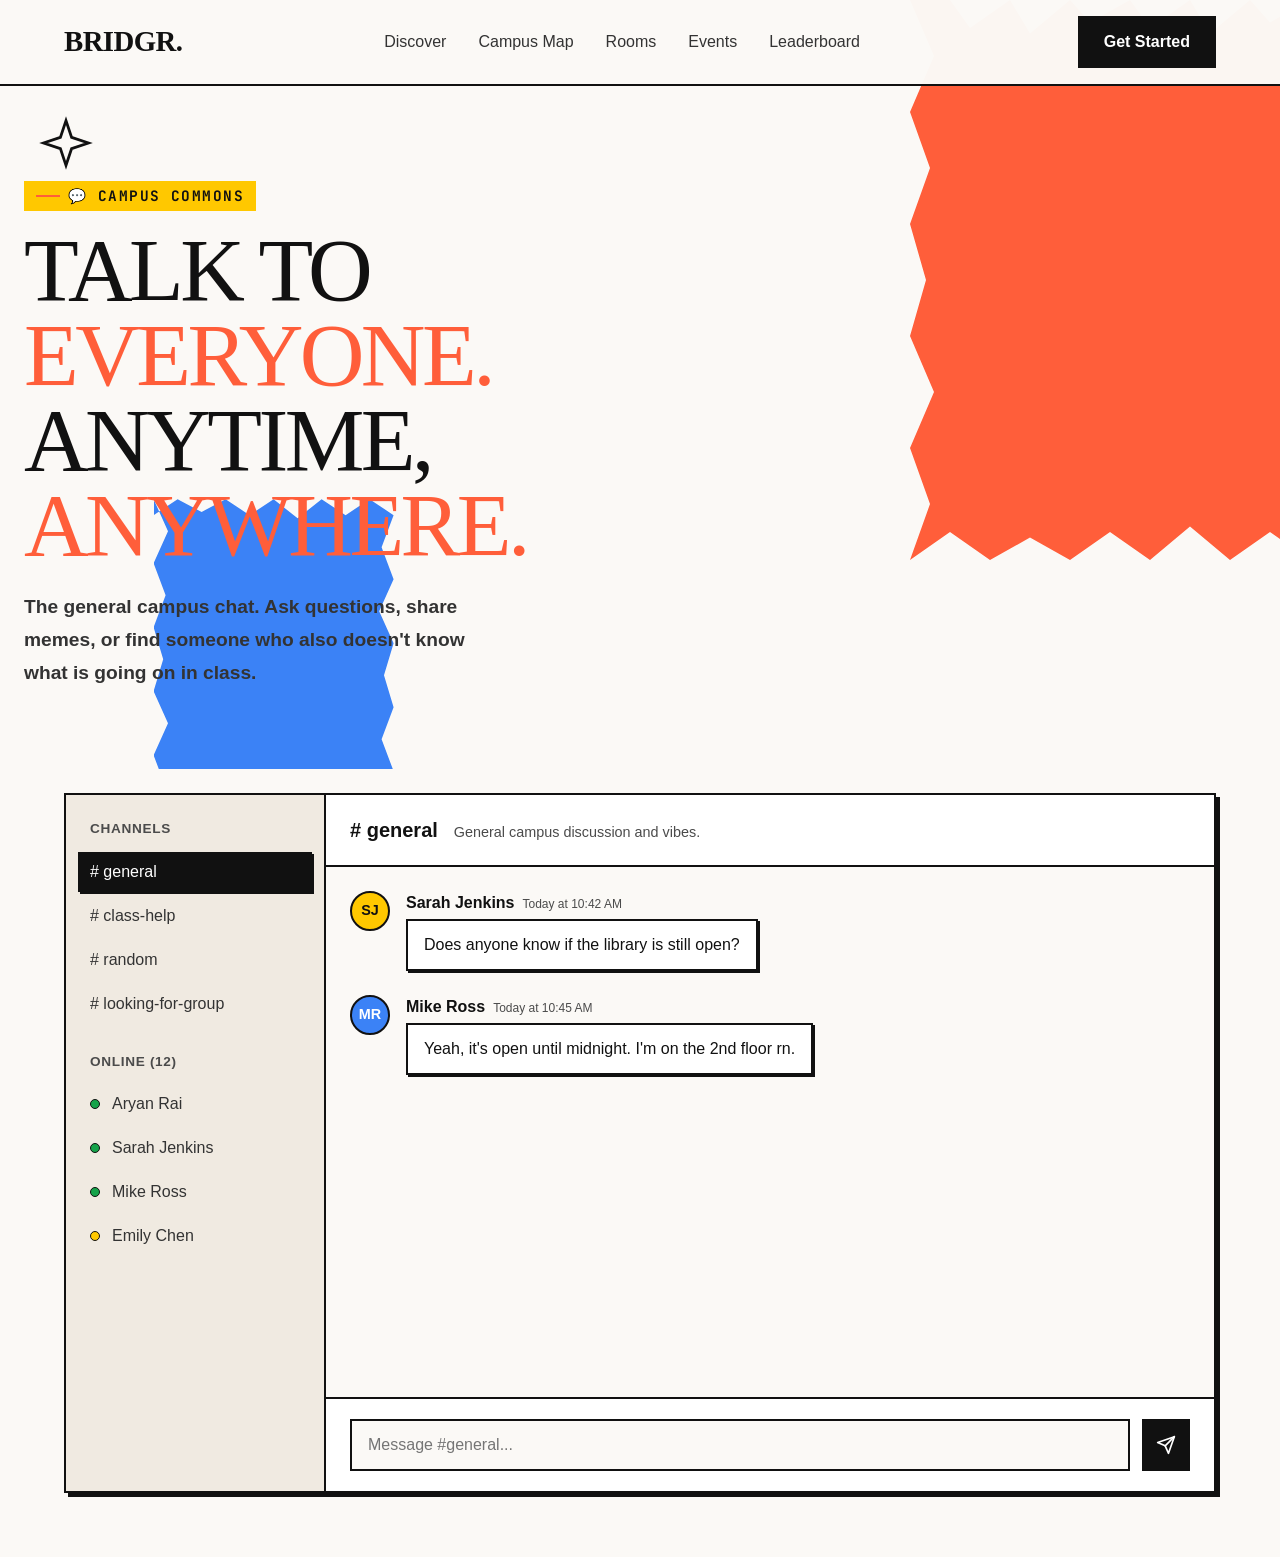
<file: chat.html>
<!DOCTYPE html>
<html lang="en">

<head>
  <meta charset="UTF-8" />
  <link rel="preconnect" href="https://fonts.googleapis.com" />
  <link href="https://fonts.googleapis.com/css2?family=Anton&family=JetBrains+Mono:wght@400;500&display=swap"
    rel="stylesheet" />
  <link href="https://api.fontshare.com/v2/css?f[]=satoshi@400,500,700&display=swap" rel="stylesheet" />
  <meta name="viewport" content="width=device-width,initial-scale=1.0" />
  <title>Campus Chat — Bridgr</title>
  <meta name="description" content="General chat for campus students to connect and solve problems." />

  <link rel="stylesheet" href="css/reset.css" />
  <link rel="stylesheet" href="css/tokens.css" />
  <link rel="stylesheet" href="css/pod.css" />
  <link rel="stylesheet" href="css/styles.css" />
  <link rel="stylesheet" href="css/chat.css" />
</head>

<body>
  <div class="page-loader active" id="pageLoader">
    <div style="display: flex; flex-direction: column; align-items: center;">
      <img src="img/loading_animation.gif" alt="Loading..." class="loader-img">
      <div class="loader-text">Loading.....</div>
    </div>
  </div>

  <nav class="nav scrolled" id="nav">
    <div class="nav-inner">
      <a href="index.html" class="logo">BRIDGR<span class="logo-dot">.</span></a>
      <ul class="nav-links">
        <li><a href="discover.html">Discover</a></li>
        <li><a href="map.html">Campus Map</a></li>
        <li><a href="rooms.html">Rooms</a></li>
        <li><a href="events.html">Events</a></li>
        <li><a href="leaderboard.html">Leaderboard</a></li>
      </ul>
      <div class="nav-actions">
        <a href="login.html" class="nav-avatar" title="Login">AR</a>
        <a href="post.html" class="btn-primary nav-cta">Post a problem</a>
      </div>
    </div>
  </nav>

  <!-- HERO -->
  <section class="events-hero" style="position: relative; overflow: hidden; padding-top: var(--space-2xl); padding-bottom: var(--space-lg);">
    <div class="pod-blob pod-blob-orange" style="width:400px; height:560px; top:0; right:-30px; animation-delay:-2s;"></div>
    <div class="pod-blob pod-blob-blue" style="width:240px; height:320px; bottom:-50px; left:12%; animation-delay:-5s;"></div>
    <div class="pod-star" style="top:15%; left:3%; width:56px; height:56px; animation-duration:18s;">
      <svg viewBox="0 0 100 100" fill="none" stroke="var(--charcoal)" stroke-width="5" stroke-linecap="round" width="56" height="56"><path d="M50 10 L60 40 L90 50 L60 60 L50 90 L40 60 L10 50 L40 40 Z"/></svg>
    </div>

    <div class="pod-split" style="min-height: auto; padding-top:0; padding-bottom:0; align-items: center;">
      <div class="pod-split-left">
        <div class="pod-eyebrow" style="font-size: 0.9rem; font-weight: 700; letter-spacing: 0.1em; color: var(--charcoal); background: var(--yellow); display: inline-flex; padding: 4px 12px; gap: 8px;">💬 CAMPUS COMMONS</div>
        <h1 class="pod-headline">
          Talk to<br/>
          <span class="accent">Everyone.</span><br/>
          Anytime,<br/>
          <span style="color: var(--orange);">Anywhere.</span>
        </h1>
        <p class="pod-subhead" style="font-weight: 700;">
          The general campus chat. Ask questions, share memes, or find someone who also doesn't know what is going on in class.
        </p>
      </div>
    </div>
  </section>

  <main class="chat-main">
    <div class="chat-container">
      <div class="chat-sidebar">
        <div class="chat-sidebar-header">
          <h3>Channels</h3>
        </div>
        <ul class="chat-channels">
          <li class="active"># general</li>
          <li># class-help</li>
          <li># random</li>
          <li># looking-for-group</li>
        </ul>
        <div class="chat-sidebar-header" style="margin-top: 24px;">
          <h3>Online (12)</h3>
        </div>
        <ul class="chat-users" id="chatUsers">
          <li><span class="status online"></span> Aryan Rai</li>
          <li><span class="status online"></span> Sarah Jenkins</li>
          <li><span class="status online"></span> Mike Ross</li>
          <li><span class="status idle"></span> Emily Chen</li>
        </ul>
      </div>

      <div class="chat-area">
        <div class="chat-header">
          <h2># general</h2>
          <span class="chat-topic">General campus discussion and vibes.</span>
        </div>
        
        <div class="chat-messages" id="chatMessages">
          <div class="message">
            <div class="msg-avatar" style="background: var(--yellow);">SJ</div>
            <div class="msg-content">
              <div class="msg-header">
                <span class="msg-name">Sarah Jenkins</span>
                <span class="msg-time">Today at 10:42 AM</span>
              </div>
              <div class="msg-text">Does anyone know if the library is still open?</div>
            </div>
          </div>

          <div class="message">
            <div class="msg-avatar" style="background: var(--blue); color: white;">MR</div>
            <div class="msg-content">
              <div class="msg-header">
                <span class="msg-name">Mike Ross</span>
                <span class="msg-time">Today at 10:45 AM</span>
              </div>
              <div class="msg-text">Yeah, it's open until midnight. I'm on the 2nd floor rn.</div>
            </div>
          </div>
          
        </div>

        <div class="chat-input-area">
          <form id="chatForm">
            <input type="text" id="chatInput" placeholder="Message #general..." autocomplete="off" />
            <button type="submit" class="btn-chat-send">
              <svg width="20" height="20" viewBox="0 0 24 24" fill="none" stroke="currentColor" stroke-width="2" stroke-linecap="round" stroke-linejoin="round"><line x1="22" y1="2" x2="11" y2="13"></line><polygon points="22 2 15 22 11 13 2 9 22 2"></polygon></svg>
            </button>
          </form>
        </div>
      </div>
    </div>
  </main>

  <script src="js/chat.js"></script>
  <script src="js/auth.js"></script>
  <script src="js/transitions.js"></script>
</body>
</html>
</file>
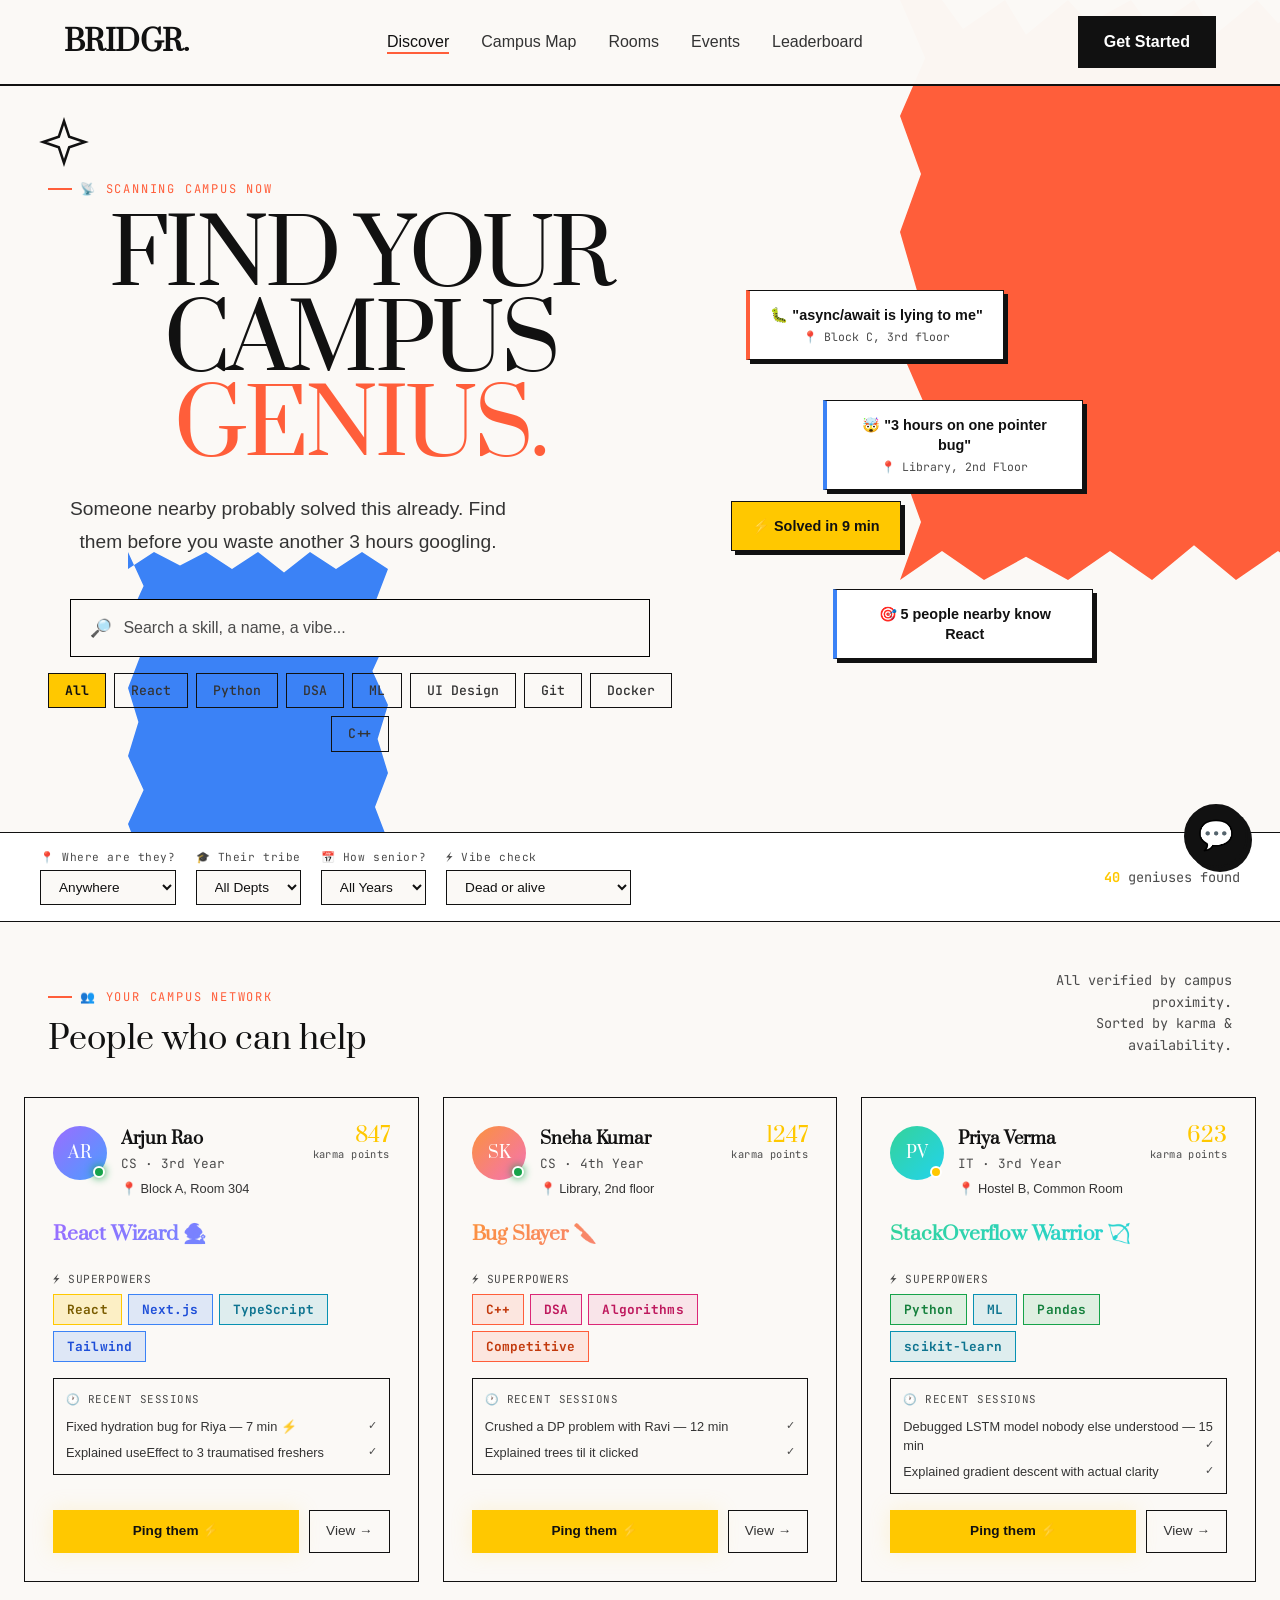
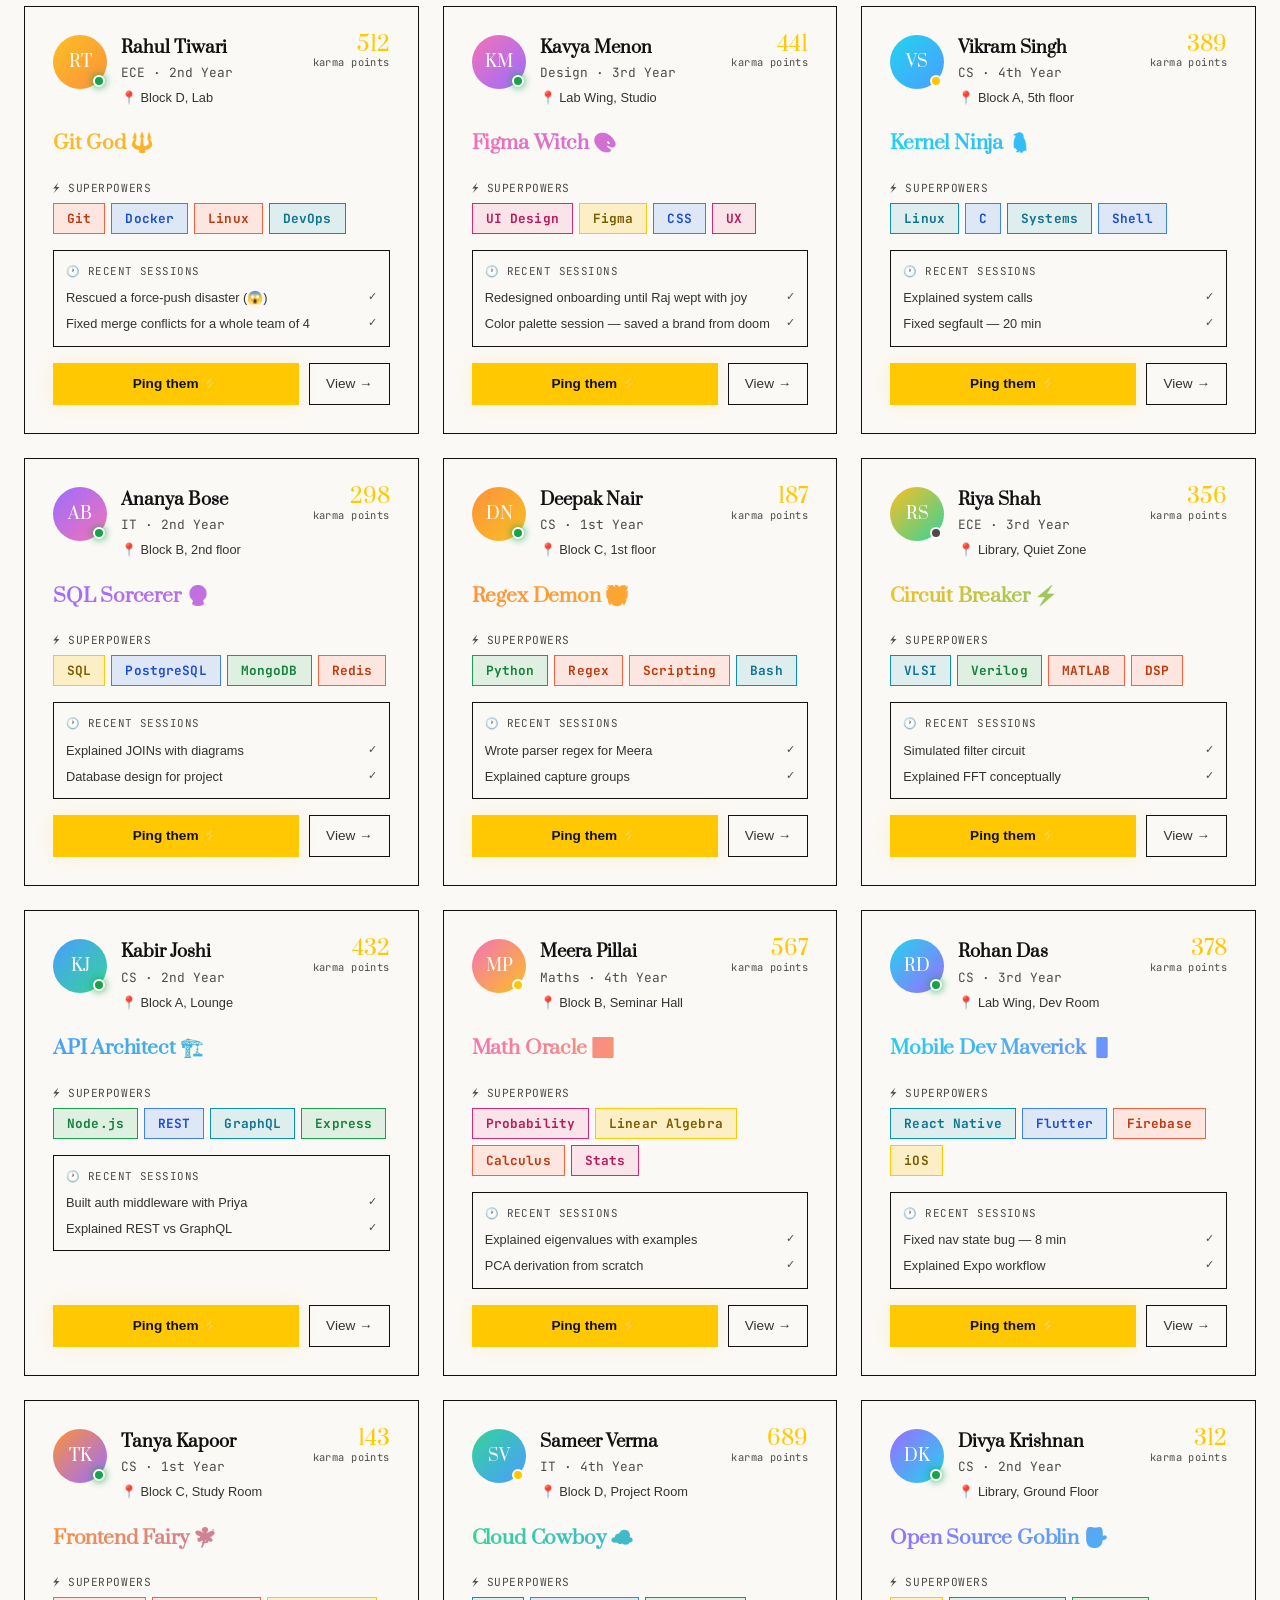
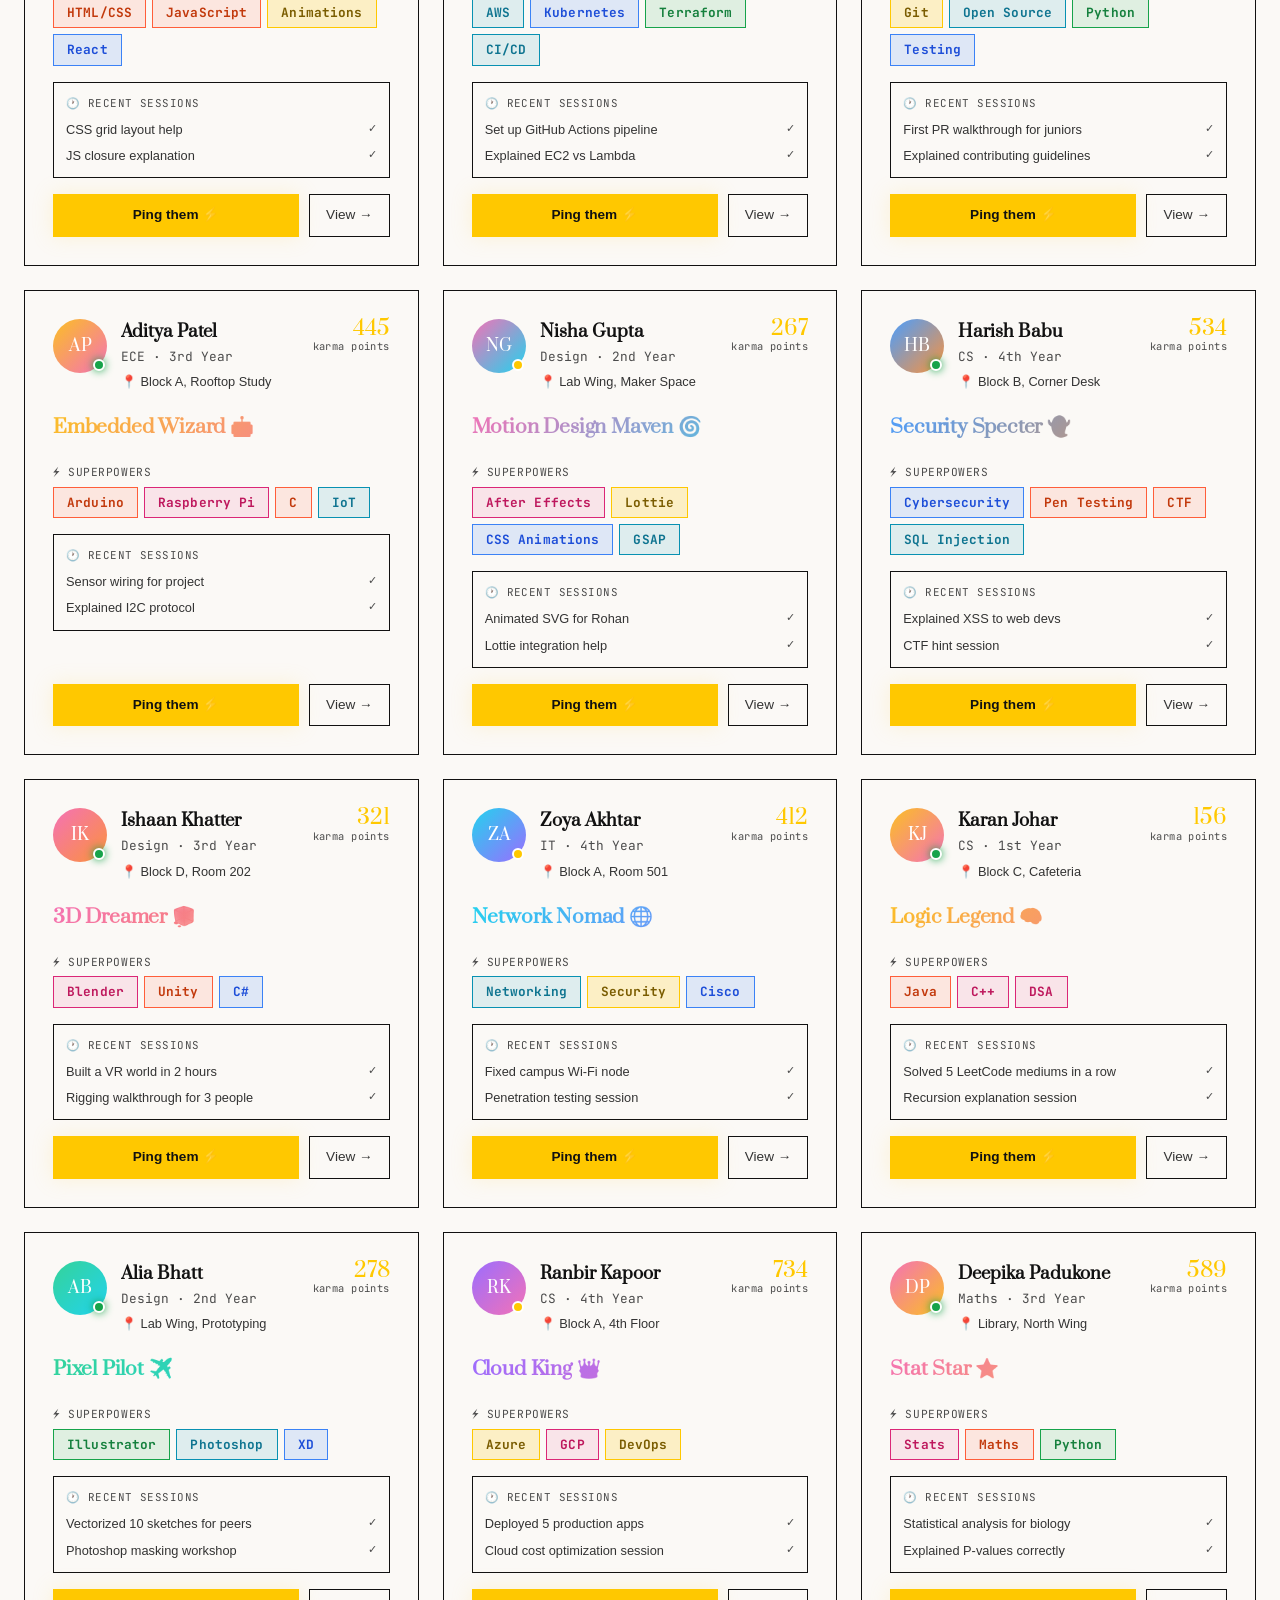
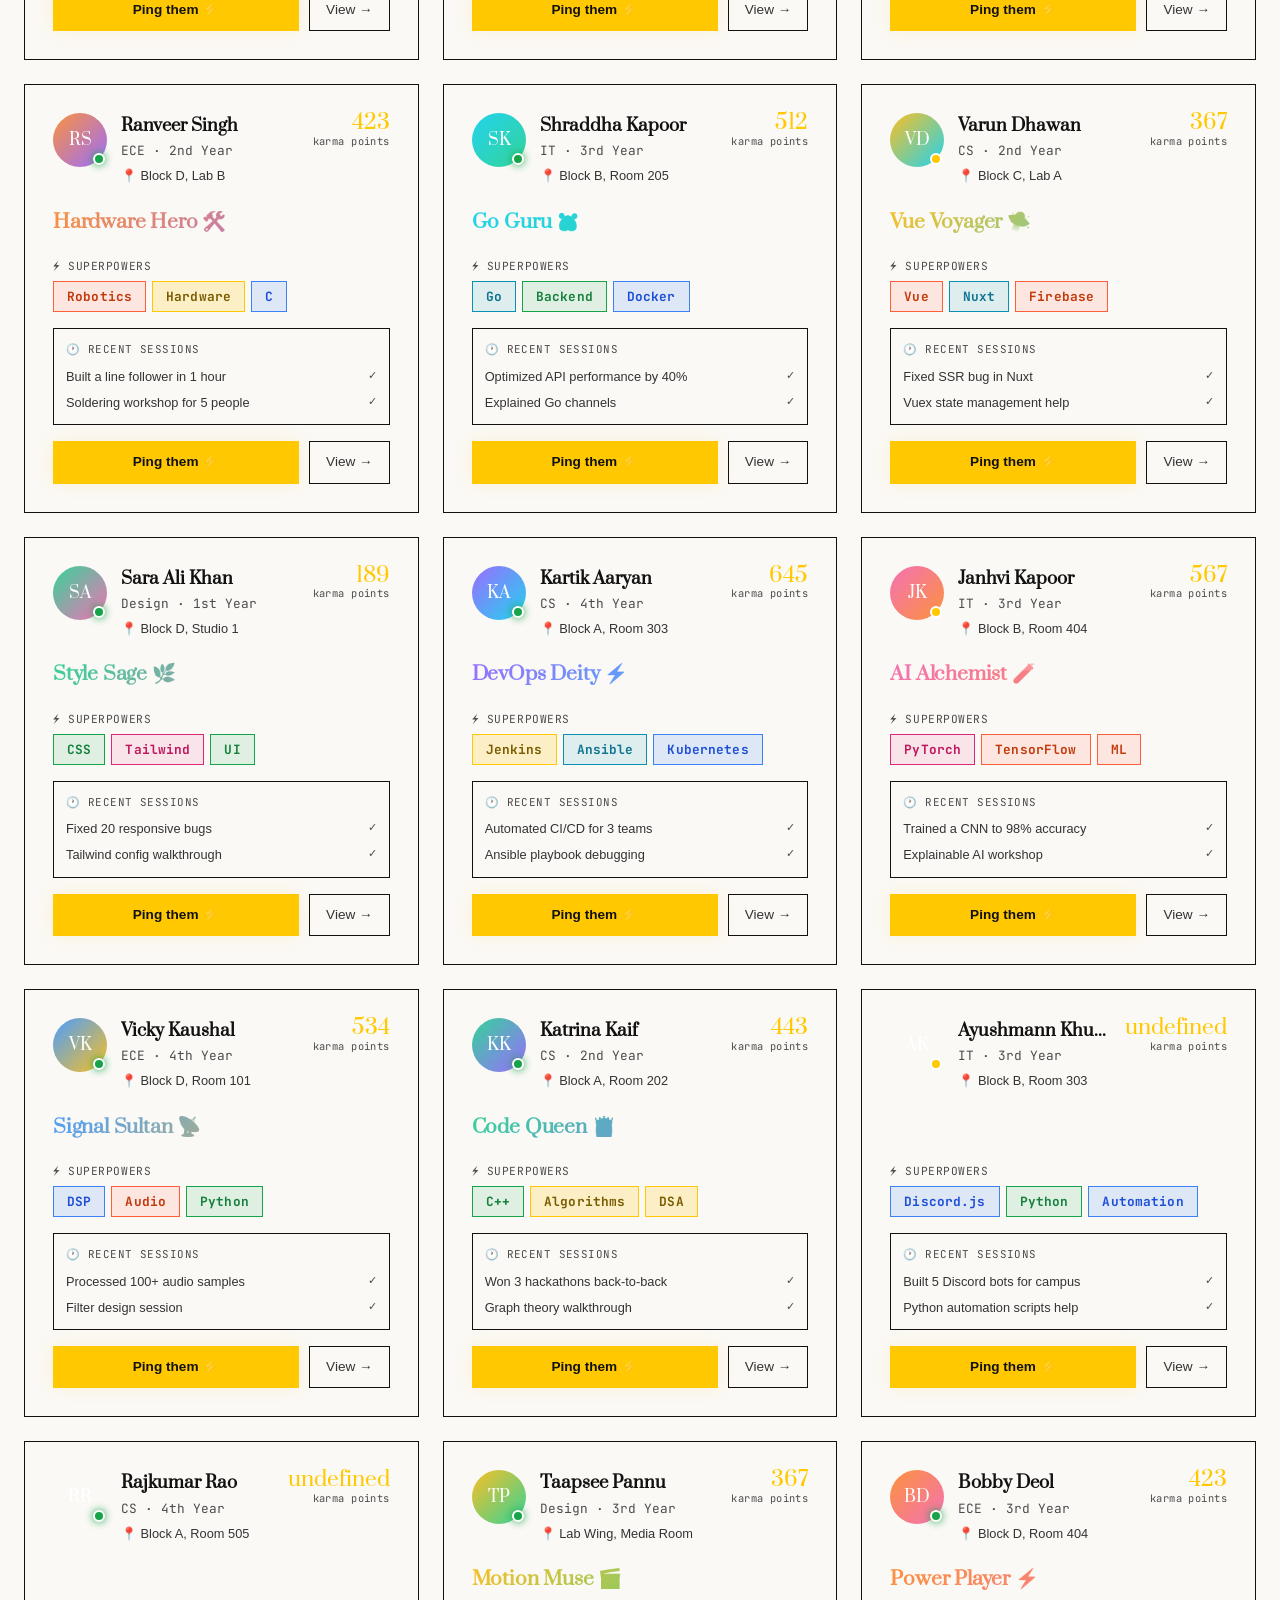
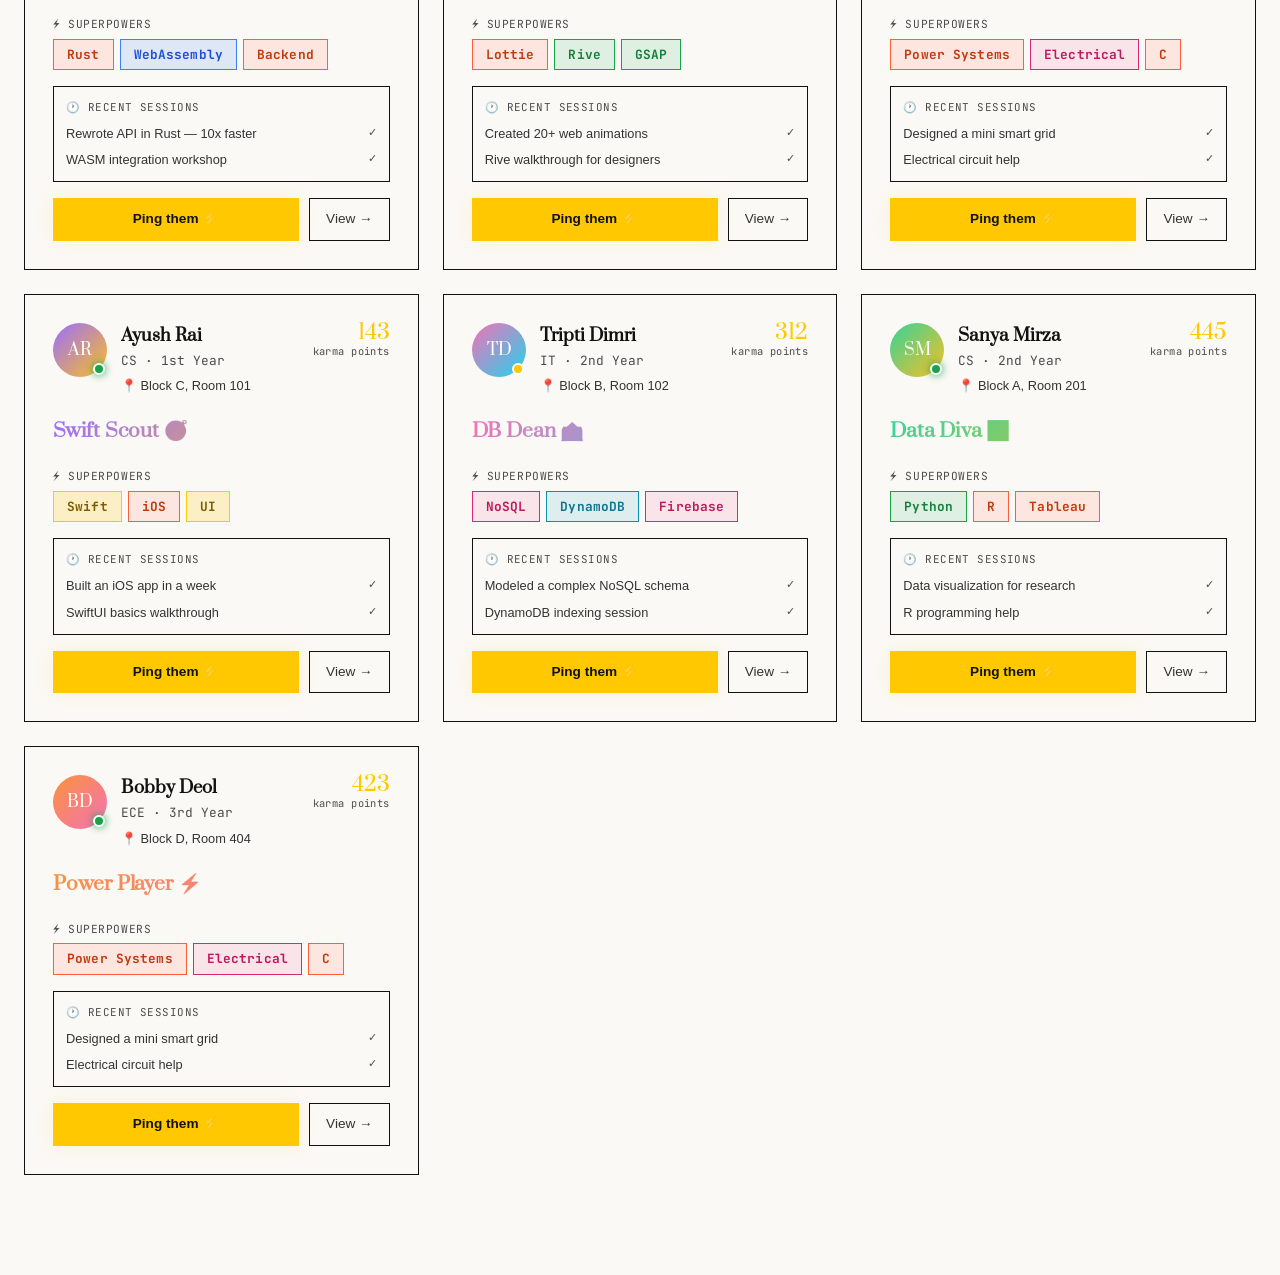
<file: discover.html>
<!DOCTYPE html>
<html lang="en">

<head>
  <meta charset="UTF-8" />
  <link rel="preconnect" href="https://fonts.googleapis.com" />
  <link href="https://fonts.googleapis.com/css2?family=Prata&family=JetBrains+Mono:wght@400;500&display=swap" rel="stylesheet" />
  <link href="https://api.fontshare.com/v2/css?f[]=satoshi@400,500,700&display=swap" rel="stylesheet" />
  <meta name="viewport" content="width=device-width,initial-scale=1.0" />
  <title>Find Your People — Bridgr</title>
  <meta name="description" content="Someone on your campus already knows the answer. Find them before you lose your mind." />
  <link rel="stylesheet" href="css/reset.css" />
  <link rel="stylesheet" href="css/tokens.css" />
  <link rel="stylesheet" href="css/pod.css" />
  <link rel="stylesheet" href="css/discover.css" />
</head>

<body class="pod-page">
  <div class="page-loader active" id="pageLoader">
    <div style="display: flex; flex-direction: column; align-items: center;">
      <img src="img/loading_animation.gif" alt="Loading..." class="loader-img">
      <div class="loader-text">Loading.....</div>
    </div>
  </div>

  <!-- NAV -->
  <nav class="nav scrolled" id="nav">
    <div class="nav-inner">
      <a href="index.html" class="logo">BRIDGR<span class="logo-dot">.</span></a>
      <ul class="nav-links">
        <li><a href="discover.html" class="nav-active">Discover</a></li>
        <li><a href="map.html">Campus Map</a></li>
        <li><a href="rooms.html">Rooms</a></li>
        <li><a href="events.html">Events</a></li>
        <li><a href="leaderboard.html">Leaderboard</a></li>
      </ul>
      <div class="nav-actions">
        <a href="login.html" class="nav-avatar" title="Login">AR</a>
        <a href="post.html" class="btn-primary nav-cta">Post a problem</a>
      </div>
    </div>
  </nav>

  <!-- ═══════════════════════════════════════════════
       HERO SECTION
       PRINCIPLES: Contrast, Hierarchy, Balance, Repetition
  ═══════════════════════════════════════════════ -->
  <section class="disc-hero" style="position:relative; overflow:hidden; padding-top: var(--space-2xl); padding-bottom: var(--space-lg);">

    <!-- REPETITION: Orange blob (same as landing page) -->
    <div class="pod-blob pod-blob-orange" style="width:420px; height:580px; top:0; right:-40px; z-index:0; animation-delay:-2s;"></div>
    <!-- REPETITION: Blue blob (same as landing page) -->
    <div class="pod-blob pod-blob-blue" style="width:260px; height:340px; bottom:-60px; left:10%; animation-delay:-5s;"></div>
    <!-- REPETITION: Yellow star accent -->
    <div class="pod-star" style="top:14%; left:3%; width:52px; height:52px;">
      <svg viewBox="0 0 100 100" fill="none" stroke="var(--charcoal)" stroke-width="5" stroke-linecap="round" width="52" height="52">
        <path d="M50 10 L60 40 L90 50 L60 60 L50 90 L40 60 L10 50 L40 40 Z"/>
      </svg>
    </div>

    <!-- BALANCE: Asymmetric split — type-heavy left, visual right -->
    <div class="pod-split" style="min-height: auto; align-items: center; padding-top: 0; padding-bottom: 0;">

      <!-- LEFT: Hierarchy — dominant headline, smaller subtext -->
      <div class="pod-split-left">
        <!-- CONTRAST: Mono eyebrow vs giant serif headline -->
        <div class="pod-eyebrow">📡 scanning campus now</div>

        <!-- HIERARCHY: Largest element on the page -->
        <h1 class="pod-headline" style="margin-bottom: 24px;">
          Find your<br/>
          campus<br/>
          <span class="accent">genius.</span>
        </h1>

        <!-- HIERARCHY: Smaller, lighter body text -->
        <p class="pod-subhead" style="margin-bottom: 40px;">
          Someone nearby probably solved this already. Find them before you waste another 3 hours googling.
        </p>

        <!-- PROXIMITY: Search grouped tightly with chips below it -->
        <div class="search-wrap">
          <div class="search-box">
            <span class="search-icon">🔎</span>
            <input type="text" id="searchInput" class="search-input" placeholder="Search a skill, a name, a vibe..." />
            <button class="search-clear" id="clearBtn" aria-label="clear">✕</button>
          </div>
          <div class="quick-chips" id="quickChips">
            <button class="chip active" data-skill="all">All</button>
            <button class="chip" data-skill="React">React</button>
            <button class="chip" data-skill="Python">Python</button>
            <button class="chip" data-skill="DSA">DSA</button>
            <button class="chip" data-skill="ML">ML</button>
            <button class="chip" data-skill="UI Design">UI Design</button>
            <button class="chip" data-skill="Git">Git</button>
            <button class="chip" data-skill="Docker">Docker</button>
            <button class="chip" data-skill="C++">C++</button>
          </div>
        </div>
      </div>

      <!-- RIGHT: Floating note cards (REPETITION from landing page) -->
      <div class="pod-split-right" style="min-height: 440px;">
        <!-- REPETITION: Same float-note style as landing page hero -->
        <div class="pod-note accent-orange" style="--note-rot:-2deg; top:10%; left:5%; animation-delay:0s;">
          🐛 "async/await is lying to me"
          <small>📍 Block C, 3rd floor</small>
        </div>
        <div class="pod-note accent-blue" style="--note-rot:1.5deg; top:35%; left:20%; animation-delay:-1.2s;">
          🤯 "3 hours on one pointer bug"
          <small>📍 Library, 2nd Floor</small>
        </div>
        <div class="pod-note" style="--note-rot:-1deg; top:58%; left:2%; animation-delay:-2.4s; background:var(--yellow); border-color:var(--charcoal);">
          ⚡ Solved in 9 min
        </div>
        <div class="pod-note accent-blue" style="--note-rot:2deg; top:78%; left:22%; animation-delay:-3.5s;">
          🎯 5 people nearby know React
        </div>
      </div>

    </div>
  </section>

  <!-- WHITESPACE: Visual breathing room before filter bar -->

  <!-- FILTER BAR: ALIGNMENT — all filters on same baseline -->
  <div class="filter-bar" id="filterBar">
    <div class="filter-inner">
      <div class="filter-group">
        <label class="filter-label">📍 Where are they?</label>
        <select class="filter-select" id="buildingFilter">
          <option value="all">Anywhere</option>
          <option value="Block A">Block A</option>
          <option value="Block B">Block B</option>
          <option value="Block C">Block C</option>
          <option value="Block D">Block D</option>
          <option value="Library">Library</option>
          <option value="Hostel B">Hostel B</option>
          <option value="Lab Wing">Lab Wing</option>
        </select>
      </div>
      <div class="filter-group">
        <label class="filter-label">🎓 Their tribe</label>
        <select class="filter-select" id="deptFilter">
          <option value="all">All Depts</option>
          <option value="CS">CS</option>
          <option value="ECE">ECE</option>
          <option value="IT">IT</option>
          <option value="Maths">Maths</option>
          <option value="Design">Design</option>
        </select>
      </div>
      <div class="filter-group">
        <label class="filter-label">📅 How senior?</label>
        <select class="filter-select" id="yearFilter">
          <option value="all">All Years</option>
          <option value="1">1st Year</option>
          <option value="2">2nd Year</option>
          <option value="3">3rd Year</option>
          <option value="4">4th Year</option>
        </select>
      </div>
      <div class="filter-group">
        <label class="filter-label">⚡ Vibe check</label>
        <select class="filter-select" id="statusFilter">
          <option value="all">Dead or alive</option>
          <option value="available">Free right now 🟢</option>
          <option value="busy">Interrupt them anyway</option>
        </select>
      </div>
      <div class="filter-meta" id="filterMeta"><strong id="countLabel">18</strong> geniuses found</div>
    </div>
  </div>

  <!-- ═══════════════════════════════════════════════
       STUDENT GRID
       PRINCIPLES: Rhythm, Proximity, Repetition
  ═══════════════════════════════════════════════ -->
  <main class="disc-main">
    <div class="pod-container">
      <!-- ALIGNMENT: section intro aligned consistently -->
      <div class="pod-section-intro" style="margin-bottom: 40px;">
        <div>
          <div class="pod-eyebrow">👥 your campus network</div>
          <div style="font-family: var(--font-display); font-size: 2rem; line-height:1.1;">People who can help</div>
        </div>
        <div class="pod-section-intro-right">
          All verified by campus proximity.<br/>Sorted by karma & availability.
        </div>
      </div>

      <!-- RHYTHM: Student cards with stagger on even children -->
      <div class="student-grid" id="studentGrid"></div>
      <div class="empty-state" id="emptyState" style="display:none">
        <div class="empty-icon">🫠</div>
        <h3>Nobody? Really?</h3>
        <p>Either that skill doesn't exist here, or they're hiding. Try something else — or just ask a random CS student, works 40% of the time.</p>
      </div>
    </div>
  </main>

  <!-- MESSAGE MODAL -->
  <div class="modal-backdrop" id="modalBackdrop">
    <div class="modal" id="modal">
      <button class="modal-close" id="modalClose">✕</button>
      <div class="modal-avatar" id="modalAvatar"></div>
      <div class="modal-name" id="modalName"></div>
      <div class="modal-role" id="modalRole"></div>
      <textarea class="modal-msg" id="modalMsg" placeholder="Hey! I'm completely lost on something you probably solved in 10 minutes." rows="4"></textarea>
      <button class="btn-primary modal-send" id="modalSend">Fire the ping ⚡</button>
      <p class="modal-hint">They'll get buzzed on campus. Replying is optional but their karma points depend on it 👀</p>
    </div>
  </div>

  <script src="js/discover.js"></script>
  <script src="js/auth.js"></script>
<script src="js/transitions.js"></script>
</body>

</html>
</file>
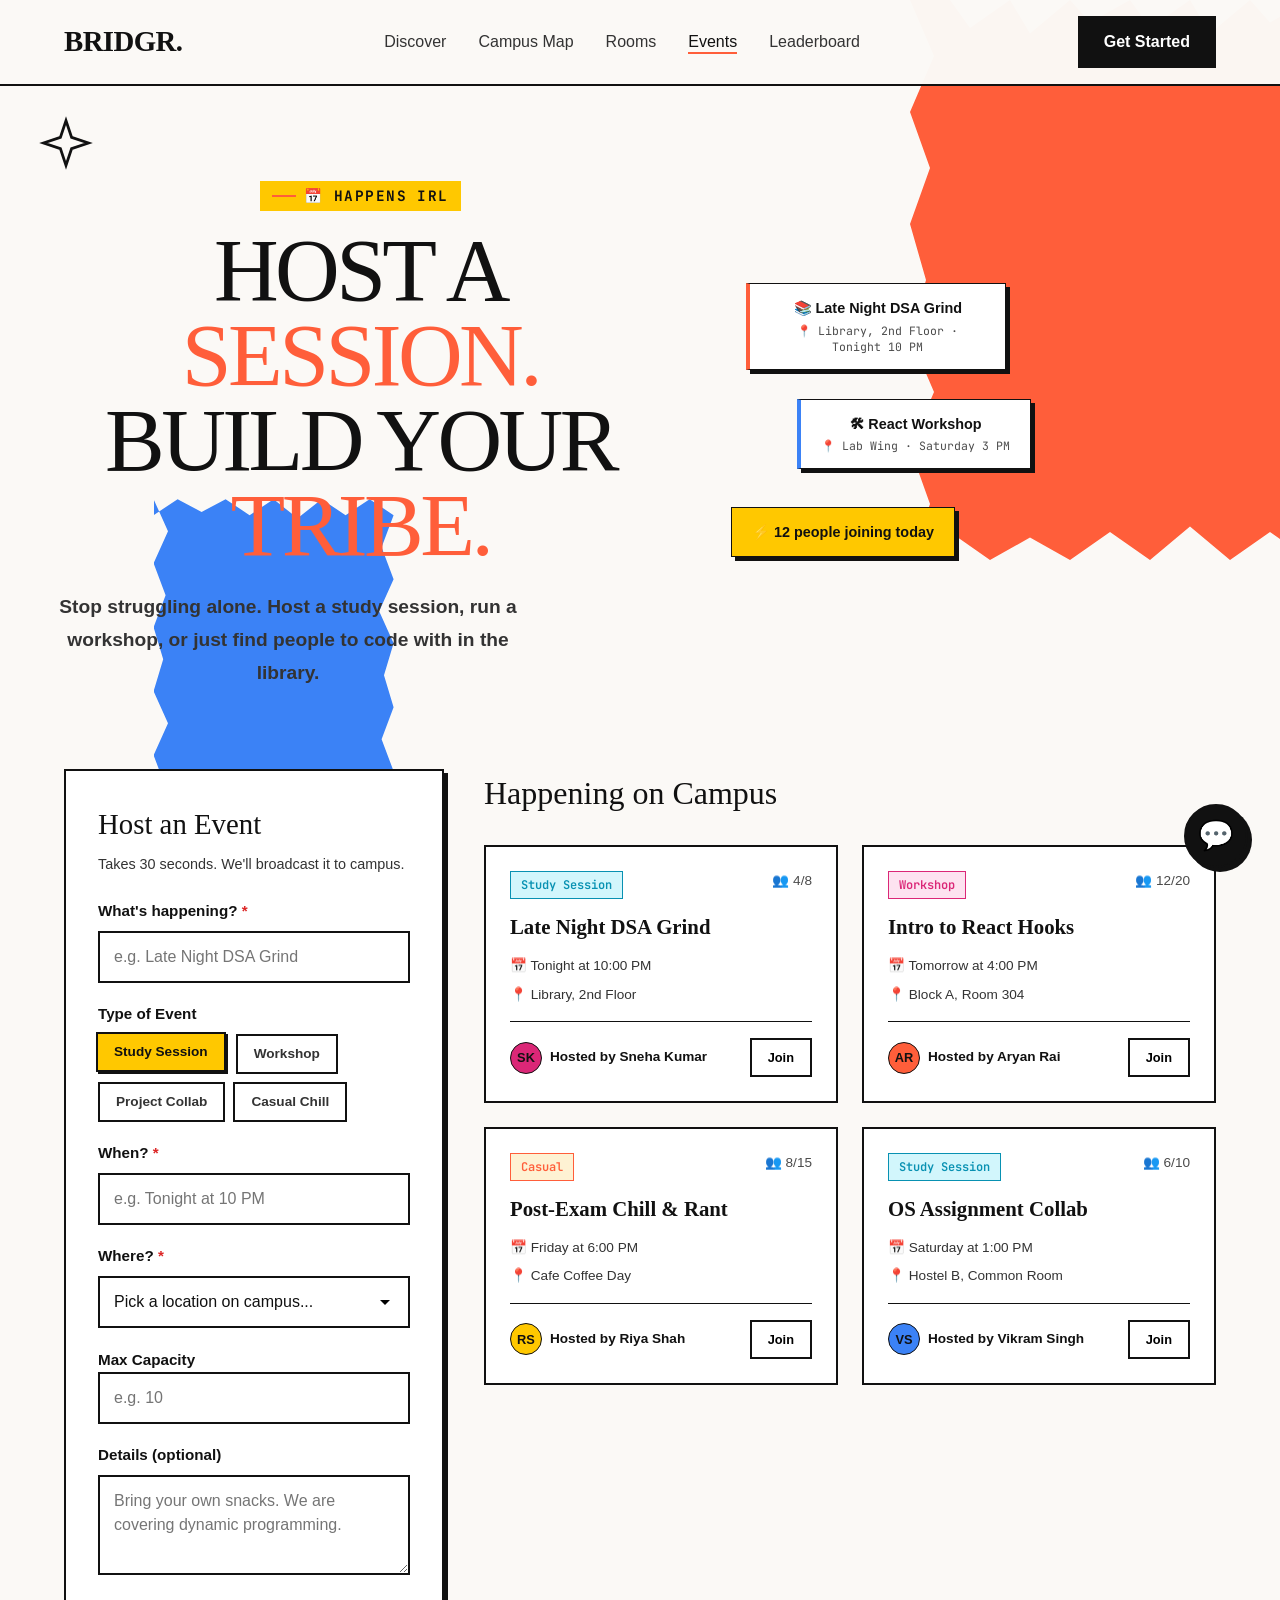
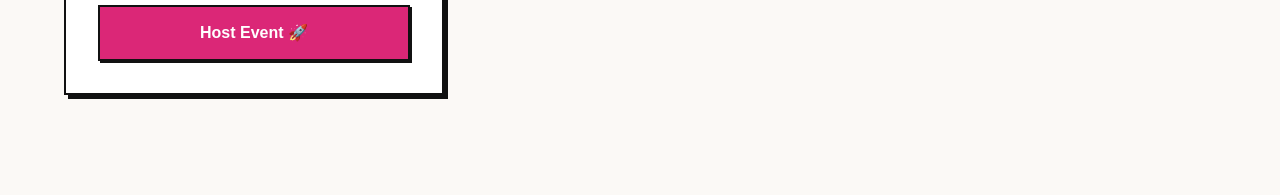
<file: events.html>
<!DOCTYPE html>
<html lang="en">

<head>
  <meta charset="UTF-8" />
  <link rel="preconnect" href="https://fonts.googleapis.com" />
  <link href="https://fonts.googleapis.com/css2?family=Anton&family=JetBrains+Mono:wght@400;500&display=swap"
    rel="stylesheet" />
  <link href="https://api.fontshare.com/v2/css?f[]=satoshi@400,500,700&display=swap" rel="stylesheet" />
  <meta name="viewport" content="width=device-width,initial-scale=1.0" />
  <title>Events & Sessions — Bridgr</title>
  <meta name="description" content="Host a study session or event on campus. Find your tribe." />

  <link rel="stylesheet" href="css/reset.css" />
  <link rel="stylesheet" href="css/tokens.css" />
  <link rel="stylesheet" href="css/pod.css" />
  <link rel="stylesheet" href="css/styles.css" />
  <link rel="stylesheet" href="css/events.css" />
</head>

<body>
  <div class="page-loader active" id="pageLoader">
    <div style="display: flex; flex-direction: column; align-items: center;">
      <img src="img/loading_animation.gif" alt="Loading..." class="loader-img">
      <div class="loader-text">Loading.....</div>
    </div>
  </div>

  <nav class="nav scrolled" id="nav">
    <div class="nav-inner">
      <a href="index.html" class="logo">BRIDGR<span class="logo-dot">.</span></a>
      <ul class="nav-links">
        <li><a href="discover.html">Discover</a></li>
        <li><a href="map.html">Campus Map</a></li>
        <li><a href="rooms.html">Rooms</a></li>
        <li><a href="events.html" class="nav-active">Events</a></li>
        <li><a href="leaderboard.html">Leaderboard</a></li>
      </ul>
      <div class="nav-actions">
        <a href="login.html" class="nav-avatar" title="Login">AR</a>
        <a href="post.html" class="btn-primary nav-cta">Post a problem</a>
      </div>
    </div>
  </nav>

  <!-- HERO — Principles: Hierarchy, Balance, Repetition, Contrast -->
  <section class="events-hero" style="position: relative; overflow: hidden; padding-top: var(--space-2xl); padding-bottom: var(--space-lg);">
    <!-- REPETITION: Same orange/blue blobs as all other pages -->
    <div class="pod-blob pod-blob-orange" style="width:400px; height:560px; top:0; right:-30px; animation-delay:-2s;"></div>
    <div class="pod-blob pod-blob-blue" style="width:240px; height:320px; bottom:-50px; left:12%; animation-delay:-5s;"></div>
    <!-- REPETITION: Rotating star -->
    <div class="pod-star" style="top:15%; left:3%; width:56px; height:56px; animation-duration:18s;">
      <svg viewBox="0 0 100 100" fill="none" stroke="var(--charcoal)" stroke-width="5" stroke-linecap="round" width="56" height="56"><path d="M50 10 L60 40 L90 50 L60 60 L50 90 L40 60 L10 50 L40 40 Z"/></svg>
    </div>

    <!-- BALANCE: Left text, right visual -->
    <div class="pod-split" style="min-height: auto; padding-top:0; padding-bottom:0; align-items: center;">
      <div class="pod-split-left">
        <div class="pod-eyebrow" style="font-size: 0.9rem; font-weight: 700; letter-spacing: 0.1em; color: var(--charcoal); background: var(--yellow); display: inline-flex; padding: 4px 12px; gap: 8px;">📅 HAPPENS IRL</div>
        <h1 class="pod-headline">
          Host a<br/>
          <span class="accent">Session.</span><br/>
          Build your<br/>
          <span style="color: var(--orange);">Tribe.</span>
        </h1>
        <p class="pod-subhead" style="font-weight: 700;">
          Stop struggling alone. Host a study session, run a workshop, or just find people to code with in the library.
        </p>
      </div>
      <div class="pod-split-right" style="min-height: 360px;">
        <!-- REPETITION: Floating note cards -->
        <div class="pod-note accent-orange" style="--note-rot:-2deg; top:8%; left:5%; animation-delay:0s;">
          📚 Late Night DSA Grind
          <small>📍 Library, 2nd Floor · Tonight 10 PM</small>
        </div>
        <div class="pod-note accent-blue" style="--note-rot:1.5deg; top:40%; left:15%; animation-delay:-2s;">
          🛠 React Workshop
          <small>📍 Lab Wing · Saturday 3 PM</small>
        </div>
        <div class="pod-note" style="--note-rot:-1deg; top:70%; left:2%; animation-delay:-4s; background: var(--yellow); border-color: var(--charcoal);">
          ⚡ 12 people joining today
        </div>
      </div>
    </div>
  </section>


  <main class="events-main">

    <!-- LEFT: HOST FORM -->
    <aside class="host-section">
      <form class="host-card" id="hostEventForm">
        <h2 class="host-title">Host an Event</h2>
        <p class="host-sub">Takes 30 seconds. We'll broadcast it to campus.</p>

        <div class="field-group">
          <label class="field-label" for="evTitle">What's happening? <span class="req">*</span></label>
          <input type="text" id="evTitle" class="field-input" placeholder="e.g. Late Night DSA Grind" required />
        </div>

        <div class="field-group">
          <label class="field-label">Type of Event</label>
          <div class="type-chips">
            <div class="type-chip active">Study Session</div>
            <div class="type-chip">Workshop</div>
            <div class="type-chip">Project Collab</div>
            <div class="type-chip">Casual Chill</div>
          </div>
        </div>

        <div class="field-group">
          <label class="field-label" for="evDate">When? <span class="req">*</span></label>
          <input type="text" id="evDate" class="field-input" placeholder="e.g. Tonight at 10 PM" required />
        </div>

        <div class="field-group">
          <label class="field-label" for="evLocation">Where? <span class="req">*</span></label>
          <select id="evLocation" class="field-input" required>
            <option value="" disabled selected>Pick a location on campus...</option>
            <option value="Library, 1st Floor">Library, 1st Floor</option>
            <option value="Library, 2nd Floor">Library, 2nd Floor</option>
            <option value="Block A, Study Room">Block A, Study Room</option>
            <option value="Block B, Empty Classroom">Block B, Empty Classroom</option>
            <option value="Hostel B, Common Room">Hostel B, Common Room</option>
            <option value="Lab Wing, Maker Space">Lab Wing, Maker Space</option>
            <option value="Campus Cafe">Campus Cafe</option>
            <option value="Online (Discord/Zoom)">Online (Discord/Zoom)</option>
            <option value="Other (specify in details)">Other (specify in details)</option>
          </select>
        </div>

        <div class="field-group" style="display:flex; gap:16px; flex-direction:row;">
          <div style="flex:1;">
            <label class="field-label" for="evCapacity">Max Capacity</label>
            <input type="number" id="evCapacity" class="field-input" placeholder="e.g. 10" min="2" max="100" />
          </div>
        </div>

        <div class="field-group">
          <label class="field-label" for="evDesc">Details (optional)</label>
          <textarea id="evDesc" class="field-input" rows="3"
            placeholder="Bring your own snacks. We are covering dynamic programming."></textarea>
        </div>

        <button type="submit" class="btn-host">Host Event 🚀</button>
      </form>
    </aside>

    <!-- RIGHT: UPCOMING EVENTS -->
    <section class="events-list-wrap">
      <h2 class="grid-title">Happening on Campus</h2>
      <div class="events-grid" id="eventsGrid">
        <!-- Injected via JS -->
      </div>
    </section>

  </main>

  <!-- SUCCESS MODAL -->
  <div class="success-modal" id="successModal">
    <div class="sm-content">
      <div class="sm-icon">🎉</div>
      <h2 class="sm-title">Event Hosted!</h2>
      <p class="sm-sub">Your session is now live on campus. Check the grid to see it.</p>
      <button class="btn-primary sm-btn" id="closeSm">Awesome</button>
    </div>
  </div>

  <script src="js/events.js"></script>
  <script src="js/auth.js"></script>
<script src="js/transitions.js"></script>
</body>

</html>
</file>
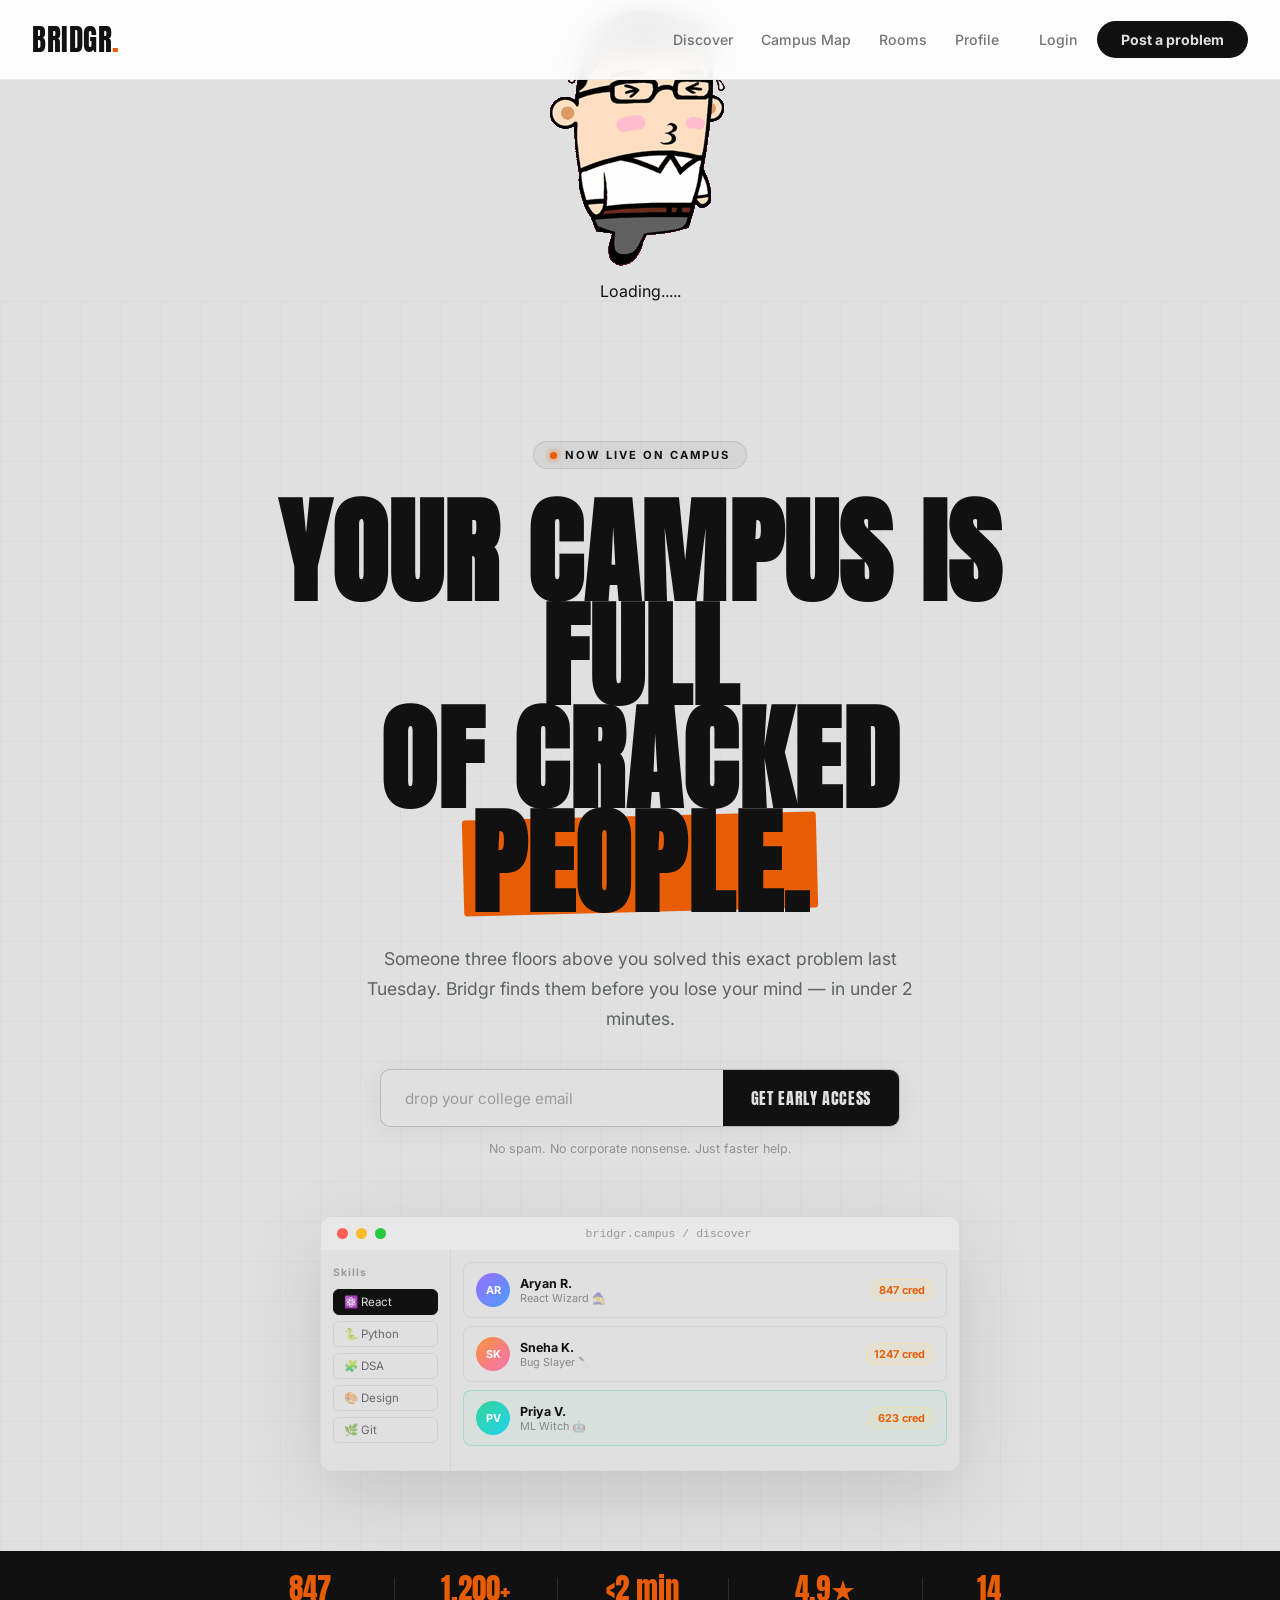
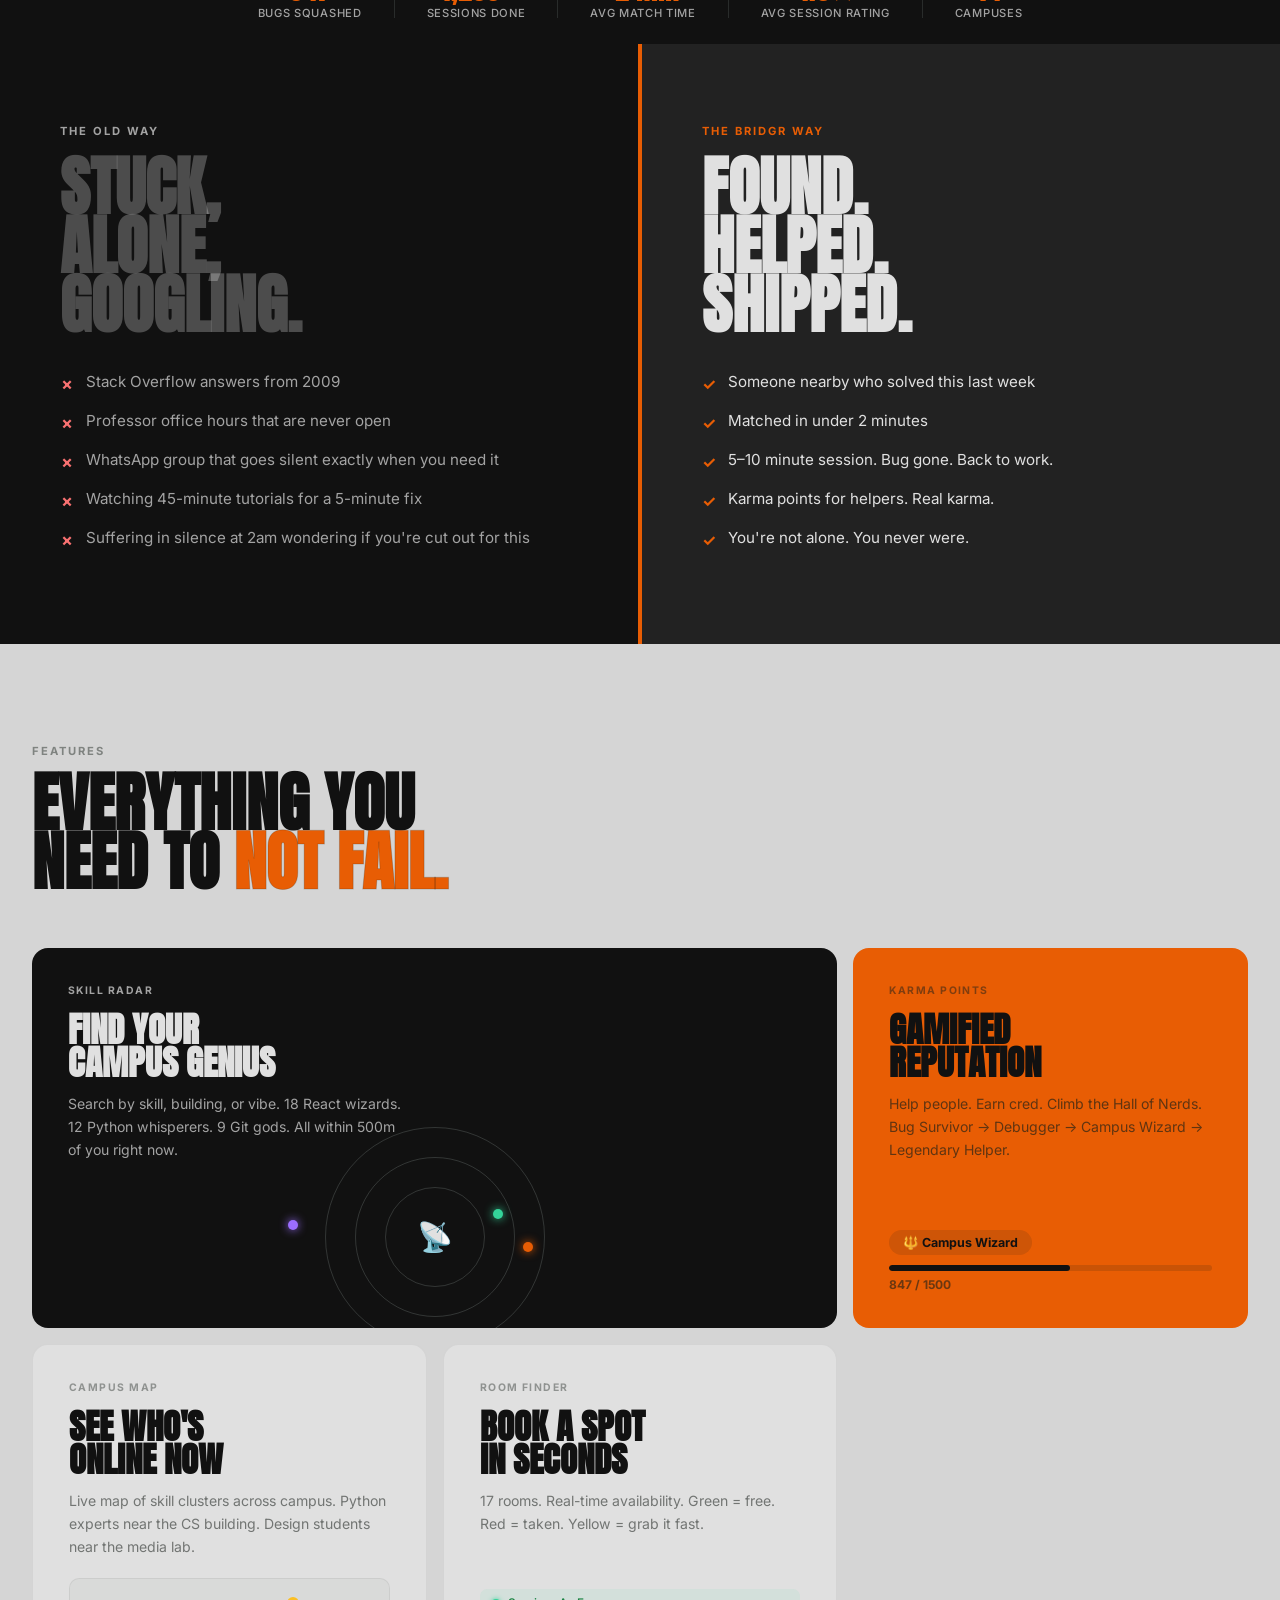
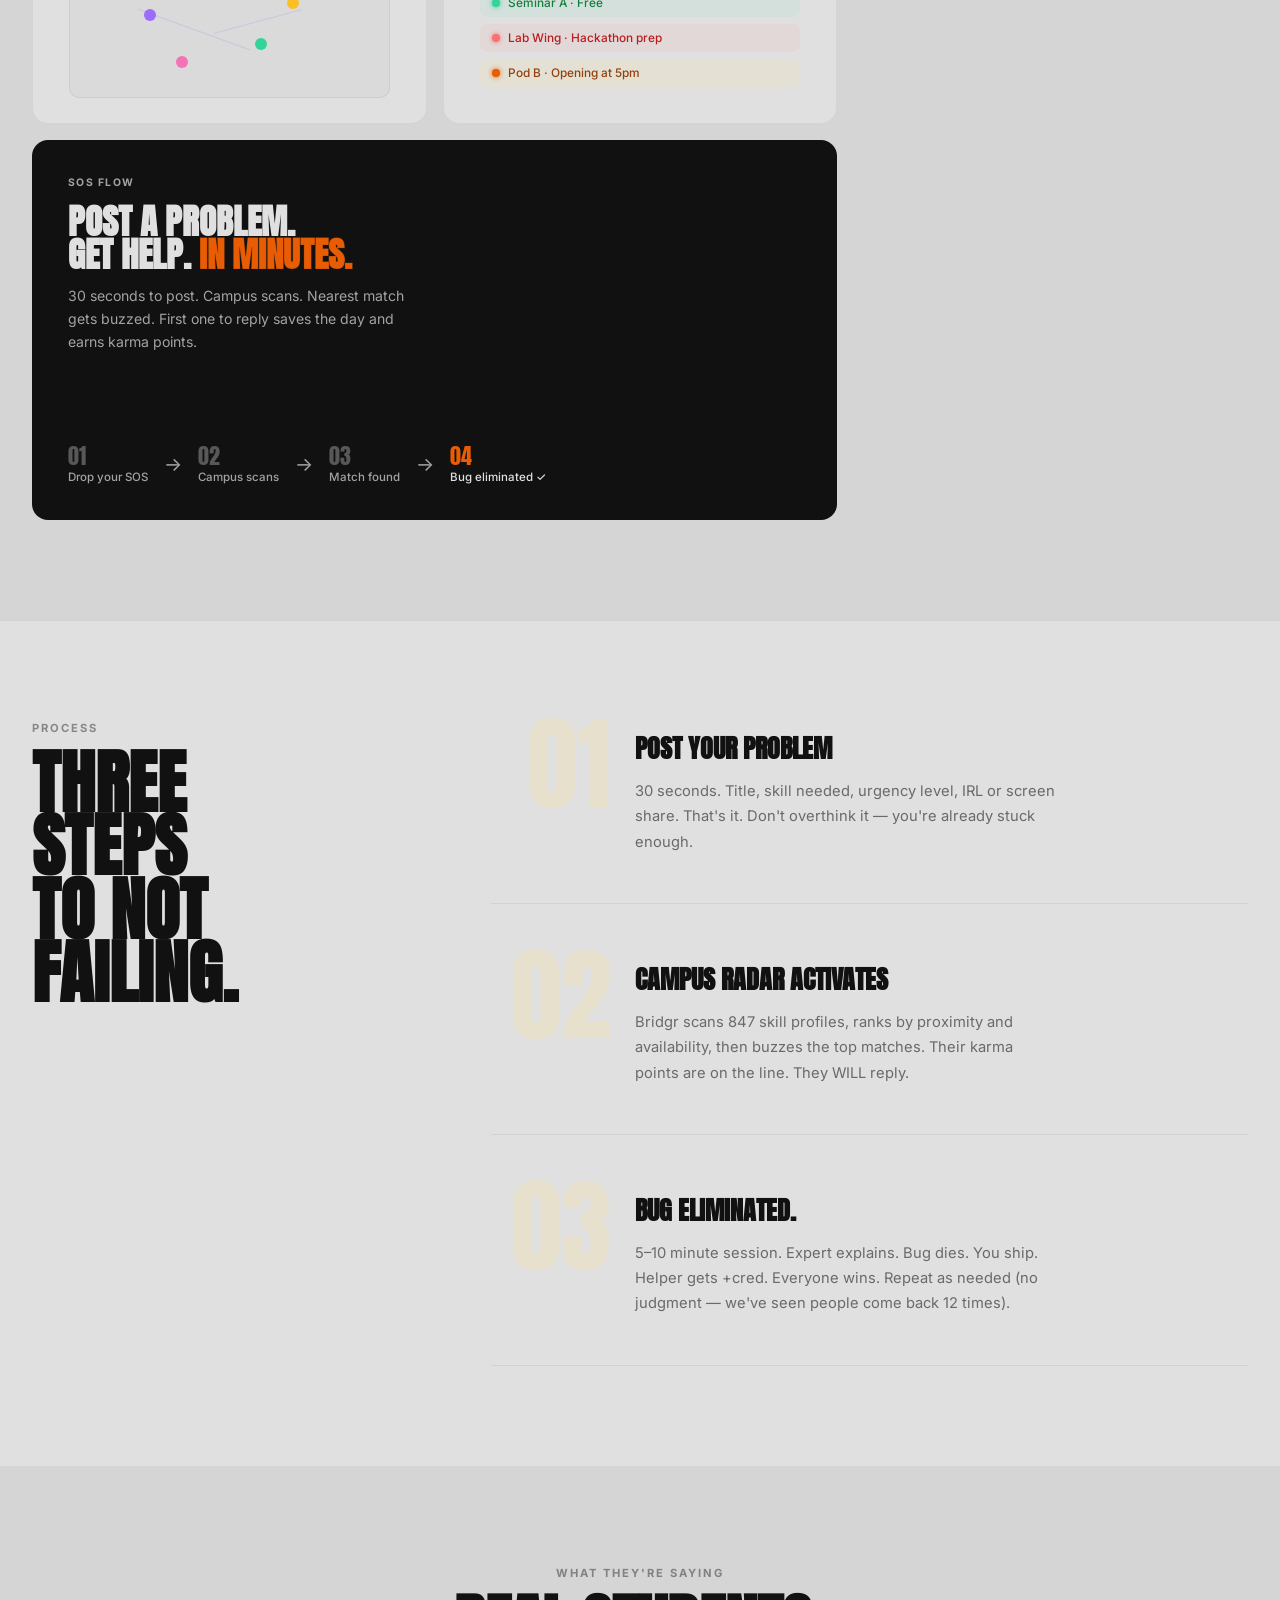
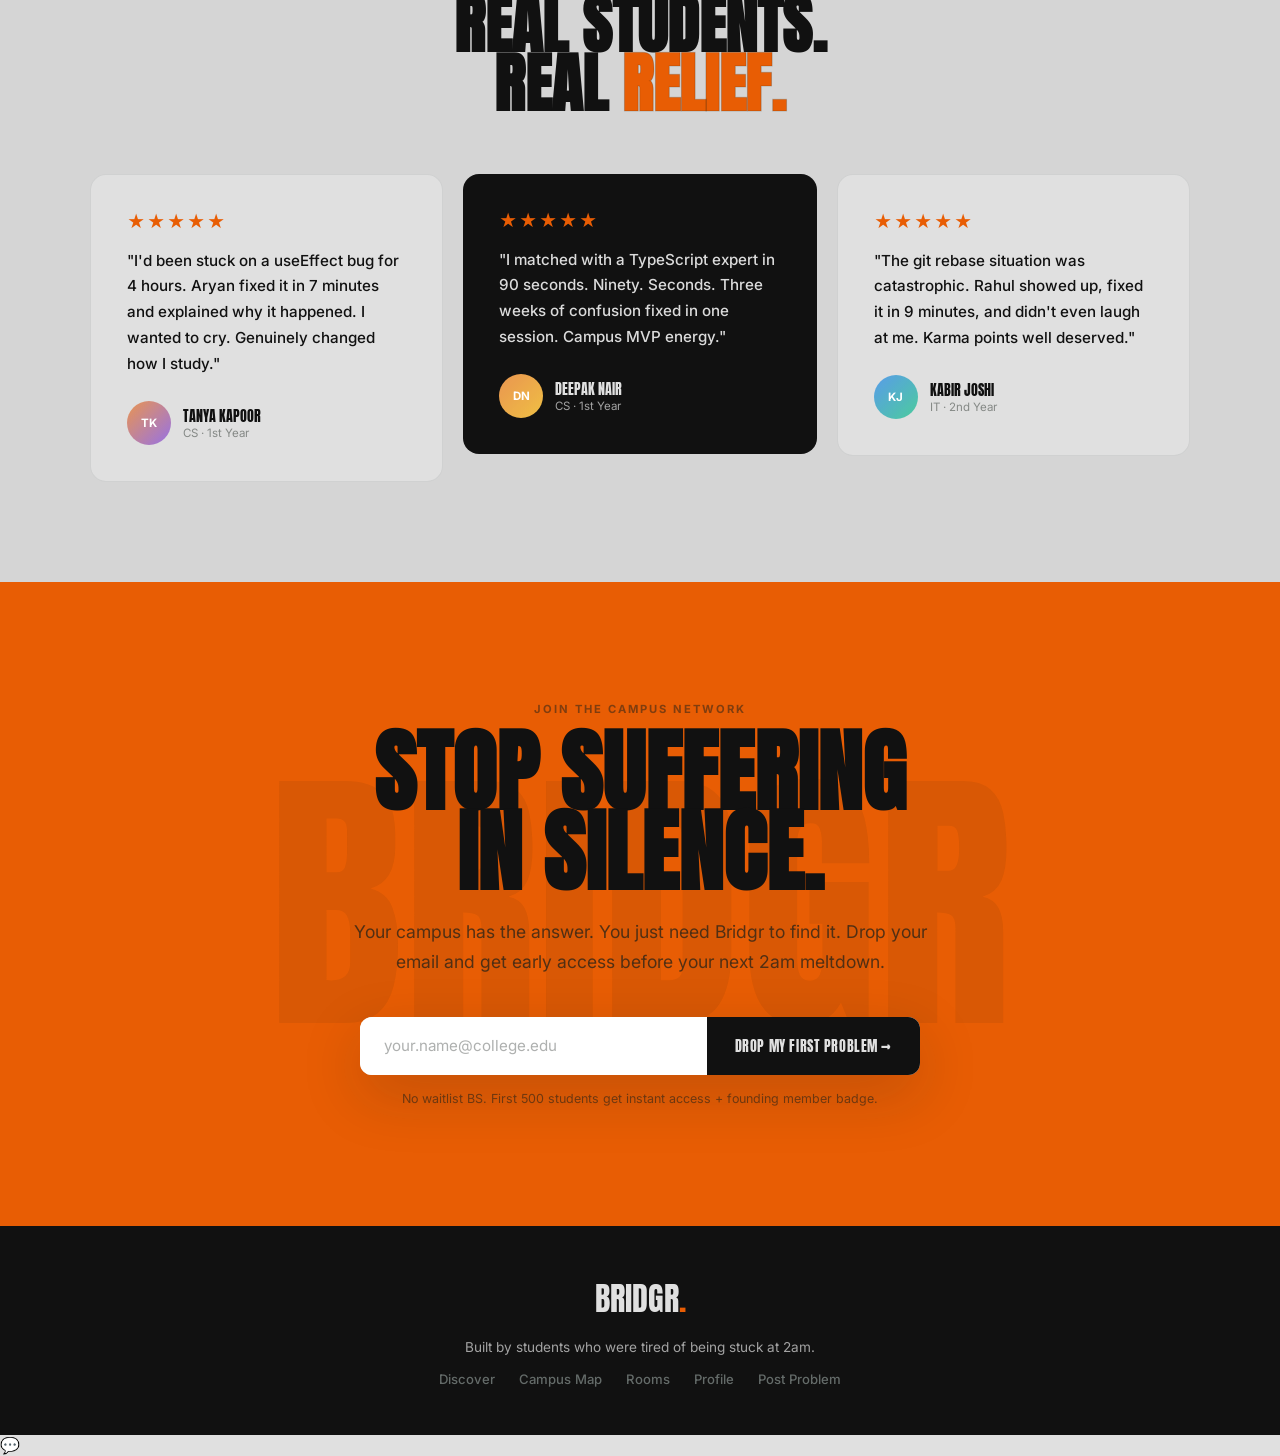
<file: index-v2.html>
<!DOCTYPE html>
<html lang="en">
<head>
<meta charset="UTF-8"/>
<meta name="viewport" content="width=device-width,initial-scale=1.0"/>
<title>Bridgr — Campus Peer Learning, Rebuilt</title>
<meta name="description" content="Someone on your campus already knows the answer. Bridgr finds them in under 2 minutes."/>
<link rel="preconnect" href="https://fonts.googleapis.com"/>
<link href="https://fonts.googleapis.com/css2?family=Anton&family=Inter:wght@400;500;700&display=swap" rel="stylesheet"/>
<link href="https://api.fontshare.com/v2/css?f[]=satoshi@400,500,700&display=swap" rel="stylesheet"/>
<link rel="stylesheet" href="css/v2.css"/>
</head>
<body>
  <div class="page-loader active" id="pageLoader">
    <div style="display: flex; flex-direction: column; align-items: center;">
      <img src="img/loading_animation.gif" alt="Loading..." class="loader-img">
      <div class="loader-text">Loading.....</div>
    </div>
  </div>

<!-- NAV -->
<header class="nav" id="nav">
  <div class="nav-inner">
    <a href="index.html" class="nav-logo">BRIDGR<span class="logo-dot">.</span></a>
    <nav class="nav-links">
      <a href="discover.html">Discover</a>
      <a href="map.html">Campus Map</a>
      <a href="rooms.html">Rooms</a>
      <a href="profile.html">Profile</a>
    </nav>
    <div class="nav-right">
      <a href="#" class="nav-login">Login</a>
      <a href="post.html" class="nav-cta">Post a problem</a>
    </div>
  </div>
</header>

<!-- HERO -->
<section class="hero">
  <div class="hero-grid-bg"></div>
  <div class="hero-inner">
    <div class="hero-badge"><span class="badge-dot"></span>NOW LIVE ON CAMPUS</div>
    <h1 class="hero-title">YOUR CAMPUS IS FULL<br>OF CRACKED<br><span class="hero-highlight-wrap"><span class="hero-highlight-bar"></span>PEOPLE.</span></h1>
    <p class="hero-sub">Someone three floors above you solved this exact problem last Tuesday. Bridgr finds them before you lose your mind — in under 2 minutes.</p>
    <form class="hero-form" id="heroForm">
      <input type="email" class="hero-input" placeholder="drop your college email"/>
      <button type="submit" class="hero-btn">GET EARLY ACCESS</button>
    </form>
    <p class="hero-disclaimer">No spam. No corporate nonsense. Just faster help.</p>
  </div>
  <div class="hero-mockup">
    <div class="mockup-browser">
      <div class="mockup-bar"><span class="dot r"></span><span class="dot y"></span><span class="dot g"></span><span class="mockup-url">bridgr.campus / discover</span></div>
      <div class="mockup-body">
        <div class="mockup-sidebar">
          <div class="ms-label">Skills</div>
          <div class="ms-chip active">⚛️ React</div>
          <div class="ms-chip">🐍 Python</div>
          <div class="ms-chip">🧩 DSA</div>
          <div class="ms-chip">🎨 Design</div>
          <div class="ms-chip">🌿 Git</div>
        </div>
        <div class="mockup-main">
          <div class="mock-card"><div class="mc-av" style="background:linear-gradient(135deg,#9b6dff,#4a9eff)">AR</div><div class="mc-info"><div class="mc-name">Aryan R.</div><div class="mc-role">React Wizard 🧙</div></div><div class="mc-cred">847 cred</div></div>
          <div class="mock-card"><div class="mc-av" style="background:linear-gradient(135deg,#fb923c,#f472b6)">SK</div><div class="mc-info"><div class="mc-name">Sneha K.</div><div class="mc-role">Bug Slayer 🔪</div></div><div class="mc-cred">1247 cred</div></div>
          <div class="mock-card pulse-card"><div class="mc-av" style="background:linear-gradient(135deg,#34d399,#22d3ee)">PV</div><div class="mc-info"><div class="mc-name">Priya V.</div><div class="mc-role">ML Witch 🤖</div></div><div class="mc-cred">623 cred</div></div>
        </div>
      </div>
    </div>
  </div>
</section>

<!-- SOCIAL PROOF BAR -->
<div class="proof-bar">
  <div class="proof-inner">
    <div class="proof-stat"><span class="ps-num">847</span><span class="ps-lbl">bugs squashed</span></div>
    <div class="proof-div"></div>
    <div class="proof-stat"><span class="ps-num">1,200+</span><span class="ps-lbl">sessions done</span></div>
    <div class="proof-div"></div>
    <div class="proof-stat"><span class="ps-num">&lt;2 min</span><span class="ps-lbl">avg match time</span></div>
    <div class="proof-div"></div>
    <div class="proof-stat"><span class="ps-num">4.9★</span><span class="ps-lbl">avg session rating</span></div>
    <div class="proof-div"></div>
    <div class="proof-stat"><span class="ps-num">14</span><span class="ps-lbl">campuses</span></div>
  </div>
</div>

<!-- PROBLEM / SOLUTION -->
<section class="split-section">
  <div class="split-left">
    <div class="split-tag">THE OLD WAY</div>
    <h2 class="split-title">STUCK,<br>ALONE,<br>GOOGLING.</h2>
    <ul class="split-list">
      <li><span class="icon-x">✗</span>Stack Overflow answers from 2009</li>
      <li><span class="icon-x">✗</span>Professor office hours that are never open</li>
      <li><span class="icon-x">✗</span>WhatsApp group that goes silent exactly when you need it</li>
      <li><span class="icon-x">✗</span>Watching 45-minute tutorials for a 5-minute fix</li>
      <li><span class="icon-x">✗</span>Suffering in silence at 2am wondering if you're cut out for this</li>
    </ul>
  </div>
  <div class="split-right">
    <div class="split-tag yellow">THE BRIDGR WAY</div>
    <h2 class="split-title white">FOUND.<br>HELPED.<br>SHIPPED.</h2>
    <ul class="split-list">
      <li><span class="icon-check">✓</span>Someone nearby who solved this last week</li>
      <li><span class="icon-check">✓</span>Matched in under 2 minutes</li>
      <li><span class="icon-check">✓</span>5–10 minute session. Bug gone. Back to work.</li>
      <li><span class="icon-check">✓</span>Karma points for helpers. Real karma.</li>
      <li><span class="icon-check">✓</span>You're not alone. You never were.</li>
    </ul>
  </div>
</section>

<!-- BENTO FEATURES -->
<section class="bento-section">
  <div class="bento-header">
    <div class="section-tag">FEATURES</div>
    <h2 class="bento-title">EVERYTHING YOU<br>NEED TO <span class="yellow-text">NOT FAIL.</span></h2>
  </div>
  <div class="bento-grid">
    <div class="bento-card span-2 card-dark">
      <div class="bc-tag">SKILL RADAR</div>
      <h3 class="bc-title">FIND YOUR<br>CAMPUS GENIUS</h3>
      <p class="bc-desc">Search by skill, building, or vibe. 18 React wizards. 12 Python whisperers. 9 Git gods. All within 500m of you right now.</p>
      <div class="bc-visual radar-visual">
        <div class="radar-ring rr1"></div>
        <div class="radar-ring rr2"></div>
        <div class="radar-ring rr3"></div>
        <div class="radar-blip rb1"></div>
        <div class="radar-blip rb2"></div>
        <div class="radar-blip rb3"></div>
        <div class="radar-center">📡</div>
      </div>
    </div>
    <div class="bento-card card-yellow">
      <div class="bc-tag dark">KARMA POINTS</div>
      <h3 class="bc-title dark">GAMIFIED<br>REPUTATION</h3>
      <p class="bc-desc dark">Help people. Earn cred. Climb the Hall of Nerds. Bug Survivor → Debugger → Campus Wizard → Legendary Helper.</p>
      <div class="cred-stack">
        <div class="cred-badge">🔱 Campus Wizard</div>
        <div class="cred-bar"><div class="cred-fill"></div></div>
        <div class="cred-num">847 / 1500</div>
      </div>
    </div>
    <div class="bento-card card-light">
      <div class="bc-tag">CAMPUS MAP</div>
      <h3 class="bc-title">SEE WHO'S<br>ONLINE NOW</h3>
      <p class="bc-desc muted">Live map of skill clusters across campus. Python experts near the CS building. Design students near the media lab.</p>
      <div class="map-mini">
        <div class="mm-dot" style="top:30%;left:25%;background:#9b6dff"></div>
        <div class="mm-dot pulse" style="top:55%;left:60%;background:#34d399"></div>
        <div class="mm-dot" style="top:20%;left:70%;background:#fbbf24"></div>
        <div class="mm-dot" style="top:70%;left:35%;background:#f472b6"></div>
        <div class="mm-line l1"></div>
        <div class="mm-line l2"></div>
      </div>
    </div>
    <div class="bento-card card-light">
      <div class="bc-tag">ROOM FINDER</div>
      <h3 class="bc-title">BOOK A SPOT<br>IN SECONDS</h3>
      <p class="bc-desc muted">17 rooms. Real-time availability. Green = free. Red = taken. Yellow = grab it fast.</p>
      <div class="room-mini">
        <div class="rm-slot green">Seminar A · Free</div>
        <div class="rm-slot red">Lab Wing · Hackathon prep</div>
        <div class="rm-slot yellow">Pod B · Opening at 5pm</div>
      </div>
    </div>
    <div class="bento-card span-2 card-dark">
      <div class="bc-tag">SOS FLOW</div>
      <h3 class="bc-title">POST A PROBLEM.<br>GET HELP. <span class="yellow-text">IN MINUTES.</span></h3>
      <p class="bc-desc">30 seconds to post. Campus scans. Nearest match gets buzzed. First one to reply saves the day and earns karma points.</p>
      <div class="sos-steps">
        <div class="sos-step"><span class="ss-num">01</span><span class="ss-lbl">Drop your SOS</span></div>
        <div class="sos-arrow">→</div>
        <div class="sos-step"><span class="ss-num">02</span><span class="ss-lbl">Campus scans</span></div>
        <div class="sos-arrow">→</div>
        <div class="sos-step"><span class="ss-num">03</span><span class="ss-lbl">Match found</span></div>
        <div class="sos-arrow">→</div>
        <div class="sos-step active"><span class="ss-num">04</span><span class="ss-lbl">Bug eliminated ✓</span></div>
      </div>
    </div>
  </div>
</section>

<!-- HOW IT WORKS -->
<section class="how-section">
  <div class="how-inner">
    <div class="how-left">
      <div class="section-tag">PROCESS</div>
      <h2 class="how-title">THREE<br>STEPS<br>TO NOT<br>FAILING.</h2>
    </div>
    <div class="how-right">
      <div class="how-step" id="hs1">
        <div class="hs-num">01</div>
        <div class="hs-body">
          <h3 class="hs-title">POST YOUR PROBLEM</h3>
          <p class="hs-desc">30 seconds. Title, skill needed, urgency level, IRL or screen share. That's it. Don't overthink it — you're already stuck enough.</p>
        </div>
      </div>
      <div class="how-step" id="hs2">
        <div class="hs-num">02</div>
        <div class="hs-body">
          <h3 class="hs-title">CAMPUS RADAR ACTIVATES</h3>
          <p class="hs-desc">Bridgr scans 847 skill profiles, ranks by proximity and availability, then buzzes the top matches. Their karma points are on the line. They WILL reply.</p>
        </div>
      </div>
      <div class="how-step" id="hs3">
        <div class="hs-num">03</div>
        <div class="hs-body">
          <h3 class="hs-title">BUG ELIMINATED.</h3>
          <p class="hs-desc">5–10 minute session. Expert explains. Bug dies. You ship. Helper gets +cred. Everyone wins. Repeat as needed (no judgment — we've seen people come back 12 times).</p>
        </div>
      </div>
    </div>
  </div>
</section>

<!-- TESTIMONIALS -->
<section class="testimonials-section">
  <div class="section-tag centered">WHAT THEY'RE SAYING</div>
  <h2 class="test-title">REAL STUDENTS.<br>REAL <span class="yellow-text">RELIEF.</span></h2>
  <div class="test-grid">
    <div class="test-card card-light-t">
      <div class="test-stars">★★★★★</div>
      <p class="test-body">"I'd been stuck on a useEffect bug for 4 hours. Aryan fixed it in 7 minutes and explained why it happened. I wanted to cry. Genuinely changed how I study."</p>
      <div class="test-footer"><div class="test-av" style="background:linear-gradient(135deg,#fb923c,#9b6dff)">TK</div><div><div class="test-name">TANYA KAPOOR</div><div class="test-meta">CS · 1st Year</div></div></div>
    </div>
    <div class="test-card card-dark-t">
      <div class="test-stars">★★★★★</div>
      <p class="test-body">"I matched with a TypeScript expert in 90 seconds. Ninety. Seconds. Three weeks of confusion fixed in one session. Campus MVP energy."</p>
      <div class="test-footer"><div class="test-av" style="background:linear-gradient(135deg,#fb923c,#fbbf24)">DN</div><div><div class="test-name">DEEPAK NAIR</div><div class="test-meta">CS · 1st Year</div></div></div>
    </div>
    <div class="test-card card-light-t">
      <div class="test-stars">★★★★★</div>
      <p class="test-body">"The git rebase situation was catastrophic. Rahul showed up, fixed it in 9 minutes, and didn't even laugh at me. Karma points well deserved."</p>
      <div class="test-footer"><div class="test-av" style="background:linear-gradient(135deg,#4a9eff,#34d399)">KJ</div><div><div class="test-name">KABIR JOSHI</div><div class="test-meta">IT · 2nd Year</div></div></div>
    </div>
  </div>
</section>

<!-- FINAL CTA -->
<section class="cta-section">
  <div class="cta-bg-text" aria-hidden="true">BRIDGR</div>
  <div class="cta-inner">
    <div class="section-tag dark">JOIN THE CAMPUS NETWORK</div>
    <h2 class="cta-title">STOP SUFFERING<br>IN SILENCE.</h2>
    <p class="cta-sub">Your campus has the answer. You just need Bridgr to find it. Drop your email and get early access before your next 2am meltdown.</p>
    <form class="cta-form" id="ctaForm">
      <input type="email" class="cta-input" placeholder="your.name@college.edu"/>
      <button type="submit" class="cta-btn">DROP MY FIRST PROBLEM →</button>
    </form>
    <p class="cta-note">No waitlist BS. First 500 students get instant access + founding member badge.</p>
  </div>
</section>

<!-- FOOTER -->
<footer class="footer-v2">
  <div class="fv2-inner">
    <div class="fv2-logo">BRIDGR<span class="logo-dot">.</span></div>
    <p class="fv2-sub">Built by students who were tired of being stuck at 2am.</p>
    <div class="fv2-links">
      <a href="discover.html">Discover</a>
      <a href="map.html">Campus Map</a>
      <a href="rooms.html">Rooms</a>
      <a href="profile.html">Profile</a>
      <a href="post.html">Post Problem</a>
    </div>
  </div>
</footer>

<script src="js/v2.js"></script>
<script src="js/transitions.js"></script>
</body>
</html>
</file>
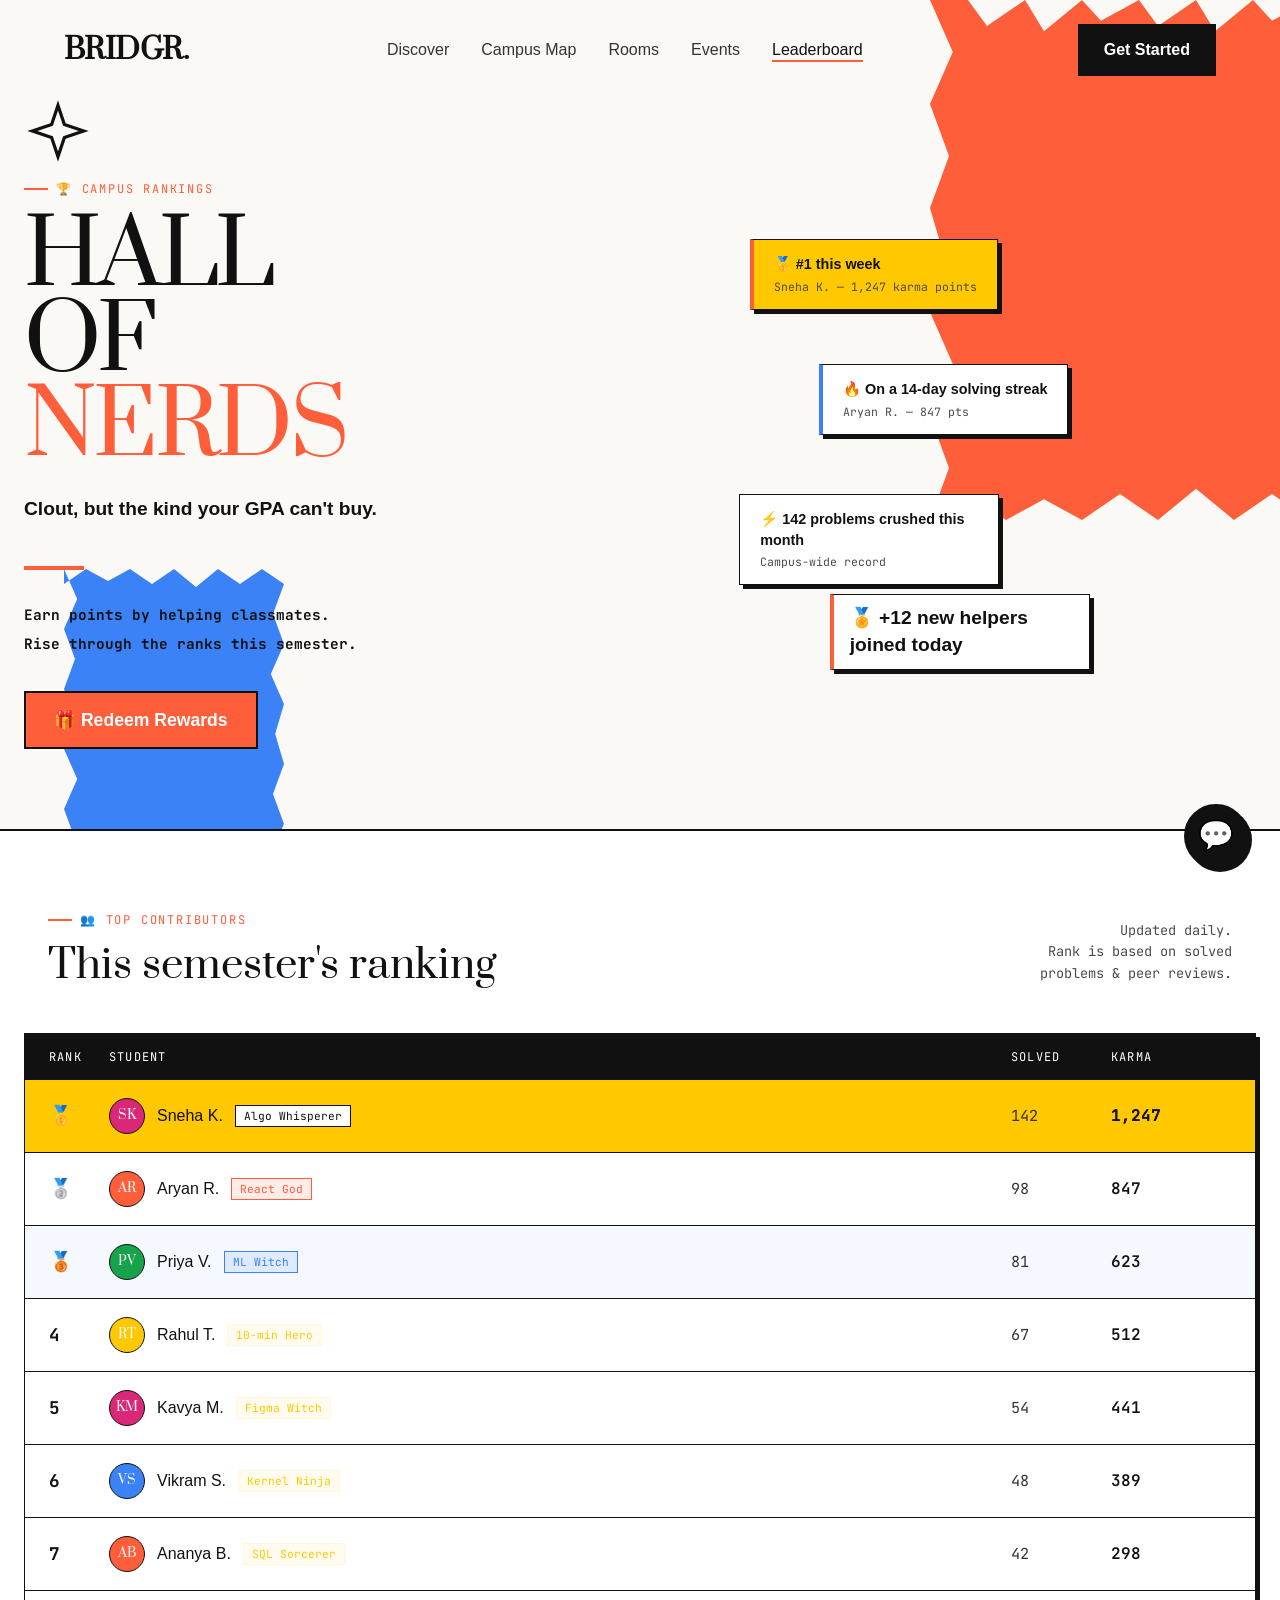
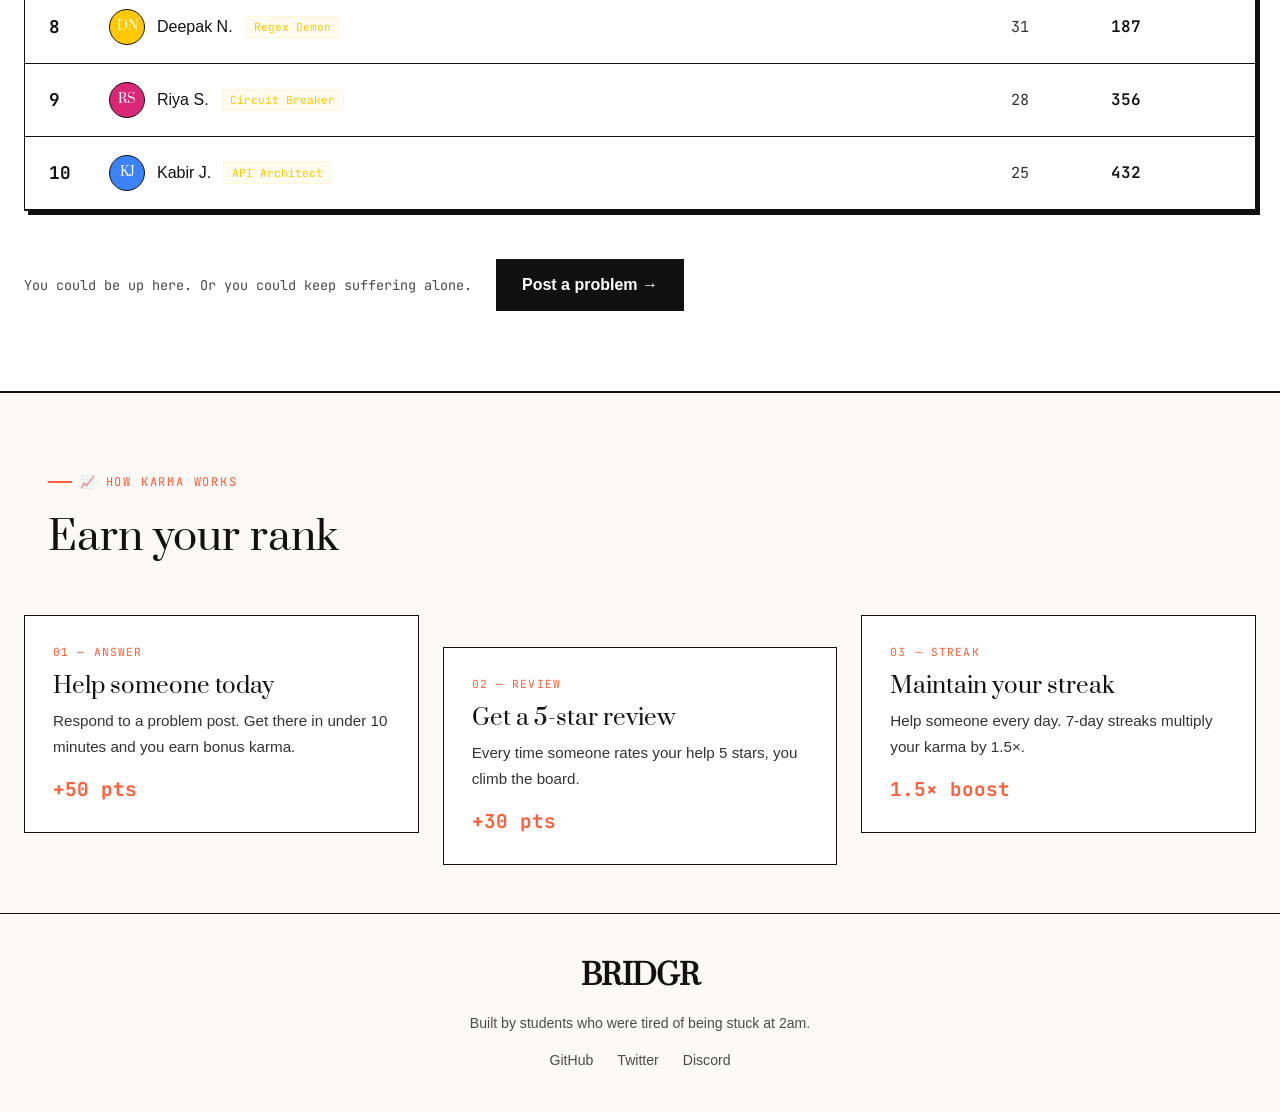
<file: leaderboard.html>
<!DOCTYPE html>
<html lang="en">

<head>
  <meta charset="UTF-8" />
  <link rel="preconnect" href="https://fonts.googleapis.com" />
  <link href="https://fonts.googleapis.com/css2?family=Prata&family=JetBrains+Mono:wght@400;500&display=swap" rel="stylesheet" />
  <link href="https://api.fontshare.com/v2/css?f[]=satoshi@400,500,700&display=swap" rel="stylesheet" />
  <meta name="viewport" content="width=device-width,initial-scale=1.0" />
  <title>Hall of Nerds — Bridgr Leaderboard</title>
  <meta name="description" content="Bridgr Leaderboard — the campus clout your GPA can't buy." />
  <link rel="stylesheet" href="css/reset.css" />
  <link rel="stylesheet" href="css/tokens.css" />
  <link rel="stylesheet" href="css/pod.css" />
  <link rel="stylesheet" href="css/styles.css" />
</head>

<body class="pod-page">
  <div class="page-loader active" id="pageLoader">
    <div style="display: flex; flex-direction: column; align-items: center;">
      <img src="img/loading_animation.gif" alt="Loading..." class="loader-img">
      <div class="loader-text">Loading.....</div>
    </div>
  </div>

  <!-- NAV -->
  <nav class="nav scrolled" id="nav">
    <div class="nav-inner">
      <a href="index.html" class="logo">BRIDGR<span class="logo-dot">.</span></a>
      <ul class="nav-links">
        <li><a href="discover.html">Discover</a></li>
        <li><a href="map.html">Campus Map</a></li>
        <li><a href="rooms.html">Rooms</a></li>
        <li><a href="events.html">Events</a></li>
        <li><a href="leaderboard.html" class="nav-active">Leaderboard</a></li>
      </ul>
      <div class="nav-actions">
        <a href="login.html" class="nav-avatar" title="Login">AR</a>
        <a href="post.html" class="btn-primary nav-cta">Post a problem</a>
      </div>
    </div>
  </nav>

  <!-- ═══════════════════════════════════════════════
       HERO SECTION
       PRINCIPLES: Contrast, Hierarchy, Balance, Repetition
  ═══════════════════════════════════════════════ -->
  <section style="position:relative; overflow:hidden; padding-top: var(--space-2xl); padding-bottom: var(--space-lg);">

    <!-- REPETITION: Orange blob right side -->
    <div class="pod-blob pod-blob-orange" style="width:380px; height:520px; top:0; right:-30px; z-index:0; animation-delay:-1s;"></div>
    <!-- REPETITION: Blue blob bottom left -->
    <div class="pod-blob pod-blob-blue" style="width:220px; height:300px; bottom:-40px; left:5%; animation-delay:-6s;"></div>
    <!-- REPETITION: Rotating star top-left -->
    <div class="pod-star" style="top:12%; left:2%; width:64px; height:64px; animation-duration: 16s;">
      <svg viewBox="0 0 100 100" fill="none" stroke="var(--charcoal)" stroke-width="5" stroke-linecap="round" width="64" height="64">
        <path d="M50 10 L60 40 L90 50 L60 60 L50 90 L40 60 L10 50 L40 40 Z"/>
      </svg>
    </div>
    <!-- REPETITION: Small yellow star -->
    <div class="pod-star" style="top:60%; right:38%; width:36px; height:36px; animation-duration:28s; animation-direction:reverse;">
      <svg viewBox="0 0 100 100" fill="none" stroke="var(--yellow)" stroke-width="8" stroke-linecap="round" width="36" height="36">
        <path d="M50 10 L60 40 L90 50 L60 60 L50 90 L40 60 L10 50 L40 40 Z"/>
      </svg>
    </div>

    <!-- BALANCE: Asymmetric — giant headline left, #1 callout right -->
    <div class="pod-split" style="min-height: auto; padding-top: 0; padding-bottom: 0; align-items: center;">

      <!-- LEFT: HIERARCHY — dominant headline -->
      <div class="pod-split-left">
        <div class="pod-eyebrow">🏆 campus rankings</div>
        <h1 class="pod-headline">
          Hall<br/>
          of<br/>
          <span class="accent">Nerds</span>
        </h1>
        <p class="pod-subhead" style="margin-bottom: 40px; font-weight: 700; color: var(--charcoal);">
          Clout, but the kind your GPA can't buy.
        </p>
        <!-- CONTRAST: Accent line before stat -->
        <div class="pod-accent-line"></div>
        <div style="font-family: var(--font-mono); font-size: 0.9rem; font-weight: 700; color: var(--charcoal); line-height: 2;">
          Earn points by helping classmates.<br/>
          Rise through the ranks this semester.
        </div>
        
        <div style="margin-top: 32px;">
          <a href="redeem.html" class="btn-primary" style="background: var(--orange); border-color: var(--charcoal); font-size: 1.1rem; padding: 14px 28px;">🎁 Redeem Rewards</a>
        </div>
      </div>

      <!-- RIGHT: #1 podium callout + floating notes (REPETITION) -->
      <div class="pod-split-right" style="min-height: 500px; position: relative;">
        <!-- REPETITION: Floating note card style -->
        <div class="pod-note accent-orange" style="--note-rot:-2deg; top:5%; left:5%; animation-delay:0s; background: var(--yellow); border-color: var(--charcoal); border-left: 4px solid var(--orange);">
          🥇 #1 this week
          <small>Sneha K. — 1,247 karma points</small>
        </div>
        <div class="pod-note accent-blue" style="--note-rot:1.5deg; top:30%; left:18%; animation-delay:-1.5s;">
          🔥 On a 14-day solving streak
          <small>Aryan R. — 847 pts</small>
        </div>
        <div class="pod-note" style="--note-rot:-1deg; top:56%; left:3%; animation-delay:-3s;">
          ⚡ 142 problems crushed this month
          <small>Campus-wide record</small>
        </div>
        <div class="pod-note accent-orange" style="--note-rot:2deg; top:76%; left:20%; animation-delay:-4.5s; font-size: 1.2rem; padding: 10px 16px;">
          🏅 +12 new helpers joined today
        </div>
      </div>
    </div>
  </section>

  <!-- WHITESPACE: intentional breathing room -->

  <!-- ═══════════════════════════════════════════════
       LEADERBOARD TABLE
       PRINCIPLES: Alignment, Proximity, Rhythm
  ═══════════════════════════════════════════════ -->
  <section class="pod-section" style="background: #fff; border-top: 2px solid var(--charcoal); border-bottom: 2px solid var(--charcoal);">
    <div class="pod-container">

      <!-- ALIGNMENT: Section intro aligns consistently across all pages -->
      <div class="pod-section-intro">
        <div>
          <div class="pod-eyebrow">👥 top contributors</div>
          <div style="font-family: var(--font-display); font-size: 2.5rem; line-height:1;">This semester's ranking</div>
        </div>
        <div class="pod-section-intro-right">
          Updated daily.<br/>Rank is based on solved problems & peer reviews.
        </div>
      </div>

      <!-- PROXIMITY: All leaderboard rows are tightly grouped -->
      <!-- RHYTHM: Row alternation creates visual rhythm -->
      <div class="leaderboard reveal" style="border: 1.5px solid var(--charcoal); border-radius: 0; overflow: hidden;">
        <div class="lb-header" style="background: var(--charcoal); color: #fff; border-bottom: none; font-family: var(--font-mono); font-size: 0.75rem; letter-spacing: 0.1em; text-transform: uppercase; padding: 14px 24px;">
          <span>Rank</span><span>Student</span><span>Solved</span><span>Karma</span>
        </div>

        <!-- LEADERBOARD ROWS -->
        <div id="lbRows">
          <div class="lb-row" style="background: var(--yellow); border-bottom: 1.5px solid var(--charcoal);">
            <span class="lb-rank">🥇</span>
            <span class="lb-user">
              <div class="lb-av av-2" style="border: 1.5px solid var(--charcoal);">SK</div>
              Sneha K.
              <div class="lb-badge" style="background:#fff; border: 1px solid var(--charcoal); color: var(--charcoal);">Algo Whisperer</div>
            </span>
            <span class="lb-num">142</span>
            <span class="lb-cred" style="-webkit-text-fill-color: var(--charcoal);">1,247</span>
          </div>
          <div class="lb-row" style="border-bottom: 1.5px solid var(--charcoal);">
            <span class="lb-rank">🥈</span>
            <span class="lb-user">
              <div class="lb-av av-1" style="border: 1.5px solid var(--charcoal);">AR</div>
              Aryan R.
              <div class="lb-badge" style="background: rgba(255,94,58,.12); border: 1px solid var(--orange); color: var(--orange);">React God</div>
            </span>
            <span class="lb-num">98</span>
            <span class="lb-cred">847</span>
          </div>
          <div class="lb-row" style="border-bottom: 1.5px solid var(--charcoal); background: rgba(59,130,246,.05);">
            <span class="lb-rank">🥉</span>
            <span class="lb-user">
              <div class="lb-av av-3" style="border: 1.5px solid var(--charcoal);">PV</div>
              Priya V.
              <div class="lb-badge" style="background: rgba(59,130,246,.12); border: 1px solid var(--blue); color: var(--blue);">ML Witch</div>
            </span>
            <span class="lb-num">81</span>
            <span class="lb-cred">623</span>
          </div>
          <div class="lb-row" style="border-bottom: 1.5px solid var(--charcoal);">
            <span class="lb-rank" style="font-family: var(--font-mono); font-size: 1.1rem; font-weight: 700;">4</span>
            <span class="lb-user">
              <div class="lb-av av-4" style="border: 1.5px solid var(--charcoal);">RT</div>
              Rahul T.
              <div class="lb-badge">10-min Hero</div>
            </span>
            <span class="lb-num">67</span>
            <span class="lb-cred">512</span>
          </div>
          <div class="lb-row" style="border-bottom: 1.5px solid var(--charcoal);">
            <span class="lb-rank" style="font-family: var(--font-mono); font-size: 1.1rem; font-weight: 700;">5</span>
            <span class="lb-user">
              <div class="lb-av" style="border: 1.5px solid var(--charcoal); background: var(--pink);">KM</div>
              Kavya M.
              <div class="lb-badge">Figma Witch</div>
            </span>
            <span class="lb-num">54</span>
            <span class="lb-cred">441</span>
          </div>
          <div class="lb-row" style="border-bottom: 1.5px solid var(--charcoal);">
            <span class="lb-rank" style="font-family: var(--font-mono); font-size: 1.1rem; font-weight: 700;">6</span>
            <span class="lb-user">
              <div class="lb-av" style="border: 1.5px solid var(--charcoal); background: var(--blue);">VS</div>
              Vikram S.
              <div class="lb-badge">Kernel Ninja</div>
            </span>
            <span class="lb-num">48</span>
            <span class="lb-cred">389</span>
          </div>
          <div class="lb-row" style="border-bottom: 1.5px solid var(--charcoal);">
            <span class="lb-rank" style="font-family: var(--font-mono); font-size: 1.1rem; font-weight: 700;">7</span>
            <span class="lb-user">
              <div class="lb-av" style="border: 1.5px solid var(--charcoal); background: var(--orange);">AB</div>
              Ananya B.
              <div class="lb-badge">SQL Sorcerer</div>
            </span>
            <span class="lb-num">42</span>
            <span class="lb-cred">298</span>
          </div>
          <div class="lb-row" style="border-bottom: 1.5px solid var(--charcoal);">
            <span class="lb-rank" style="font-family: var(--font-mono); font-size: 1.1rem; font-weight: 700;">8</span>
            <span class="lb-user">
              <div class="lb-av" style="border: 1.5px solid var(--charcoal); background: var(--yellow);">DN</div>
              Deepak N.
              <div class="lb-badge">Regex Demon</div>
            </span>
            <span class="lb-num">31</span>
            <span class="lb-cred">187</span>
          </div>
          <div class="lb-row" style="border-bottom: 1.5px solid var(--charcoal);">
            <span class="lb-rank" style="font-family: var(--font-mono); font-size: 1.1rem; font-weight: 700;">9</span>
            <span class="lb-user">
              <div class="lb-av" style="border: 1.5px solid var(--charcoal); background: var(--pink);">RS</div>
              Riya S.
              <div class="lb-badge">Circuit Breaker</div>
            </span>
            <span class="lb-num">28</span>
            <span class="lb-cred">356</span>
          </div>
          <div class="lb-row" style="border-bottom: 1.5px solid var(--charcoal);">
            <span class="lb-rank" style="font-family: var(--font-mono); font-size: 1.1rem; font-weight: 700;">10</span>
            <span class="lb-user">
              <div class="lb-av" style="border: 1.5px solid var(--charcoal); background: var(--blue);">KJ</div>
              Kabir J.
              <div class="lb-badge">API Architect</div>
            </span>
            <span class="lb-num">25</span>
            <span class="lb-cred">432</span>
          </div>
        </div>
      </div>

      <!-- WHITESPACE: Bottom breathing room -->
      <div style="margin-top: 48px; display: flex; align-items: center; gap: 24px;">
        <div style="font-family: var(--font-mono); font-size: 0.85rem; color: var(--text-muted);">
          You could be up here. Or you could keep suffering alone.
        </div>
        <a href="post.html" class="btn-primary" style="white-space: nowrap;">Post a problem →</a>
      </div>
    </div>
  </section>

  <!-- ═══════════════════════════════════════════════
       HOW TO EARN — 3-column card section
       PRINCIPLES: Repetition (card style), Rhythm (stagger), Proximity
  ═══════════════════════════════════════════════ -->
  <section class="pod-section" style="padding: var(--space-lg) 0;">
    <div class="pod-container">
      <div class="pod-section-intro">
        <div>
          <div class="pod-eyebrow">📈 how karma works</div>
          <div style="font-family: var(--font-display); font-size: 2.5rem;">Earn your rank</div>
        </div>
      </div>

      <!-- REPETITION + RHYTHM: 3 cards, evens staggered down -->
      <div class="pod-card-grid cols-3">
        <div class="pod-card">
          <div class="pod-card-eyebrow">01 — answer</div>
          <div class="pod-card-title">Help someone today</div>
          <div class="pod-card-body">Respond to a problem post. Get there in under 10 minutes and you earn bonus karma.</div>
          <div style="margin-top: 16px; font-family: var(--font-mono); font-size: 1.2rem; color: var(--orange); font-weight: 700;">+50 pts</div>
        </div>
        <div class="pod-card" style="transform: translateY(32px);">
          <div class="pod-card-eyebrow">02 — review</div>
          <div class="pod-card-title">Get a 5-star review</div>
          <div class="pod-card-body">Every time someone rates your help 5 stars, you climb the board.</div>
          <div style="margin-top: 16px; font-family: var(--font-mono); font-size: 1.2rem; color: var(--orange); font-weight: 700;">+30 pts</div>
        </div>
        <div class="pod-card">
          <div class="pod-card-eyebrow">03 — streak</div>
          <div class="pod-card-title">Maintain your streak</div>
          <div class="pod-card-body">Help someone every day. 7-day streaks multiply your karma by 1.5×.</div>
          <div style="margin-top: 16px; font-family: var(--font-mono); font-size: 1.2rem; color: var(--orange); font-weight: 700;">1.5× boost</div>
        </div>
      </div>
    </div>
  </section>

  <!-- FOOTER -->
  <footer class="footer">
    <div class="footer-inner">
      <div class="logo">BRIDGR</div>
      <p class="footer-sub">Built by students who were tired of being stuck at 2am.</p>
      <div class="footer-links">
        <a href="#">GitHub</a><a href="#">Twitter</a><a href="#">Discord</a>
      </div>
    </div>
  </footer>

  <script src="js/main.js"></script>
  <script src="js/auth.js"></script>
<script src="js/transitions.js"></script>
</body>

</html>
</file>
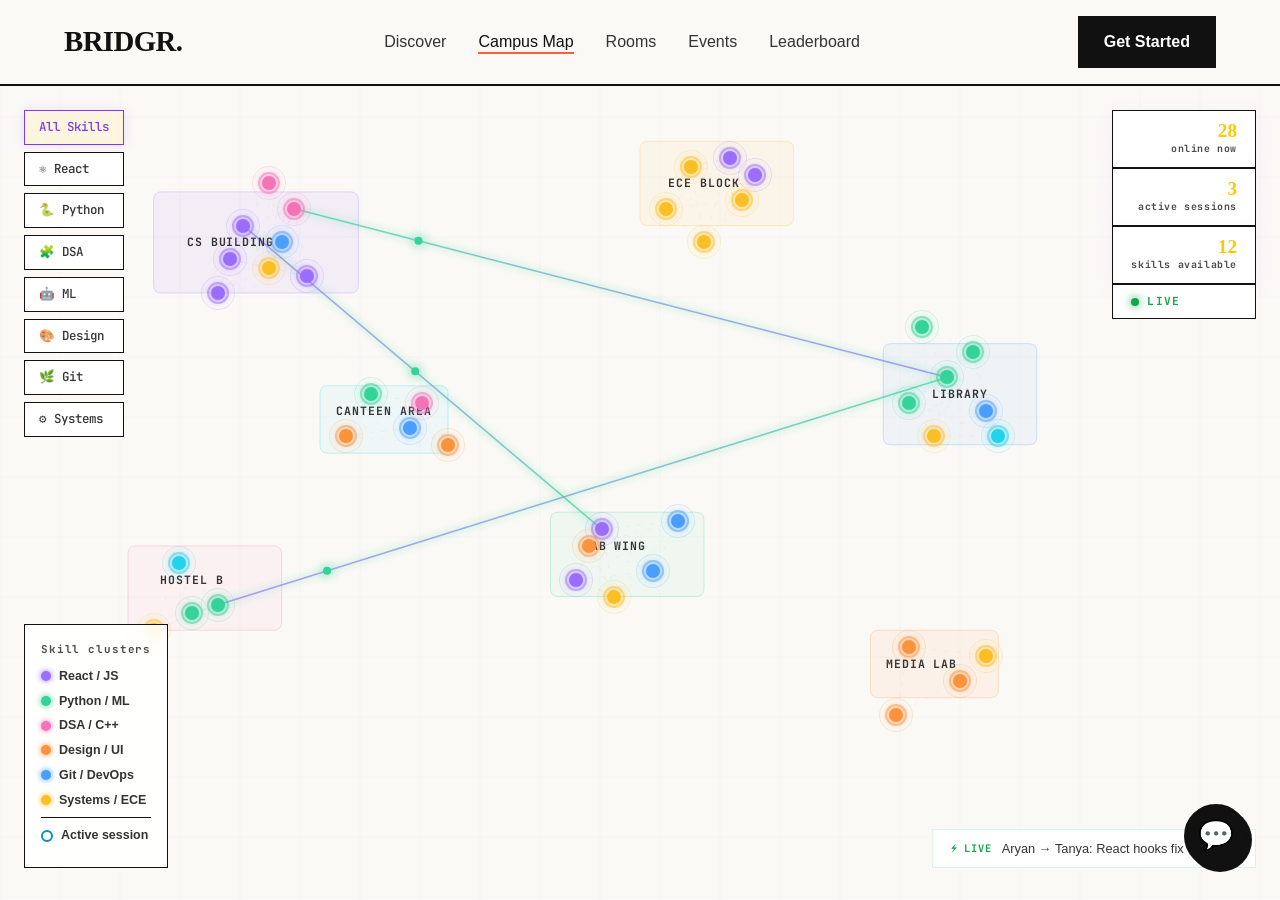
<file: map.html>
<!DOCTYPE html>
<html lang="en">

<head>
  <meta charset="UTF-8" />
  <link rel="preconnect" href="https://fonts.googleapis.com" />
  <link href="https://fonts.googleapis.com/css2?family=Anton&family=JetBrains+Mono:wght@400;500&display=swap"
    rel="stylesheet" />
  <link href="https://api.fontshare.com/v2/css?f[]=satoshi@400,500,700&display=swap" rel="stylesheet" />
  <meta name="viewport" content="width=device-width,initial-scale=1.0" />
  <title>Campus Map — Bridgr</title>
  <meta name="description" content="See who knows what and where across campus. Live skill radar." />

  <link rel="stylesheet" href="css/reset.css" />
  <link rel="stylesheet" href="css/tokens.css" />
  <link rel="stylesheet" href="css/map.css" />
</head>

<body>
  <div class="page-loader active" id="pageLoader">
    <div style="display: flex; flex-direction: column; align-items: center;">
      <img src="img/loading_animation.gif" alt="Loading..." class="loader-img">
      <div class="loader-text">Loading.....</div>
    </div>
  </div>

  <!-- NAV -->
  <nav class="nav scrolled" id="nav">
    <div class="nav-inner">
      <a href="index.html" class="logo">BRIDGR<span class="logo-dot">.</span></a>
      <ul class="nav-links">
        <li><a href="discover.html">Discover</a></li>
        <li><a href="map.html" class="nav-active">Campus Map</a></li>
        <li><a href="rooms.html">Rooms</a></li>
        <li><a href="events.html">Events</a></li>
        <li><a href="leaderboard.html">Leaderboard</a></li>
      </ul>
      <div class="nav-actions">
        <a href="login.html" class="nav-avatar" title="Login">AR</a>
        <a href="post.html" class="btn-primary nav-cta">Post a problem</a>
      </div>
    </div>
  </nav>

  <!-- HUD TOP BAR -->
  <div class="hud-top">
    <b>
      <div class="hud-stat"><span class="hud-num" id="hudOnline">24</span><span class="hud-lbl">online now</span></div>
      <div class="hud-divider"></div>
      <div class="hud-stat"><span class="hud-num" id="hudSessions">3</span><span class="hud-lbl">active sessions</span>
      </div>
      <div class="hud-divider"></div>
      <div class="hud-stat"><span class="hud-num" id="hudSkills">12</span><span class="hud-lbl">skills available</span>
      </div>
      <div class="hud-divider"></div>
      <div class="hud-live"><span class="live-dot"></span>LIVE</div>
    </b>
  </div>

  <!-- SKILL FILTER PILLS -->
  <div class="skill-filter" id="skillFilter">
    <button class="sf-pill active" data-skill="all">All Skills</button>
    <button class="sf-pill" data-skill="react" style="--pc:#9b6dff">⚛️ React</button>
    <button class="sf-pill" data-skill="python" style="--pc:#34d399">🐍 Python</button>
    <button class="sf-pill" data-skill="dsa" style="--pc:#f472b6">🧩 DSA</button>
    <button class="sf-pill" data-skill="ml" style="--pc:#22d3ee">🤖 ML</button>
    <button class="sf-pill" data-skill="design" style="--pc:#fb923c">🎨 Design</button>
    <button class="sf-pill" data-skill="git" style="--pc:#4a9eff">🌿 Git</button>
    <button class="sf-pill" data-skill="systems" style="--pc:#fbbf24">⚙️ Systems</button>
  </div>

  <!-- MAP CANVAS AREA -->
  <div class="map-container" id="mapContainer">
    <canvas id="mapCanvas"></canvas>

    <!-- Building Labels (absolutely positioned) -->
    <div class="bld-label" style="left:18%;top:22%" id="bld-cs">CS Building</div>
    <div class="bld-label" style="left:55%;top:15%" id="bld-ece">ECE Block</div>
    <div class="bld-label" style="left:75%;top:40%" id="bld-lib">Library</div>
    <div class="bld-label" style="left:15%;top:62%" id="bld-hostel">Hostel B</div>
    <div class="bld-label" style="left:48%;top:58%" id="bld-lab">Lab Wing</div>
    <div class="bld-label" style="left:72%;top:72%" id="bld-media">Media Lab</div>
    <div class="bld-label" style="left:30%;top:42%" id="bld-canteen">Canteen Area</div>

    <!-- Student Dots (injected by JS) -->
    <div id="dotsLayer"></div>
  </div>

  <!-- PROFILE CARD (hidden by default) -->
  <div class="profile-card" id="profileCard">
    <button class="pc-close" id="pcClose">✕</button>
    <div class="pc-top">
      <div class="pc-avatar" id="pcAvatar"></div>
      <div class="pc-meta">
        <div class="pc-name" id="pcName"></div>
        <div class="pc-dept" id="pcDept"></div>
        <div class="pc-loc" id="pcLoc"></div>
      </div>
    </div>
    <div class="pc-title" id="pcTitle"></div>
    <div class="pc-section-lbl">⚡ SUPERPOWERS</div>
    <div class="pc-skills" id="pcSkills"></div>
    <div class="pc-section-lbl" style="margin-top:10px">📅 AVAILABILITY</div>
    <div class="pc-avail" id="pcAvail"></div>
    <div class="pc-sessions" id="pcSessions"></div>
    <button class="pc-btn" id="pcBtn">Send a ping ⚡</button>
    <p class="pc-hint">Usually replies in &lt;3 min</p>
  </div>

  <!-- LEGEND -->
  <div class="map-legend">
    <b>
      <div class="lg-title">Skill clusters</div>
      <div class="lg-item"><span class="lg-dot" style="background:#9b6dff;box-shadow:0 0 6px #9b6dff"></span>React / JS
      </div>
      <div class="lg-item"><span class="lg-dot" style="background:#34d399;box-shadow:0 0 6px #34d399"></span>Python / ML
      </div>
      <div class="lg-item"><span class="lg-dot" style="background:#f472b6;box-shadow:0 0 6px #f472b6"></span>DSA / C++
      </div>
      <div class="lg-item"><span class="lg-dot" style="background:#fb923c;box-shadow:0 0 6px #fb923c"></span>Design / UI
      </div>
      <div class="lg-item"><span class="lg-dot" style="background:#4a9eff;box-shadow:0 0 6px #4a9eff"></span>Git /
        DevOps
      </div>
      <div class="lg-item"><span class="lg-dot" style="background:#fbbf24;box-shadow:0 0 6px #fbbf24"></span>Systems /
        ECE
      </div>
      <div class="lg-sep"></div>
      <div class="lg-item"><span class="lg-ring"></span>Active session</div>
    </b>
  </div>

  <!-- ACTIVE SESSION TICKER -->
  <div class="session-ticker" id="sessionTicker">
    <div class="tk-label">⚡ LIVE</div>
    <div class="tk-text" id="tkText">Aryan → Tanya: React hooks fix · Block A</div>
  </div>

  <script src="js/map.js"></script>
  <script src="js/auth.js"></script>
  <script src="js/transitions.js"></script>
</body>

</html>
</file>
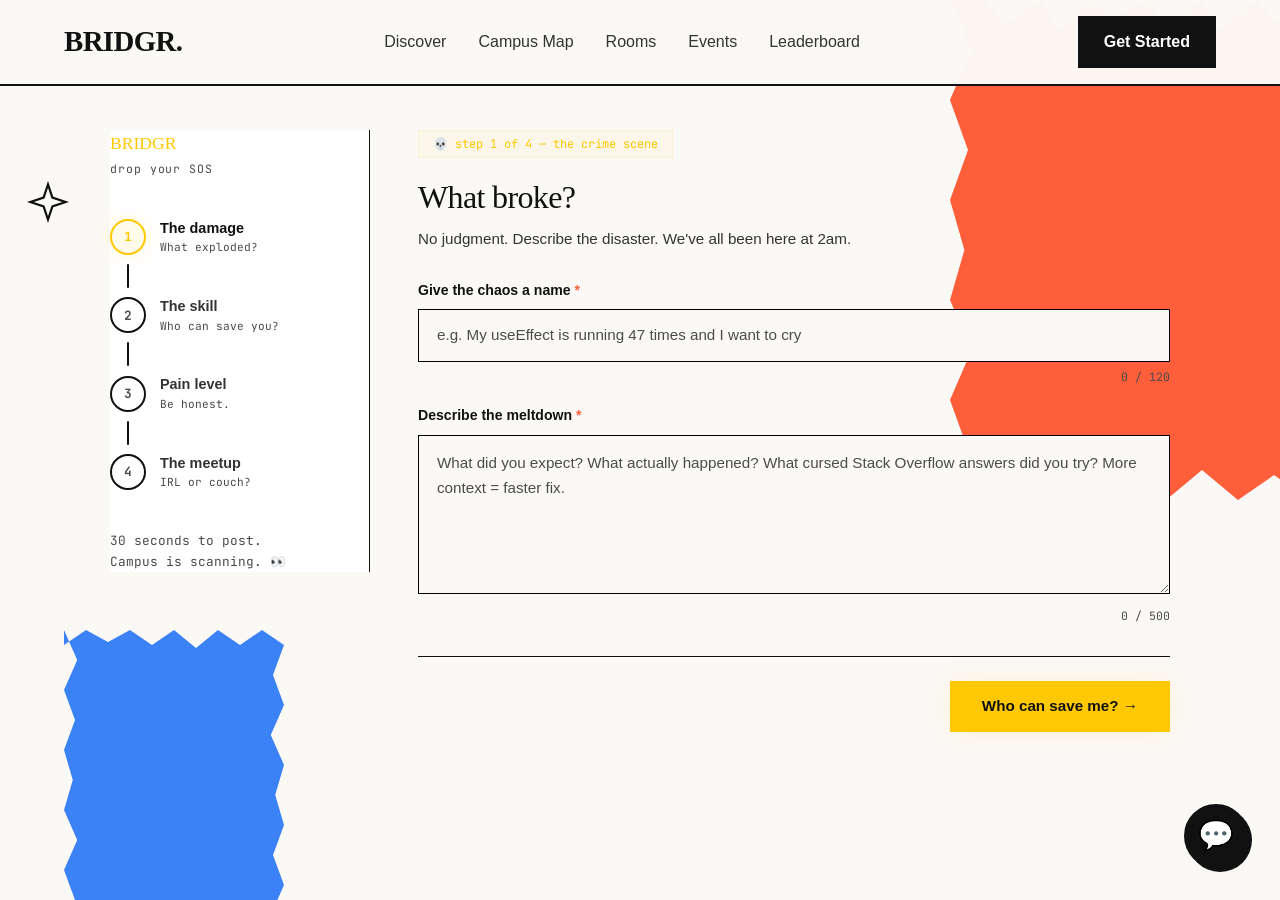
<file: post.html>
<!DOCTYPE html>
<html lang="en">
<head>
<meta charset="UTF-8"/>
<link rel="preconnect" href="https://fonts.googleapis.com"/>
<link href="https://fonts.googleapis.com/css2?family=Anton&family=JetBrains+Mono:wght@400;500&display=swap" rel="stylesheet"/>
<link href="https://api.fontshare.com/v2/css?f[]=satoshi@400,500,700&display=swap" rel="stylesheet"/>
<meta name="viewport" content="width=device-width,initial-scale=1.0"/>
<title>Post a Problem — Bridgr</title>
<meta name="description" content="Send an SOS to campus. Bridgr finds someone nearby who can help in minutes."/>

<link rel="stylesheet" href="css/reset.css"/>
<link rel="stylesheet" href="css/tokens.css"/>
<link rel="stylesheet" href="css/pod.css"/>
<link rel="stylesheet" href="css/post.css"/>
</head>
<body>
  <div class="page-loader active" id="pageLoader">
    <div style="display: flex; flex-direction: column; align-items: center;">
      <img src="img/loading_animation.gif" alt="Loading..." class="loader-img">
      <div class="loader-text">Loading.....</div>
    </div>
  </div>

<nav class="nav scrolled" id="nav">
  <div class="nav-inner">
    <a href="index.html" class="logo">BRIDGR<span class="logo-dot">.</span></a>
    <ul class="nav-links">
      <li><a href="discover.html">Discover</a></li>
      <li><a href="map.html">Campus Map</a></li>
      <li><a href="rooms.html">Rooms</a></li>
      <li><a href="events.html">Events</a></li>
      <li><a href="leaderboard.html">Leaderboard</a></li>
    </ul>
    <div class="nav-actions">
      <a href="login.html" class="nav-avatar" title="Login">AR</a>
      <a href="post.html" class="btn-primary nav-cta nav-active-btn">Post a problem</a>
    </div>
  </div>
</nav>

<!-- REPETITION: Same orange/blue blobs + rotating star as all pages -->
<div style="position: fixed; inset: 0; pointer-events: none; z-index: 0; overflow: hidden;" aria-hidden="true">
  <div class="pod-blob pod-blob-orange" style="width:360px; height:500px; top:0; right:-30px; animation-delay:-1s;"></div>
  <div class="pod-blob pod-blob-blue" style="width:220px; height:300px; bottom:-30px; left:5%; animation-delay:-6s;"></div>
  <div class="pod-star" style="top:20%; left:2%; width:44px; height:44px; animation-duration:24s;">
    <svg viewBox="0 0 100 100" fill="none" stroke="var(--charcoal)" stroke-width="5" stroke-linecap="round" width="44" height="44"><path d="M50 10 L60 40 L90 50 L60 60 L50 90 L40 60 L10 50 L40 40 Z"/></svg>
  </div>
</div>

<!-- ═══ FORM VIEW ═══ -->
<main class="post-main" id="formView">
  <div class="post-wrap">

    <!-- Left: progress -->
    <aside class="progress-panel" id="progressPanel">
      <div class="pp-logo">BRIDGR</div>
      <div class="pp-label">drop your SOS</div>
      <div class="progress-steps" id="progressSteps">
        <div class="pstep active" data-step="1">
          <div class="pstep-dot"><span>1</span></div>
          <div class="pstep-info"><div class="pstep-title">The damage</div><div class="pstep-sub">What exploded?</div></div>
        </div>
        <div class="pstep-line"></div>
        <div class="pstep" data-step="2">
          <div class="pstep-dot"><span>2</span></div>
          <div class="pstep-info"><div class="pstep-title">The skill</div><div class="pstep-sub">Who can save you?</div></div>
        </div>
        <div class="pstep-line"></div>
        <div class="pstep" data-step="3">
          <div class="pstep-dot"><span>3</span></div>
          <div class="pstep-info"><div class="pstep-title">Pain level</div><div class="pstep-sub">Be honest.</div></div>
        </div>
        <div class="pstep-line"></div>
        <div class="pstep" data-step="4">
          <div class="pstep-dot"><span>4</span></div>
          <div class="pstep-info"><div class="pstep-title">The meetup</div><div class="pstep-sub">IRL or couch?</div></div>
        </div>
      </div>
      <div class="pp-hint">30 seconds to post.<br/>Campus is scanning. 👀</div>
    </aside>

    <!-- Right: steps -->
    <div class="steps-wrap">

      <!-- Step 1: Title + description -->
      <div class="fstep active" id="step1">
        <div class="step-tag">💀 step 1 of 4 — the crime scene</div>
        <h2 class="step-title">What broke?</h2>
        <p class="step-sub">No judgment. Describe the disaster. We've all been here at 2am.</p>
        <div class="field-group">
          <label class="field-label" for="probTitle">Give the chaos a name <span class="req">*</span></label>
          <input type="text" id="probTitle" class="field-input" placeholder="e.g. My useEffect is running 47 times and I want to cry" maxlength="120"/>
          <div class="char-count" id="titleCount">0 / 120</div>
        </div>
        <div class="field-group">
          <label class="field-label" for="probDesc">Describe the meltdown <span class="req">*</span></label>
          <textarea id="probDesc" class="field-input field-textarea" placeholder="What did you expect? What actually happened? What cursed Stack Overflow answers did you try? More context = faster fix." rows="5" maxlength="500"></textarea>
          <div class="char-count" id="descCount">0 / 500</div>
        </div>
        <div class="step-footer">
          <div></div>
          <button class="btn-next" id="next1" onclick="goStep(2)">Who can save me? →</button>
        </div>
      </div>

      <!-- Step 2: Skill -->
      <div class="fstep" id="step2">
        <div class="step-tag">🎯 step 2 of 4 — pick your poison</div>
        <h2 class="step-title">What kind of wizard do you need?</h2>
        <p class="step-sub">Best guess is fine. Wrong? The expert will figure it out in 30 seconds anyway.</p>
        <div class="skill-chips" id="skillChips">
          <button class="skchip" data-skill="React">⚛️ React</button>
          <button class="skchip" data-skill="Python">🐍 Python</button>
          <button class="skchip" data-skill="DSA">🧩 DSA</button>
          <button class="skchip" data-skill="JavaScript">🌐 JavaScript</button>
          <button class="skchip" data-skill="C++">⚡ C++</button>
          <button class="skchip" data-skill="ML">🤖 ML</button>
          <button class="skchip" data-skill="Git">🌿 Git</button>
          <button class="skchip" data-skill="SQL">🗄️ SQL</button>
          <button class="skchip" data-skill="Docker">🐳 Docker</button>
          <button class="skchip" data-skill="UI Design">🎨 UI Design</button>
          <button class="skchip" data-skill="Linux">🐧 Linux</button>
          <button class="skchip" data-skill="Other">🤷 Other</button>
        </div>
        <div class="field-group" style="margin-top:20px">
          <label class="field-label" for="customSkill">Not on the list? Just say it.</label>
          <input type="text" id="customSkill" class="field-input" placeholder="e.g. Verilog, MATLAB, After Effects, Blender, idk..."/>
        </div>
        <div class="step-footer">
          <button class="btn-back" onclick="goStep(1)">← Back</button>
          <button class="btn-next" id="next2" onclick="goStep(3)">Urgency →</button>
        </div>
      </div>

      <!-- Step 3: Urgency -->
      <div class="fstep" id="step3">
        <div class="step-tag">🚨 step 3 of 4 — damage assessment</div>
        <h2 class="step-title">On a scale of fine to crying...</h2>
        <p class="step-sub">Be honest. Nobody here is judging you. We've all submitted broken code.</p>
        <div class="urgency-cards" id="urgencyCards">
          <button class="urg-card" data-urgency="chill">
            <div class="urg-icon">😌</div>
            <div class="urg-label">Chill</div>
            <div class="urg-desc">No deadline. Just want to understand it.</div>
          </button>
          <button class="urg-card" data-urgency="soon">
            <div class="urg-icon">⏰</div>
            <div class="urg-label">Need it soon</div>
            <div class="urg-desc">Submission in a day or two. Starting to sweat.</div>
          </button>
          <button class="urg-card" data-urgency="urgent">
            <div class="urg-icon">🔥</div>
            <div class="urg-label">Urgent</div>
            <div class="urg-desc">Due tonight. Seriously panicking.</div>
          </button>
          <button class="urg-card" data-urgency="fire">
            <div class="urg-icon">💀</div>
            <div class="urg-label">ON FIRE</div>
            <div class="urg-desc">Submission in an hour. Send help NOW.</div>
          </button>
        </div>
        <div class="step-footer">
          <button class="btn-back" onclick="goStep(2)">← Back</button>
          <button class="btn-next" id="next3" onclick="goStep(4)">Almost done →</button>
        </div>
      </div>

      <!-- Step 4: Meeting type -->
      <div class="fstep" id="step4">
        <div class="step-tag">📍 step 4 of 4 — almost free</div>
        <h2 class="step-title">IRL or laptop?</h2>
        <p class="step-sub">Pick a vibe. They'll find you.</p>
        <div class="meet-cards" id="meetCards">
          <button class="meet-card" data-meet="in-person">
            <div class="meet-icon">🏫</div>
            <div class="meet-label">Show up IRL</div>
            <div class="meet-desc">They come to you. Old school. Gets things done. Bring snacks as tribute.</div>
          </button>
          <button class="meet-card" data-meet="online">
            <div class="meet-icon">💻</div>
            <div class="meet-label">Screen share</div>
            <div class="meet-desc">Stay in bed. Share screen. Voice or video. Pajamas optional.</div>
          </button>
          <button class="meet-card" data-meet="either">
            <div class="meet-icon">🤷</div>
            <div class="meet-label">Don't care, just help</div>
            <div class="meet-desc">You just want the bug gone. Whatever works for them.</div>
          </button>
        </div>
        <div class="field-group" style="margin-top:20px">
          <label class="field-label" for="location">📍 Where are you hiding right now? (optional)</label>
          <input type="text" id="location" class="field-input" placeholder="e.g. Library 2nd floor crying, Block A Room 204, Canteen corner table..."/>
        </div>
        <div class="step-footer">
          <button class="btn-back" onclick="goStep(3)">← Back</button>
          <button class="btn-send" id="sendBtn" onclick="submitPost()">
            <span id="sendLabel">🚨 Launch the SOS</span>
          </button>
        </div>
      </div>

    </div>
  </div>
</main>

<!-- ═══ SEARCHING VIEW ═══ -->
<div class="searching-view" id="searchingView">
  <div class="searching-inner">
    <div class="radar-wrap">
      <div class="radar">
        <div class="radar-ring r1"></div>
        <div class="radar-ring r2"></div>
        <div class="radar-ring r3"></div>
        <div class="radar-sweep"></div>
        <div class="radar-center">📡</div>
        <div class="radar-blip b1"></div>
        <div class="radar-blip b2"></div>
        <div class="radar-blip b3"></div>
      </div>
    </div>
    <h2 class="searching-title" id="searchingTitle">Searching campus for a genius...</h2>
    <p class="searching-sub" id="searchingSub">Someone nearby probably knows this. Finding them now.</p>
    <div class="searching-steps" id="searchingSteps">
      <div class="ss-item" id="ss1"><span class="ss-dot"></span> SOS launched to campus 🚀</div>
      <div class="ss-item" id="ss2"><span class="ss-dot"></span> Scanning 847 skill profiles...</div>
      <div class="ss-item" id="ss3"><span class="ss-dot"></span> Sorting by who's closest & not asleep...</div>
      <div class="ss-item" id="ss4"><span class="ss-dot"></span> Buzzing their phones now ⚡</div>
    </div>
  </div>
</div>

<!-- ═══ RESULTS VIEW ═══ -->
<div class="results-view" id="resultsView">
  <div class="container">
    <div class="results-header">
      <div class="results-badge">🎯 geniuses inbound</div>
      <h2 class="results-title">SOS received. Cavalry is coming.<br/>Pick your hero.</h2>
      <p class="results-sub" id="resultsSub"></p>
    </div>
    <div class="matches-grid" id="matchesGrid"></div>
    <div class="results-footer">
      <a href="discover.html" class="btn-ghost-lg">Browse more geniuses →</a>
      <button class="btn-ghost-lg" onclick="resetForm()">I have another problem (obviously)</button>
    </div>
  </div>
</div>

<script src="js/post.js"></script>
<script src="js/auth.js"></script>
<script src="js/transitions.js"></script>
</body>
</html>
</file>
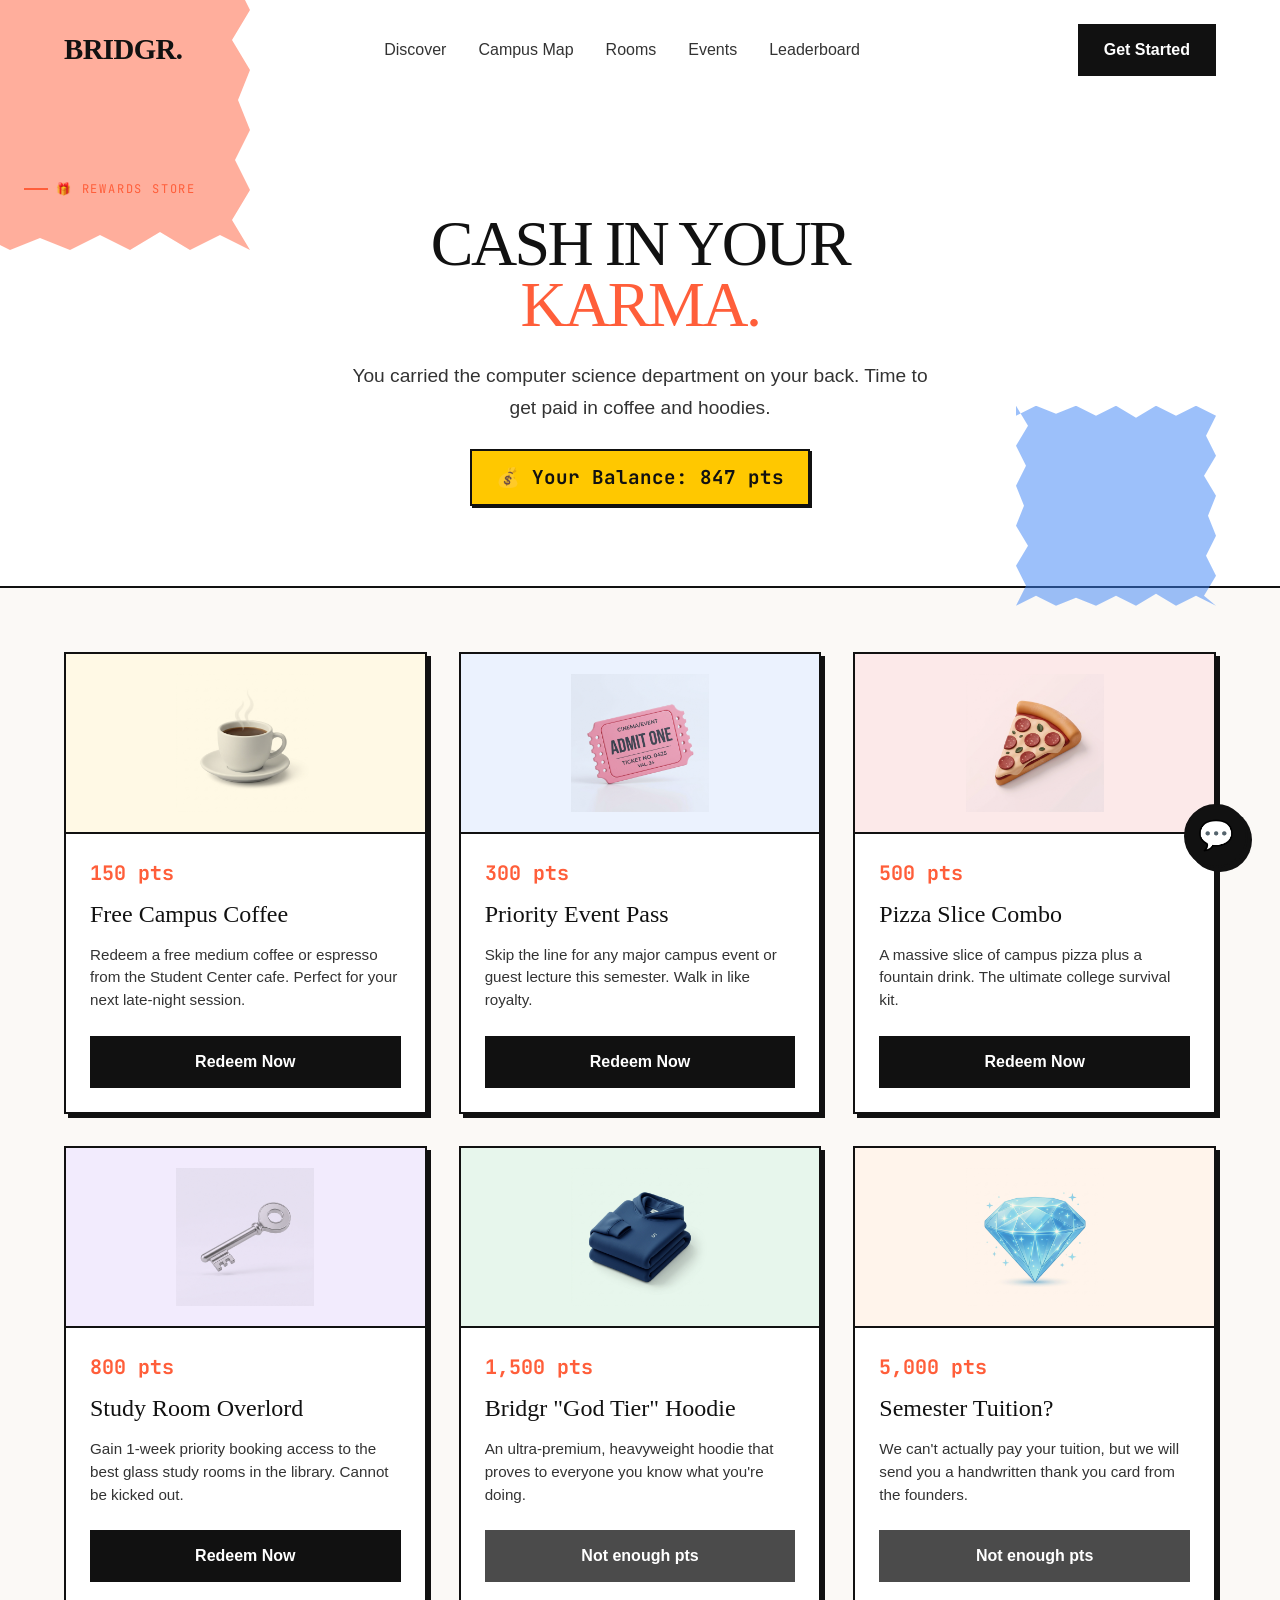
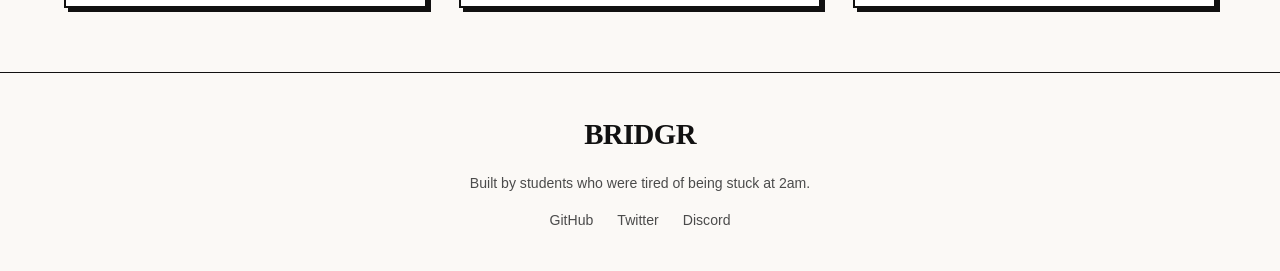
<file: redeem.html>
<!DOCTYPE html>
<html lang="en">

<head>
  <meta charset="UTF-8" />
  <link rel="preconnect" href="https://fonts.googleapis.com" />
  <link href="https://fonts.googleapis.com/css2?family=Anton&family=JetBrains+Mono:wght@400;500&display=swap"
    rel="stylesheet" />
  <link href="https://api.fontshare.com/v2/css?f[]=satoshi@400,500,700&display=swap" rel="stylesheet" />
  <meta name="viewport" content="width=device-width,initial-scale=1.0" />
  <title>Rewards Store — Bridgr</title>
  <meta name="description" content="Redeem your Bridgr karma for real campus rewards." />

  <link rel="stylesheet" href="css/reset.css" />
  <link rel="stylesheet" href="css/tokens.css" />
  <link rel="stylesheet" href="css/pod.css" />
  <link rel="stylesheet" href="css/styles.css" />
  <style>
    .store-hero {
      padding: var(--space-2xl) 0 var(--space-lg) 0;
      text-align: center;
      position: relative;
      border-bottom: 2px solid var(--charcoal);
      background: var(--surface);
    }

    .store-grid {
      display: grid;
      grid-template-columns: repeat(auto-fill, minmax(300px, 1fr));
      gap: 32px;
      padding: 64px 24px;
      max-width: 1200px;
      margin: 0 auto;
    }

    .reward-card {
      background: #fff;
      border: 2px solid var(--charcoal);
      border-radius: var(--r-md);
      overflow: hidden;
      box-shadow: var(--shadow-brutal);
      transition: transform 0.2s, box-shadow 0.2s;
      display: flex;
      flex-direction: column;
    }

    .reward-card:hover {
      transform: translate(-4px, -4px);
      box-shadow: var(--shadow-brutal-hover);
    }

    .rc-img {
      height: 180px;
      background: var(--surface-3);
      border-bottom: 2px solid var(--charcoal);
      display: flex;
      align-items: center;
      justify-content: center;
      font-size: 4rem;
      padding: 20px;
    }

    .rc-img img {
      max-height: 100%;
      max-width: 100%;
      object-fit: contain;
      mix-blend-mode: multiply;
      transition: transform 0.3s var(--ease-spring);
    }

    .reward-card:hover .rc-img img {
      transform: scale(1.1) rotate(5deg);
    }

    .rc-body {
      padding: 24px;
      display: flex;
      flex-direction: column;
      flex: 1;
    }

    .rc-cost {
      font-family: var(--font-mono);
      font-weight: 700;
      color: var(--orange);
      font-size: 1.25rem;
      margin-bottom: 8px;
    }

    .rc-title {
      font-family: var(--font-display);
      font-size: 1.5rem;
      margin-bottom: 12px;
    }

    .rc-desc {
      color: var(--text-secondary);
      font-size: 0.95rem;
      line-height: 1.5;
      margin-bottom: 24px;
      flex: 1;
    }

    .rc-btn {
      width: 100%;
    }

    .user-balance {
      display: inline-flex;
      align-items: center;
      gap: 12px;
      background: var(--yellow);
      border: 2px solid var(--charcoal);
      padding: 12px 24px;
      font-family: var(--font-mono);
      font-weight: 700;
      font-size: 1.2rem;
      box-shadow: var(--shadow-brutal-sm);
      margin-top: 24px;
    }
  </style>
</head>

<body>
  <div class="page-loader active" id="pageLoader">
    <div style="display: flex; flex-direction: column; align-items: center;">
      <img src="img/loading_animation.gif" alt="Loading..." class="loader-img">
      <div class="loader-text">Loading.....</div>
    </div>
  </div>

  <nav class="nav scrolled" id="nav">
    <div class="nav-inner">
      <a href="index.html" class="logo">BRIDGR<span class="logo-dot">.</span></a>
      <ul class="nav-links">
        <li><a href="discover.html">Discover</a></li>
        <li><a href="map.html">Campus Map</a></li>
        <li><a href="rooms.html">Rooms</a></li>
        <li><a href="events.html">Events</a></li>
        <li><a href="leaderboard.html">Leaderboard</a></li>
      </ul>
      <div class="nav-actions">
        <a href="login.html" class="nav-avatar" title="Login">AR</a>
        <a href="post.html" class="btn-primary nav-cta">Post a problem</a>
      </div>
    </div>
  </nav>

  <section class="store-hero">
    <div class="pod-container" style="position: relative; z-index: 2;">
      <div class="pod-eyebrow" style="margin-bottom: 16px;">🎁 rewards store</div>
      <h1 class="pod-headline" style="font-size: 4rem; text-align: center;">Cash in your<br /><span class="accent"
          style="color: var(--orange);">Karma.</span></h1>
      <p class="pod-subhead" style="margin: 0 auto; text-align: center; max-width: 600px;">
        You carried the computer science department on your back. Time to get paid in coffee and hoodies.
      </p>

      <div class="user-balance">
        💰 Your Balance: <span id="userPoints">847</span> pts
      </div>
    </div>

    <!-- Background Decor -->
    <div class="pod-blob pod-blob-orange"
      style="width:300px; height:300px; top:-50px; left:-50px; animation-delay:-2s; opacity: 0.5;"></div>
    <div class="pod-blob pod-blob-blue"
      style="width:200px; height:200px; bottom:-20px; right:5%; animation-delay:-5s; opacity: 0.5;"></div>
  </section>

  <main>
    <div class="store-grid">
      <!-- Item 1 -->
      <div class="reward-card reveal">
        <div class="rc-img" style="background: rgba(255,190,0,0.1);"><img src="img/reward_coffee.png" alt="Coffee">
        </div>
        <div class="rc-body">
          <div class="rc-cost">150 pts</div>
          <h3 class="rc-title">Free Campus Coffee</h3>
          <p class="rc-desc">Redeem a free medium coffee or espresso from the Student Center cafe. Perfect for your next
            late-night session.</p>
          <button class="btn-primary rc-btn" onclick="redeem(150)">Redeem Now</button>
        </div>
      </div>

      <!-- Item 2 -->
      <div class="reward-card reveal">
        <div class="rc-img" style="background: rgba(59,130,246,0.1);"><img src="img/reward_ticket.png" alt="Ticket">
        </div>
        <div class="rc-body">
          <div class="rc-cost">300 pts</div>
          <h3 class="rc-title">Priority Event Pass</h3>
          <p class="rc-desc">Skip the line for any major campus event or guest lecture this semester. Walk in like
            royalty.</p>
          <button class="btn-primary rc-btn" onclick="redeem(300)">Redeem Now</button>
        </div>
      </div>

      <!-- Item 3 -->
      <div class="reward-card reveal">
        <div class="rc-img" style="background: rgba(220,38,38,0.1);"><img src="img/reward_pizza.png" alt="Pizza"></div>
        <div class="rc-body">
          <div class="rc-cost">500 pts</div>
          <h3 class="rc-title">Pizza Slice Combo</h3>
          <p class="rc-desc">A massive slice of campus pizza plus a fountain drink. The ultimate college survival kit.
          </p>
          <button class="btn-primary rc-btn" onclick="redeem(500)">Redeem Now</button>
        </div>
      </div>

      <!-- Item 4 -->
      <div class="reward-card reveal">
        <div class="rc-img" style="background: rgba(124,58,237,0.1);"><img src="img/reward_key.png" alt="Key"></div>
        <div class="rc-body">
          <div class="rc-cost">800 pts</div>
          <h3 class="rc-title">Study Room Overlord</h3>
          <p class="rc-desc">Gain 1-week priority booking access to the best glass study rooms in the library. Cannot be
            kicked out.</p>
          <button class="btn-primary rc-btn" onclick="redeem(800)">Redeem Now</button>
        </div>
      </div>

      <!-- Item 5 -->
      <div class="reward-card reveal">
        <div class="rc-img" style="background: rgba(22,163,74,0.1);"><img src="img/reward_hoodie.png" alt="Hoodie">
        </div>
        <div class="rc-body">
          <div class="rc-cost">1,500 pts</div>
          <h3 class="rc-title">Bridgr "God Tier" Hoodie</h3>
          <p class="rc-desc">An ultra-premium, heavyweight hoodie that proves to everyone you know what you're doing.
          </p>
          <button class="btn-primary rc-btn"
            style="background: var(--text-muted); border-color: var(--text-muted); color: white; cursor: not-allowed;"
            disabled>Not enough pts</button>
        </div>
      </div>

      <!-- Item 6 -->
      <div class="reward-card reveal">
        <div class="rc-img" style="background: rgba(251,146,60,0.1);"><img src="img/reward_diamond.png" alt="Diamond">
        </div>
        <div class="rc-body">
          <div class="rc-cost">5,000 pts</div>
          <h3 class="rc-title">Semester Tuition?</h3>
          <p class="rc-desc">We can't actually pay your tuition, but we will send you a handwritten thank you card from
            the founders.</p>
          <button class="btn-primary rc-btn"
            style="background: var(--text-muted); border-color: var(--text-muted); color: white; cursor: not-allowed;"
            disabled>Not enough pts</button>
        </div>
      </div>
    </div>
  </main>

  <footer class="footer">
    <div class="footer-inner">
      <div class="logo">BRIDGR</div>
      <p class="footer-sub">Built by students who were tired of being stuck at 2am.</p>
      <div class="footer-links">
        <a href="#">GitHub</a><a href="#">Twitter</a><a href="#">Discord</a>
      </div>
    </div>
  </footer>

  <script>
    function redeem(cost) {
      const balanceEl = document.getElementById('userPoints');
      let current = parseInt(balanceEl.textContent.replace(/,/g, ''));
      if (current >= cost) {
        current -= cost;
        balanceEl.textContent = current.toLocaleString();
        alert('Reward successfully redeemed! Check your student email for instructions.');
      } else {
        alert('Not enough karma points!');
      }
    }
  </script>
  <script src="js/main.js"></script>
  <script src="js/auth.js"></script>
  <script src="js/transitions.js"></script>
</body>

</html>
</file>
<file: css/tokens.css>
/* ── Bridgr Design Tokens — Doodle / Brutalist-Lite Mode ── */
:root {
  /* Backgrounds */
  --bg: #fbf9f6;
  --surface: #ffffff;
  --surface-2: #ffffff;
  --surface-3: #f0eae1;
  --border: #111111;
  --border-hover: #000000;

  /* Primary accent */
  --orange: #ff5e3a;
  --yellow: #ffc800;
  --blue: #3b82f6;
  --charcoal: #111111;
  --sage: #a3a3a3;

  /* Semantic */
  --green: #16a34a;
  --red: #dc2626;
  --pink: #db2777;
  --cyan: #0891b2;
  --purple: #7c3aed;

  /* Text */
  --text-primary: #111111;
  --text-secondary: #333333;
  --text-muted: #4b4b4b;

  /* Solid Gradients (Brutalist) */
  --grad-main: #111111;
  --grad-warm: #ff5e3a;
  --grad-green: #16a34a;
  --grad-gold: #ffc800;

  /* Brutalist Shadows */
  --shadow-brutal: 4px 4px 0px var(--charcoal);
  --shadow-brutal-hover: 6px 6px 0px var(--charcoal);
  --shadow-brutal-sm: 2px 2px 0px var(--charcoal);
  --glow-card: var(--shadow-brutal);

  /* Transitions */
  --ease-out: cubic-bezier(0.16, 1, 0.3, 1);
  --ease-spring: cubic-bezier(0.34, 1.56, 0.64, 1);

  /* Radius */
  --r-sm: 0px;
  --r-md: 0px;
  --r-lg: 0px;
  --r-xl: 0px;
  --r-full: 0px;

  /* Spacing */
  --s-1: 4px;
  --s-2: 8px;
  --s-3: 12px;
  --s-4: 16px;
  --s-5: 20px;
  --s-6: 24px;
  --s-8: 32px;
  --s-10: 40px;
  --s-12: 48px;
  --s-16: 64px;
  --s-20: 80px;
  --s-24: 96px;

  /* Fonts */
  --font-display: 'Prata', serif;
  --font-body: 'Satoshi', 'Inter', sans-serif;
  --font-mono: 'JetBrains Mono', monospace;
}

.nav-actions {
  display: flex;
  align-items: center;
  gap: 16px;
  margin-left: auto;
}

.nav-avatar {
  width: 38px;
  height: 38px;
  border-radius: 50%;
  background: var(--orange);
  display: flex;
  align-items: center;
  justify-content: center;
  color: #fff;
  font-family: var(--font-display);
  font-size: 1rem;
  border: 2px solid var(--charcoal);
  box-shadow: var(--shadow-brutal-sm);
  transition: transform .2s, box-shadow .2s;
  cursor: pointer;
}

.nav-avatar:hover {
  transform: translate(-2px, -2px);
  box-shadow: 6px 6px 0px var(--charcoal);
  text-decoration: none;
  color: #fff !important;
}

/* Prevent nav-active from overriding avatar styles */
.nav-avatar.nav-active {
  color: #fff !important;
}

.nav-avatar.nav-active::after {
  display: none;
}

/* ── SHARED NAV ── */
.nav {
  position: fixed;
  top: 0;
  left: 0;
  right: 0;
  z-index: 500;
  padding: 24px 0;
  transition: background .3s;
  background: transparent;
}

.nav.scrolled {
  background: rgba(251, 249, 246, .98);
  border-bottom: 2px solid var(--charcoal);
  padding: 16px 0;
}

.nav-inner {
  max-width: 1200px;
  margin: 0 auto;
  padding: 0 24px;
  display: flex;
  align-items: center;
  gap: 32px;
}

.logo {
  font-family: var(--font-display);
  font-size: 1.8rem;
  font-weight: 700;
  color: var(--charcoal);
  letter-spacing: -.02em;
  text-transform: uppercase;
}

.nav-links {
  display: flex;
  gap: 32px;
  margin-left: auto;
}

.nav-links a {
  color: var(--text-secondary);
  font-size: 1rem;
  font-weight: 500;
  transition: all .2s;
  position: relative;
}

.nav-links a:hover,
.nav-active {
  color: var(--charcoal) !important;
}

.nav-active::after {
  content: '';
  position: absolute;
  bottom: -4px;
  left: 0;
  right: 0;
  height: 2px;
  background: var(--orange);
}

.nav-cta {
  margin-left: 16px;
}

/* ── BUTTONS ── */
.btn-primary {
  display: inline-flex;
  align-items: center;
  justify-content: center;
  gap: 8px;
  padding: 12px 24px;
  background: var(--charcoal);
  color: #fff !important;
  font-weight: 600;
  font-size: 1rem;
  border: 2px solid var(--charcoal);
  transition: transform .2s, box-shadow .2s;
  border-radius: 0;
  cursor: pointer;
  white-space: nowrap;
}

.btn-primary:hover {
  transform: translate(-4px, -4px);
  box-shadow: var(--shadow-brutal-hover);
}

.btn-ghost {
  display: inline-flex;
  align-items: center;
  justify-content: center;
  gap: 8px;
  padding: 12px 24px;
  background: transparent;
  border: 2px solid var(--charcoal);
  color: var(--charcoal) !important;
  font-weight: 600;
  font-size: 1rem;
  transition: transform .2s, box-shadow .2s;
  border-radius: 0;
  cursor: pointer;
  white-space: nowrap;
}

.btn-ghost:hover {
  background: var(--yellow);
  transform: translate(-4px, -4px);
  box-shadow: var(--shadow-brutal-hover);
}

.btn-lg {
  padding: 16px 32px;
  font-size: 1.1rem;
}

/* ── PAGE TRANSITIONS ── */
.page-loader {
  position: fixed;
  inset: 0;
  background: var(--bg);
  z-index: 10000;
  display: flex;
  flex-direction: column;
  align-items: center;
  justify-content: center;
  opacity: 0;
  pointer-events: none;
  transition: opacity 0.4s ease;
}

.page-loader.active {
  opacity: 1;
  pointer-events: all;
}

.loader-img {
  width: 150px;
  height: auto;
  margin-bottom: 24px;
}

.loader-text {
  font-family: var(--font-mono);
  font-size: 1.1rem;
  color: var(--orange);
  font-weight: 700;
  letter-spacing: 0.05em;
  text-transform: uppercase;
}

/* ── FLOATING CHAT BUTTON ── */
.floating-chat-btn {
  position: fixed;
  bottom: 32px;
  right: 32px;
  width: 64px;
  height: 64px;
  border-radius: 50%;
  background: var(--charcoal);
  color: white;
  display: flex;
  align-items: center;
  justify-content: center;
  font-size: 1.8rem;
  text-decoration: none;
  box-shadow: var(--shadow-brutal);
  border: 2px solid var(--charcoal);
  z-index: 9999;
  transition: transform 0.2s, box-shadow 0.2s;
  cursor: pointer;
}

.floating-chat-btn:hover {
  transform: translate(-4px, -4px);
  box-shadow: var(--shadow-brutal-hover);
  background: var(--orange);
}
</file>
<file: css/pod.css>
/*
 * ─────────────────────────────────────────────────────────────────
 * POD.CSS — Principles of Design System
 * Shared design tokens and repeated visual elements used across
 * ALL pages to demonstrate the 8 design principles.
 * ─────────────────────────────────────────────────────────────────
 *
 * PRINCIPLE MAP:
 *   Contrast    → Large serifs vs small mono, black vs white vs accents
 *   Hierarchy   → .pod-headline > .pod-subhead > .pod-body scale
 *   Balance     → .pod-split (asymmetric 2-col grid)
 *   Alignment   → Consistent max-width container (1280px)
 *   Proximity   → .pod-group (grouped element blocks)
 *   Repetition  → .pod-star, .pod-blob, .pod-float-note repeated on every page
 *   Rhythm      → Staggered card offsets, animation delays
 *   Whitespace  → Generous padding tokens --space-xl / --space-2xl
 * ─────────────────────────────────────────────────────────────────
 */

/* ── WHITESPACE TOKENS ── */
:root {
  --space-sm: 24px;
  --space-md: 48px;
  --space-lg: 80px;
  --space-xl: 120px;
  --space-2xl: 180px;
  --page-max: 1280px;
}

/* ── PAGE WRAPPER ── */
.pod-page {
  background: var(--bg);
  min-height: 100vh;
  overflow-x: hidden;
}

/* ══════════════════════════════════════════════
   HIERARCHY — Typography scale
   Large serifs dominate, body is small & light.
══════════════════════════════════════════════ */
.pod-eyebrow {
  font-family: var(--font-mono);
  font-size: 0.75rem;
  letter-spacing: 0.15em;
  text-transform: uppercase;
  color: var(--orange);
  margin-bottom: 16px;
  display: flex;
  align-items: center;
  gap: 8px;
}

.pod-eyebrow::before {
  content: '';
  display: inline-block;
  width: 24px;
  height: 2px;
  background: var(--orange);
  flex-shrink: 0;
}

.pod-headline {
  font-family: var(--font-display);
  font-size: clamp(3.5rem, 7vw, 7rem);
  line-height: 0.95;
  letter-spacing: -0.04em;
  color: var(--charcoal);
  text-transform: uppercase;
  margin-bottom: var(--space-sm);
}

.pod-headline .accent {
  color: var(--orange);
}

.pod-headline .accent-blue {
  color: var(--blue);
}

.pod-subhead {
  font-size: 1.2rem;
  color: var(--text-secondary);
  line-height: 1.7;
  max-width: 480px;
  font-weight: 400;
}

/* ══════════════════════════════════════════════
   BALANCE — Asymmetric split layout
   Left: large type  |  Right: shape / cards
══════════════════════════════════════════════ */
.pod-split {
  max-width: var(--page-max);
  margin: 0 auto;
  padding: 0 var(--space-sm);
  display: grid;
  grid-template-columns: 1.1fr 0.9fr;
  gap: var(--space-md);
  align-items: center;
  min-height: 80vh;
}

.pod-split.top-align {
  align-items: start;
  min-height: auto;
  padding-top: var(--space-xl);
  padding-bottom: var(--space-lg);
}

.pod-split-left {
  position: relative;
  z-index: 2;
}

.pod-split-right {
  position: relative;
  z-index: 1;
  min-height: 500px;
  display: flex;
  flex-direction: column;
  align-items: flex-start;
  justify-content: center;
}

/* ══════════════════════════════════════════════
   REPETITION — Shared graphic elements
   These repeat identically on every page.
══════════════════════════════════════════════ */

/* Star accent — repeats on every page */
.pod-star {
  pointer-events: none;
  position: absolute;
  animation: pod-spin 20s linear infinite;
}

.pod-star svg {
  display: block;
}

@keyframes pod-spin {
  from {
    transform: rotate(0deg);
  }

  to {
    transform: rotate(360deg);
  }
}

/* Geometric blob — orange or blue solid shape */
.pod-blob {
  position: absolute;
  pointer-events: none;
  animation: pod-float 8s ease-in-out infinite;
  z-index: 0;
}

.pod-blob-orange {
  background: var(--orange);
  clip-path: polygon(10% 0, 15% 5%, 25% 0, 30% 6%, 40% 0, 45% 4%, 55% 0, 60% 5%, 70% 0, 75% 6%, 85% 0, 90% 4%, 100% 0, 95% 10%, 100% 20%, 94% 30%, 100% 40%, 96% 50%, 100% 60%, 95% 70%, 100% 80%, 94% 90%, 100% 100%, 90% 95%, 80% 100%, 70% 94%, 60% 100%, 50% 95%, 40% 100%, 30% 96%, 20% 100%, 10% 95%, 0 100%, 5% 90%, 0 80%, 6% 70%, 0 60%, 4% 50%, 0 40%, 5% 30%, 0 20%, 6% 10%, 0 0);
}

.pod-blob-blue {
  background: var(--blue);
  clip-path: polygon(0 5%, 10% 0, 20% 4%, 30% 0, 40% 5%, 50% 0, 60% 6%, 70% 0, 80% 5%, 90% 0, 100% 5%, 95% 15%, 100% 25%, 94% 35%, 100% 45%, 96% 55%, 100% 65%, 95% 75%, 100% 85%, 94% 95%, 100% 100%, 90% 95%, 80% 100%, 70% 94%, 60% 100%, 50% 95%, 40% 100%, 30% 96%, 20% 100%, 10% 95%, 0 100%, 5% 90%, 0 80%, 6% 70%, 0 60%, 4% 50%, 0 40%, 5% 30%, 0 20%, 6% 10%, 0 0);
}

.pod-blob-yellow {
  background: var(--yellow);
  clip-path: polygon(50% 0%, 61% 16%, 80% 10%, 82% 30%, 100% 41%, 89% 57%, 93% 76%, 74% 82%, 63% 100%, 46% 89%, 28% 97%, 23% 78%, 4% 80%, 13% 62%, 0% 45%, 17% 31%, 10% 13%, 29% 15%, 39% 0%);
}

@keyframes pod-float {

  0%,
  100% {
    transform: translateY(0) scale(1);
  }

  50% {
    transform: translateY(-24px) scale(1.03);
  }
}

/* Floating note card — repeats on every page */
.pod-note {
  background: #fff;
  border: 1.5px solid var(--charcoal);
  padding: 14px 20px;
  font-size: 0.9rem;
  font-weight: 600;
  color: var(--charcoal);
  max-width: 260px;
  position: absolute;
  box-shadow: 4px 4px 0px var(--charcoal);
  animation: pod-note-float 4s ease-in-out infinite;
  z-index: 3;
  line-height: 1.4;
}

.pod-note small {
  display: block;
  font-family: var(--font-mono);
  font-size: 0.72rem;
  font-weight: 400;
  color: var(--text-muted);
  margin-top: 4px;
}

.pod-note.accent-orange {
  border-left: 4px solid var(--orange);
}

.pod-note.accent-blue {
  border-left: 4px solid var(--blue);
}

.pod-note.accent-yellow {
  border-left: 4px solid var(--yellow);
}

@keyframes pod-note-float {

  0%,
  100% {
    transform: translateY(0) rotate(var(--note-rot, 0deg));
  }

  50% {
    transform: translateY(-10px) rotate(var(--note-rot, 0deg));
  }
}

/* ══════════════════════════════════════════════
   CONTRAST — Strong dividers and accents
══════════════════════════════════════════════ */
.pod-divider {
  width: 100%;
  height: 2px;
  background: var(--charcoal);
  margin: var(--space-md) 0;
}

.pod-accent-line {
  display: inline-block;
  width: 60px;
  height: 4px;
  background: var(--orange);
  margin-bottom: 24px;
}

/* ══════════════════════════════════════════════
   RHYTHM — Section wrapper with consistent flow
══════════════════════════════════════════════ */
.pod-section {
  position: relative;
  padding: var(--space-lg) 0;
  overflow: hidden;
}

.pod-container {
  max-width: var(--page-max);
  margin: 0 auto;
  padding: 0 var(--space-sm);
}

/* ══════════════════════════════════════════════
   PROXIMITY — Card group system
   Related elements grouped with consistent gap.
══════════════════════════════════════════════ */
.pod-card-grid {
  display: grid;
  gap: 24px;
}

.pod-card-grid.cols-3 {
  grid-template-columns: repeat(3, 1fr);
}

.pod-card-grid.cols-2 {
  grid-template-columns: repeat(2, 1fr);
}

/* Stagger even cards down for RHYTHM */
.pod-card-grid>*:nth-child(even) {
  transform: translateY(32px);
}

.pod-card {
  background: #fff;
  border: 1.5px solid var(--charcoal);
  padding: 28px;
  position: relative;
  transition: transform 0.25s var(--ease-spring), box-shadow 0.25s;
}

.pod-card:hover {
  transform: translate(-4px, -4px) !important;
  box-shadow: 6px 6px 0px var(--charcoal);
}

.pod-card-eyebrow {
  font-family: var(--font-mono);
  font-size: 0.7rem;
  letter-spacing: 0.1em;
  text-transform: uppercase;
  color: var(--orange);
  margin-bottom: 12px;
}

.pod-card-title {
  font-family: var(--font-display);
  font-size: 1.4rem;
  color: var(--charcoal);
  margin-bottom: 8px;
  line-height: 1.2;
}

.pod-card-body {
  font-size: 0.95rem;
  color: var(--text-secondary);
  line-height: 1.7;
}

/* ══════════════════════════════════════════════
   ALIGNMENT — Consistent section intro block
══════════════════════════════════════════════ */
.pod-section-intro {
  max-width: var(--page-max);
  margin: 0 auto;
  padding: 0 var(--space-sm);
  display: flex;
  justify-content: space-between;
  align-items: flex-end;
  margin-bottom: 48px;
}

.pod-section-intro-right {
  font-family: var(--font-mono);
  font-size: 0.85rem;
  color: var(--text-muted);
  text-align: right;
  max-width: 240px;
  line-height: 1.6;
}

/* ══════════════════════════════════════════════
   RESPONSIVE
══════════════════════════════════════════════ */
@media (max-width: 900px) {
  .pod-split {
    grid-template-columns: 1fr;
    min-height: auto;
    padding-top: 120px;
    padding-bottom: 48px;
  }

  .pod-split-right {
    min-height: 300px;
  }

  .pod-card-grid.cols-3 {
    grid-template-columns: 1fr;
  }

  .pod-card-grid.cols-2 {
    grid-template-columns: 1fr;
  }

  .pod-card-grid>*:nth-child(even) {
    transform: none;
  }

  .pod-section-intro {
    flex-direction: column;
    gap: 16px;
    align-items: flex-start;
  }
}
</file>
<file: css/styles.css>
/* ── Base ── */
body {
  background: var(--bg);
  color: var(--text-primary);
  font-family: var(--font-body);
  overflow-x: hidden;
}





/* ── DOODLES / ORBS ── */
.orb {
  position: absolute;
  pointer-events: none;
  z-index: -1;
}

/* Orange Zig-Zag Edge */
.orb-1 {
  width: 450px;
  height: 650px;
  background: var(--orange);
  top: 5%;
  right: -50px;
  clip-path: polygon(10% 0, 15% 5%, 25% 0, 30% 6%, 40% 0, 45% 4%, 55% 0, 60% 5%, 70% 0, 75% 6%, 85% 0, 90% 4%, 100% 0, 95% 10%, 100% 20%, 94% 30%, 100% 40%, 96% 50%, 100% 60%, 95% 70%, 100% 80%, 94% 90%, 100% 100%, 90% 95%, 80% 100%, 70% 94%, 60% 100%, 50% 95%, 40% 100%, 30% 96%, 20% 100%, 10% 95%, 0 100%, 5% 90%, 0 80%, 6% 70%, 0 60%, 4% 50%, 0 40%, 5% 30%, 0 20%, 6% 10%, 0 0);
  animation: floatOrb 8s ease-in-out infinite;
}

/* Blue Zig-Zag Edge */
.orb-2 {
  width: 300px;
  height: 400px;
  background: var(--blue);
  bottom: -50px;
  left: 20%;
  clip-path: polygon(0 5%, 10% 0, 20% 4%, 30% 0, 40% 5%, 50% 0, 60% 6%, 70% 0, 80% 5%, 90% 0, 100% 5%, 95% 15%, 100% 25%, 94% 35%, 100% 45%, 96% 55%, 100% 65%, 95% 75%, 100% 85%, 94% 95%, 100% 100%, 90% 95%, 80% 100%, 70% 94%, 60% 100%, 50% 95%, 40% 100%, 30% 96%, 20% 100%, 10% 95%, 0 100%, 5% 90%, 0 80%, 6% 70%, 0 60%, 4% 50%, 0 40%, 5% 30%, 0 20%, 6% 10%, 0 0);
  animation: floatOrb 10s ease-in-out infinite reverse;
}

/* Yellow Blob */
.orb-3 {
  width: 150px;
  height: 150px;
  background: var(--yellow);
  top: 40%;
  left: 35%;
  clip-path: polygon(50% 0%, 61% 16%, 80% 10%, 82% 30%, 100% 41%, 89% 57%, 93% 76%, 74% 82%, 63% 100%, 46% 89%, 28% 97%, 23% 78%, 4% 80%, 13% 62%, 0% 45%, 17% 31%, 10% 13%, 29% 15%, 39% 0%);
  animation: floatOrb 6s ease-in-out infinite;
}

.orb-cta-1 {
  width: 600px;
  height: 600px;
  background: var(--yellow);
  top: -200px;
  right: -100px;
  clip-path: polygon(10% 0, 15% 5%, 25% 0, 100% 0, 100% 100%, 0 100%, 0 0);
  animation-delay: -2s;
}

.orb-cta-2 {
  width: 400px;
  height: 400px;
  background: var(--blue);
  bottom: -100px;
  left: -50px;
  clip-path: polygon(0 5%, 10% 0, 100% 0, 100% 100%, 0 100%, 0 0);
  animation-delay: -4s;
}

@keyframes floatOrb {

  0%,
  100% {
    transform: translateY(0) scale(1)
  }

  50% {
    transform: translateY(-30px) scale(1.05)
  }
}

/* ── HERO ── */
.hero {
  position: relative;
  min-height: 100vh;
  display: flex;
  align-items: center;
  overflow: hidden;
  padding-top: 80px;
}

.hero-inner {
  position: relative;
  max-width: 1200px;
  margin: 0 auto;
  padding: 120px 24px;
  z-index: 1;
}

.hero-content {
  position: relative;
  left: -120px;
  max-width: 700px;
  z-index: 2;
}

.hero-badge {
  display: inline-block;
  margin-bottom: 24px;
  animation: fadeUp .6s var(--ease-out) both;
}

.hero-title {
  font-family: var(--font-display);
  font-size: clamp(3.5rem, 7vw, 6.5rem);
  line-height: 1.1;
  color: var(--charcoal);
  margin-bottom: 28px;
  animation: fadeUp .6s .1s var(--ease-out) both;
  max-width: 700px;
  text-transform: uppercase;
  text-shadow: -2px -2px 0 #fff, 2px -2px 0 #fff, -2px 2px 0 #fff, 2px 2px 0 #fff, 0px 4px 0px rgba(0, 0, 0, 0.1);
}

.hero-title span {
  display: block;
}

.doodle-box {
  display: inline-block;
  border: 2px solid var(--charcoal);
  padding: 0 12px;
  position: relative;
  background: #fff;
}

.doodle-box::before {
  content: '';
  position: absolute;
  top: -6px;
  left: -6px;
  width: 12px;
  height: 12px;
  border: 2px solid var(--charcoal);
  background: #fff;
}

.doodle-box::after {
  content: '';
  position: absolute;
  bottom: -6px;
  right: -6px;
  width: 12px;
  height: 12px;
  border: 2px solid var(--charcoal);
  background: #fff;
}

.doodle-box .handle-1 {
  position: absolute;
  top: -6px;
  right: -6px;
  width: 12px;
  height: 12px;
  border: 2px solid var(--charcoal);
  background: #fff;
}

.doodle-box .handle-2 {
  position: absolute;
  bottom: -6px;
  left: -6px;
  width: 12px;
  height: 12px;
  border: 2px solid var(--charcoal);
  background: #fff;
}

.hero-sub {
  font-size: 1.2rem;
  color: var(--text-secondary);
  max-width: 500px;
  margin-bottom: 40px;
  line-height: 1.7;
  animation: fadeUp .6s .2s var(--ease-out) both;
  text-shadow: -1px -1px 0 #fff, 1px -1px 0 #fff, -1px 1px 0 #fff, 1px 1px 0 #fff;
  position: relative;
  z-index: 2;
}

.hero-btns {
  display: flex;
  gap: 16px;
  flex-wrap: wrap;
  animation: fadeUp .6s .3s var(--ease-out) both;
}

@keyframes fadeUp {
  from {
    opacity: 0;
    transform: translateY(24px)
  }

  to {
    opacity: 1;
    transform: translateY(0)
  }
}

/* ── FLOATING CARDS ── */
.floating-cards {
  position: absolute;
  right: 20px;
  top: 15%;
  display: flex;
  flex-direction: column;
  gap: 16px;
  z-index: 2;
}

.float-card {
  background: var(--surface-2);
  border: 2px solid var(--charcoal);
  padding: 16px;
  font-size: .9rem;
  color: var(--charcoal);
  font-weight: 500;
  max-width: 240px;
  box-shadow: var(--shadow-brutal);
  animation: floatCard 4s ease-in-out infinite;
}

.float-card:nth-child(2) {
  animation-delay: -1s;
}

.float-card:nth-child(3) {
  animation-delay: -2s;
}

.float-card:nth-child(4) {
  animation-delay: -3s;
}

.fc-loc {
  display: block;
  font-size: .75rem;
  color: var(--text-muted);
  margin-top: 4px;
  font-family: var(--font-mono);
}

@keyframes floatCard {

  0%,
  100% {
    transform: translateY(0)
  }

  50% {
    transform: translateY(-8px)
  }
}

/* ── SECTION COMMONS ── */
.section {
  padding: 100px 0;
  position: relative;
}

.container {
  max-width: 1200px;
  margin: 0 auto;
  padding: 0 24px;
}

.section-tag {
  display: inline-block;
  font-family: var(--font-display);
  font-size: 1.5rem;
  color: var(--blue);
  margin-bottom: 12px;
}

.section-title {
  font-family: var(--font-display);
  font-size: clamp(2.5rem, 5vw, 4rem);
  color: var(--charcoal);
  margin-bottom: 20px;
  line-height: 1.15;
  max-width: 600px;
}

.section-sub {
  color: var(--text-secondary);
  font-size: 1.2rem;
  margin-bottom: 56px;
  max-width: 600px;
}

/* ── REALITY CARDS ── */
.reality {
  background: var(--bg);
}

.cards-grid {
  display: grid;
  grid-template-columns: repeat(auto-fit, minmax(280px, 1fr));
  gap: 32px;
}

.card {
  background: var(--surface-2);
  border: 2px solid var(--charcoal);
  padding: 32px;
  transition: transform .2s, box-shadow .2s;
  box-shadow: var(--shadow-brutal);
}

.card:hover {
  transform: translate(-4px, -4px);
  box-shadow: var(--shadow-brutal-hover);
}

.card-icon {
  font-size: 3rem;
  margin-bottom: 24px;
  display: inline-block;
}

.card h3 {
  font-family: var(--font-display);
  font-size: 1.6rem;
  color: var(--charcoal);
  margin-bottom: 12px;
}

.card p {
  color: var(--text-secondary);
  line-height: 1.7;
  font-size: 1rem;
  margin-bottom: 20px;
}

.card-tag {
  font-family: var(--font-mono);
  font-size: .8rem;
  color: var(--charcoal);
  padding: 6px 12px;
  background: var(--yellow);
  border: 2px solid var(--charcoal);
  display: inline-block;
  font-weight: bold;
}

/* ── HOW IT WORKS ── */
.how {}

.steps {
  display: flex;
  align-items: flex-start;
  gap: 0;
}

.step {
  flex: 1;
  text-align: center;
  padding: 0 24px;
}

.step-num {
  font-family: var(--font-mono);
  font-size: .75rem;
  color: var(--yellow);
  letter-spacing: .1em;
  margin-bottom: 16px;
}

.step-icon {
  font-size: 2.8rem;
  margin-bottom: 16px;
  animation: floatOrb 3s ease-in-out infinite;
}

.step:nth-child(3) .step-icon {
  animation-delay: -1s;
}

.step:nth-child(5) .step-icon {
  animation-delay: -2s;
}

.step h3 {
  font-family: var(--font-display);
  font-size: 1.25rem;
  font-weight: 700;
  margin-bottom: 12px;
}

.step p {
  color: var(--text-secondary);
  font-size: .95rem;
  line-height: 1.7;
}

.step-line {
  width: 80px;
  height: 1px;
  background: linear-gradient(90deg, var(--purple), var(--blue));
  margin-top: 60px;
  flex-shrink: 0;
  position: relative;
}

.step-line::after {
  content: '';
  position: absolute;
  right: -4px;
  top: -3px;
  width: 8px;
  height: 8px;
  border-radius: 50%;
  background: var(--blue);
  box-shadow: var(--glow-blue);
}

/* ── SUPERPOWERS ── */
.superpowers {
  background: var(--surface-3);
}

.profiles-grid {
  display: grid;
  grid-template-columns: repeat(auto-fit, minmax(260px, 1fr));
  gap: 32px;
}

.profile-card {
  background: var(--surface-2);
  border: 2px solid var(--charcoal);
  padding: 28px;
  display: flex;
  flex-direction: column;
  gap: 16px;
  transition: transform .2s, box-shadow .2s;
  box-shadow: var(--shadow-brutal);
}

.profile-card:hover {
  transform: translate(-4px, -4px);
  box-shadow: var(--shadow-brutal-hover);
}

.profile-avatar {
  width: 64px;
  height: 64px;
  border-radius: 50%;
  border: 2px solid var(--charcoal);
  display: flex;
  align-items: center;
  justify-content: center;
  font-family: var(--font-display);
  font-size: 1.4rem;
  color: var(--charcoal);
  background: var(--yellow);
}

.av-1 {
  background: var(--orange);
}

.av-2 {
  background: var(--pink);
}

.av-3 {
  background: var(--green);
}

.av-4 {
  background: var(--yellow);
}

.av-5 {
  background: var(--cyan);
}

.profile-name {
  font-family: var(--font-display);
  font-size: 1.3rem;
  color: var(--charcoal);
}

.profile-title {
  font-weight: 600;
  font-size: 1rem;
  color: var(--blue);
}

.profile-skills {
  display: flex;
  flex-wrap: wrap;
  gap: 8px;
}

.skill-tag {
  font-family: var(--font-mono);
  font-size: .8rem;
  padding: 4px 12px;
  border: 2px solid var(--charcoal);
  color: var(--charcoal);
  font-weight: bold;
}

.profile-cred {
  font-family: var(--font-mono);
  font-size: .9rem;
  color: var(--orange);
  font-weight: bold;
}

.profile-status {
  font-size: .85rem;
  color: var(--text-muted);
  font-weight: 500;
}

/* ── HALL OF NERDS ── */
.nerds {}

.leaderboard {
  background: var(--surface);
  border: 1px solid var(--border);
  border-radius: var(--r-xl);
  overflow: hidden;
  box-shadow: var(--glow-card);
}

.lb-header {
  display: grid;
  grid-template-columns: 60px 1fr 100px 120px;
  padding: 16px 24px;
  border-bottom: 1px solid var(--border);
  font-family: var(--font-mono);
  font-size: .78rem;
  color: var(--text-muted);
  letter-spacing: .05em;
}

.lb-row {
  display: grid;
  grid-template-columns: 60px 1fr 100px 120px;
  padding: 18px 24px;
  border-bottom: 1px solid var(--border);
  align-items: center;
  transition: background .2s;
}

.lb-row:last-child {
  border-bottom: none;
}

.lb-row:hover {
  background: rgba(255, 255, 255, .03);
}

.lb-gold {
  background: linear-gradient(90deg, rgba(251, 191, 36, .06) 0%, transparent 60%);
}

.lb-silver {
  background: linear-gradient(90deg, rgba(148, 163, 184, .05) 0%, transparent 60%);
}

.lb-bronze {
  background: linear-gradient(90deg, rgba(251, 146, 60, .05) 0%, transparent 60%);
}

.lb-rank {
  font-size: 1.2rem;
}

.lb-user {
  display: flex;
  align-items: center;
  gap: 12px;
  flex-wrap: wrap;
}

.lb-av {
  width: 36px;
  height: 36px;
  border-radius: 50%;
  display: flex;
  align-items: center;
  justify-content: center;
  font-family: var(--font-display);
  font-size: .8rem;
  color: #fff;
  flex-shrink: 0;
}

.lb-badge {
  font-family: var(--font-mono);
  font-size: .7rem;
  padding: 2px 8px;
  border-radius: var(--r-full);
  background: rgba(255, 225, 124, .12);
  border: 1px solid rgba(255, 225, 124, .2);
  color: var(--yellow);
}

.lb-num {
  font-family: var(--font-mono);
  font-size: .95rem;
  color: var(--text-secondary);
}

.lb-cred {
  font-family: var(--font-mono);
  font-size: 1rem;
  font-weight: 600;
  background: var(--grad-main);
  -webkit-background-clip: text;
  -webkit-text-fill-color: transparent;
}

.nerds-cta {
  text-align: center;
  margin-top: 32px;
  color: var(--text-muted);
  font-size: .95rem;
  font-style: italic;
}

/* ── CTA SECTION ── */
.cta-section {
  position: relative;
  overflow: hidden;
  text-align: center;
}

.cta-inner {
  position: relative;
  z-index: 1;
}

.cta-title {
  font-family: var(--font-display);
  font-size: clamp(3rem, 6vw, 5rem);
  color: var(--charcoal);
  margin-bottom: 16px;
  text-transform: uppercase;
}

.cta-sub {
  font-size: 1.2rem;
  color: var(--text-secondary);
  margin-bottom: 48px;
}

.cta-form {
  display: flex;
  gap: 12px;
  justify-content: center;
  flex-wrap: wrap;
  margin-bottom: 56px;
}

.cta-input {
  padding: 16px 24px;
  border-radius: var(--r-full);
  border: 1px solid var(--border-hover);
  background: var(--surface-2);
  color: var(--text-primary);
  font-size: 1rem;
  width: 300px;
  transition: border-color .2s, box-shadow .2s;
}

.cta-input:focus {
  border-color: var(--yellow);
  box-shadow: 0 0 0 3px rgba(255, 225, 124, .15);
}

.cta-input::placeholder {
  color: var(--text-muted);
}

.stats {
  display: flex;
  justify-content: center;
  gap: 64px;
  flex-wrap: wrap;
}

.stat {
  display: flex;
  flex-direction: column;
  align-items: center;
  gap: 6px;
}

.stat-num {
  font-family: var(--font-display);
  font-size: 2.8rem;
  background: var(--grad-main);
  -webkit-background-clip: text;
  -webkit-text-fill-color: transparent;
  line-height: 1;
}

.stat-label {
  font-family: var(--font-mono);
  font-size: .78rem;
  color: var(--text-muted);
  letter-spacing: .05em;
}

/* ── FOOTER ── */
.footer {
  border-top: 1px solid var(--border);
  padding: 40px 24px;
  text-align: center;
}

.footer-inner {
  max-width: 1100px;
  margin: 0 auto;
  display: flex;
  flex-direction: column;
  align-items: center;
  gap: 16px;
}

.footer-sub {
  color: var(--text-muted);
  font-size: .88rem;
}

.footer-links {
  display: flex;
  gap: 24px;
}

.footer-links a {
  color: var(--text-muted);
  font-size: .88rem;
  transition: color .2s;
}

.footer-links a:hover {
  color: var(--text-primary);
}

/* ── REVEAL ANIMATION ── */
.reveal {
  opacity: 0;
  transform: translateY(32px);
  transition: opacity .7s var(--ease-out), transform .7s var(--ease-out);
}

.reveal.visible {
  opacity: 1;
  transform: translateY(0);
}

/* ── RESPONSIVE ── */
@media(max-width:768px) {
  .hero-inner {
    padding: 100px 24px 60px;
  }

  .hero-content {
    left: 0;
  }

  .floating-cards {
    display: none;
  }

  .steps {
    flex-direction: column;
    align-items: center;
  }

  .step-line {
    width: 1px;
    height: 40px;
    background: linear-gradient(180deg, var(--purple), var(--blue));
    margin: 0;
  }

  .step-line::after {
    bottom: -4px;
    right: -3px;
    top: auto;
  }

  .lb-header,
  .lb-row {
    grid-template-columns: 50px 1fr 80px;
  }

  .lb-cred {
    display: none;
  }

  .nav-links {
    display: none;
  }

  .stats {
    gap: 32px;
  }

  .cta-form {
    flex-direction: column;
    align-items: center;
  }

  .cta-input {
    width: 100%;
    max-width: 340px;
  }

  /* Adjust Doodles for mobile */
  .doodle-arrow {
    bottom: -60px;
    right: 0;
    width: 60px;
    transform: rotate(0deg);
  }

  .doodle-star {
    top: -20px;
    left: -10px;
    width: 40px;
  }

  .doodle-squiggle {
    top: 35px;
    left: 0;
    width: 100px;
  }

  /* Adjust Orbs for mobile */
  .orb-1 {
    width: 300px;
    height: 400px;
    right: -50px;
    top: 0;
  }

  .orb-2 {
    width: 200px;
    height: 300px;
    left: -50px;
    bottom: 0;
  }

  .orb-3 {
    width: 100px;
    height: 100px;
    left: 10%;
  }

  .orb-cta-1 {
    width: 300px;
    height: 300px;
    right: -50px;
    top: -100px;
  }

  .orb-cta-2 {
    width: 200px;
    height: 200px;
    left: -50px;
    bottom: -50px;
  }
}

/* ── DOODLE ANIMATIONS ── */
.doodle-svg {
  position: absolute;
  z-index: 0;
  pointer-events: none;
}

.doodle-float {
  animation: doodleFloat 6s ease-in-out infinite;
}

.doodle-rotate {
  animation: doodleRotate 15s linear infinite;
}

.doodle-draw path {
  stroke-dasharray: 1000;
  stroke-dashoffset: 1000;
  animation: doodleDraw 3s ease-out forwards;
}

@keyframes doodleFloat {

  0%,
  100% {
    transform: translateY(0)
  }

  50% {
    transform: translateY(-15px)
  }
}

@keyframes doodleRotate {
  from {
    transform: rotate(0deg)
  }

  to {
    transform: rotate(360deg)
  }
}

@keyframes doodleDraw {
  to {
    stroke-dashoffset: 0;
  }
}

/* Specific Placements */
.doodle-arrow {
  bottom: 80px;
  right: -80px;
  width: 80px;
  transform: rotate(-15deg);
  color: var(--orange);
}

.doodle-star {
  top: -30px;
  left: -40px;
  width: 50px;
  color: var(--yellow);
}

.doodle-squiggle {
  position: absolute;
  top: 30px;
  left: -20px;
  width: 150px;
  color: var(--pink);
  z-index: -1;
}
</file>
<file: css/chat.css>
/* ── Campus Chat Styles ── */

.chat-main {
  max-width: 1200px;
  margin: 0 auto;
  padding: 0 24px 64px 24px;
}

.chat-container {
  display: flex;
  height: 700px;
  background: var(--surface);
  border: 2px solid var(--charcoal);
  box-shadow: var(--shadow-brutal);
  border-radius: var(--r-md);
  overflow: hidden;
  margin-top: 24px;
}

/* Sidebar */
.chat-sidebar {
  width: 260px;
  background: var(--surface-3);
  border-right: 2px solid var(--charcoal);
  padding: 24px 0;
  display: flex;
  flex-direction: column;
}

.chat-sidebar-header {
  padding: 0 24px;
  margin-bottom: 12px;
}

.chat-sidebar-header h3 {
  font-size: 0.85rem;
  text-transform: uppercase;
  color: var(--text-muted);
  font-weight: 700;
  letter-spacing: 0.05em;
}

.chat-channels, .chat-users {
  list-style: none;
  padding: 0 12px;
  margin: 0;
}

.chat-channels li, .chat-users li {
  padding: 8px 12px;
  margin-bottom: 4px;
  border-radius: var(--r-sm);
  cursor: pointer;
  font-weight: 500;
  color: var(--text-secondary);
  transition: all 0.2s;
  display: flex;
  align-items: center;
}

.chat-channels li:hover, .chat-users li:hover {
  background: rgba(0,0,0,0.05);
  color: var(--charcoal);
}

.chat-channels li.active, .chat-users li.active {
  background: var(--charcoal);
  color: white;
  box-shadow: var(--shadow-brutal-sm);
}

.status {
  width: 10px;
  height: 10px;
  border-radius: 50%;
  margin-right: 12px;
  border: 1px solid var(--charcoal);
}

.status.online { background: var(--green); }
.status.idle { background: var(--yellow); }

/* Chat Area */
.chat-area {
  flex: 1;
  display: flex;
  flex-direction: column;
  background: var(--bg);
}

.chat-header {
  padding: 20px 24px;
  border-bottom: 2px solid var(--charcoal);
  background: var(--surface);
  display: flex;
  align-items: baseline;
  gap: 16px;
}

.chat-header h2 {
  font-size: 1.25rem;
  font-weight: 700;
  margin: 0;
}

.chat-topic {
  color: var(--text-muted);
  font-size: 0.9rem;
}

/* Messages */
.chat-messages {
  flex: 1;
  padding: 24px;
  overflow-y: auto;
  display: flex;
  flex-direction: column;
  gap: 24px;
}

.message {
  display: flex;
  gap: 16px;
  animation: slideIn 0.3s var(--ease-out);
}

@keyframes slideIn {
  from { opacity: 0; transform: translateY(10px); }
  to { opacity: 1; transform: translateY(0); }
}

.msg-avatar {
  width: 40px;
  height: 40px;
  border-radius: 50%;
  border: 2px solid var(--charcoal);
  display: flex;
  align-items: center;
  justify-content: center;
  font-weight: 700;
  font-size: 0.9rem;
  color: var(--charcoal);
  flex-shrink: 0;
}

.msg-content {
  display: flex;
  flex-direction: column;
  gap: 4px;
  max-width: 80%;
}

.msg-header {
  display: flex;
  align-items: baseline;
  gap: 8px;
}

.msg-name {
  font-weight: 700;
  font-size: 1rem;
}

.msg-time {
  font-size: 0.75rem;
  color: var(--text-muted);
}

.msg-text {
  font-size: 1rem;
  line-height: 1.5;
  color: var(--text-primary);
  background: white;
  padding: 12px 16px;
  border: 2px solid var(--charcoal);
  border-radius: 0 var(--r-md) var(--r-md) var(--r-md);
  box-shadow: var(--shadow-brutal-sm);
  display: inline-block;
  word-break: break-word;
}

/* Current user message styling */
.message.self {
  flex-direction: row-reverse;
}

.message.self .msg-header {
  justify-content: flex-end;
}

.message.self .msg-text {
  background: var(--orange);
  color: white;
  border-radius: var(--r-md) 0 var(--r-md) var(--r-md);
}

/* Input Area */
.chat-input-area {
  padding: 20px 24px;
  background: var(--surface);
  border-top: 2px solid var(--charcoal);
}

#chatForm {
  display: flex;
  gap: 12px;
}

#chatInput {
  flex: 1;
  padding: 12px 16px;
  font-size: 1rem;
  border: 2px solid var(--charcoal);
  border-radius: var(--r-sm);
  background: var(--bg);
  font-family: var(--font-body);
  transition: all 0.2s;
}

#chatInput:focus {
  outline: none;
  box-shadow: var(--shadow-brutal-sm);
  background: white;
}

.btn-chat-send {
  background: var(--charcoal);
  color: white;
  border: 2px solid var(--charcoal);
  width: 48px;
  display: flex;
  align-items: center;
  justify-content: center;
  cursor: pointer;
  transition: all 0.2s;
}

.btn-chat-send:hover {
  background: var(--orange);
  transform: translate(-2px, -2px);
  box-shadow: var(--shadow-brutal-sm);
}

@media (max-width: 768px) {
  .chat-container {
    flex-direction: column;
    height: 80vh;
  }
  .chat-sidebar {
    width: 100%;
    height: 120px;
    border-right: none;
    border-bottom: 2px solid var(--charcoal);
    padding: 12px 0;
  }
  .chat-sidebar-header { margin-bottom: 4px; }
  .chat-channels {
    display: flex;
    overflow-x: auto;
    padding: 0 12px;
  }
  .chat-channels li {
    white-space: nowrap;
    margin-right: 8px;
  }
  .chat-users { display: none; }
}
</file>
<file: css/discover.css>
/* ── Base (shared with landing) ── */
body {
  background: var(--bg);
  color: var(--text-primary);
  font-family: var(--font-body);
  overflow-x: hidden;
}





/* ── ORBs ── */
.orb {
  position: absolute;
  border-radius: 50%;
  filter: blur(80px);
  pointer-events: none;
  animation: floatOrb 8s ease-in-out infinite;
}

.orb-1 {
  width: 500px;
  height: 500px;
  background: rgba(255, 225, 124, .14);
  top: -100px;
  left: -80px;
}

.orb-2 {
  width: 350px;
  height: 350px;
  background: rgba(34, 211, 238, .1);
  top: 60px;
  right: -60px;
  animation-delay: -4s;
}

@keyframes floatOrb {

  0%,
  100% {
    transform: translateY(0)
  }

  50% {
    transform: translateY(-20px)
  }
}

/* ── DISCOVER HERO ── */
.disc-hero {
  position: relative;
  overflow: hidden;
  padding: 120px 24px 60px;
  text-align: center;
}

.disc-hero-inner {
  position: relative;
  z-index: 1;
  max-width: 800px;
  margin: 0 auto;
}

.section-tag {
  display: inline-flex;
  align-items: center;
  gap: 6px;
  font-family: var(--font-mono);
  font-size: .82rem;
  color: var(--yellow);
  background: rgba(255, 225, 124, .1);
  border: 1px solid rgba(255, 225, 124, .2);
  padding: 4px 14px;
  border-radius: var(--r-full);
  margin-bottom: 20px;
}

.disc-title {
  font-family: var(--font-display);
  font-size: clamp(2.2rem, 5vw, 4rem);
  letter-spacing: -.03em;
  line-height: 1.1;
  margin-bottom: 16px;
}

.grad-text {
  color: var(--yellow);
}

.disc-sub {
  color: var(--text-secondary);
  font-size: 1.1rem;
  margin-bottom: 40px;
  line-height: 1.7;
}

/* ── SEARCH ── */
.search-wrap {
  display: flex;
  flex-direction: column;
  gap: 16px;
  align-items: center;
}

.search-box {
  position: relative;
  width: 100%;
  max-width: 580px;
}

.search-icon {
  position: absolute;
  left: 20px;
  top: 50%;
  transform: translateY(-50%);
  font-size: 1.1rem;
  pointer-events: none;
}

.search-input {
  width: 100%;
  padding: 16px 52px;
  border-radius: var(--r-full);
  border: 1px solid var(--border-hover);
  background: var(--bg);
  color: var(--text-primary);
  font-size: 1rem;
  transition: border-color .2s, box-shadow .2s;
}

.search-input:focus {
  border-color: var(--yellow);
  box-shadow: 0 0 0 3px rgba(255, 225, 124, .15), 0 0 40px rgba(255, 225, 124, .1);
}

.search-input::placeholder {
  color: var(--text-muted);
}

.search-clear {
  position: absolute;
  right: 18px;
  top: 50%;
  transform: translateY(-50%);
  color: var(--text-muted);
  font-size: .85rem;
  cursor: pointer;
  opacity: 0;
  transition: opacity .2s;
}

.search-clear.visible {
  opacity: 1;
}

.quick-chips {
  display: flex;
  flex-wrap: wrap;
  gap: 8px;
  justify-content: center;
}

.chip {
  padding: 7px 16px;
  border-radius: var(--r-full);
  border: 1px solid var(--border);
  background: transparent;
  color: var(--text-secondary);
  font-size: .82rem;
  font-weight: 500;
  cursor: pointer;
  transition: all .2s;
  font-family: var(--font-mono);
}

.chip:hover {
  border-color: var(--charcoal);
  color: var(--charcoal);
  background: var(--yellow);
}

.chip.active {
  border-color: var(--charcoal);
  background: var(--yellow);
  color: var(--charcoal);
  font-weight: bold;
}

/* ── FILTER BAR ── */
.filter-bar {
  background: rgba(255, 255, 255, .95);
  border-bottom: 1px solid var(--border);
  background: var(--surface);
  border-top: 1px solid var(--border);
  border-bottom: 1px solid var(--border);
  padding: 16px 24px;
  position: sticky;
  top: 72px;
  z-index: 90;
  backdrop-filter: blur(12px);
}

.filter-inner {
  max-width: 1200px;
  margin: 0 auto;
  display: flex;
  gap: 20px;
  align-items: center;
  flex-wrap: wrap;
}

.filter-group {
  display: flex;
  flex-direction: column;
  gap: 4px;
}

.filter-label {
  font-family: var(--font-mono);
  font-size: .7rem;
  color: var(--text-muted);
  letter-spacing: .05em;
}

.filter-select {
  padding: 8px 14px;
  border-radius: var(--r-md);
  border: 1px solid var(--border);
  background: var(--bg);
  color: var(--text-primary);
  font-size: .85rem;
  cursor: pointer;
  transition: border-color .2s;
  font-family: var(--font-body);
}

.filter-select:focus {
  outline: none;
  border-color: var(--yellow);
}

.filter-meta {
  margin-left: auto;
  font-size: .85rem;
  color: var(--text-muted);
  font-family: var(--font-mono);
}

.filter-meta strong {
  color: var(--yellow);
}

/* ── MAIN GRID ── */
.disc-main {
  padding: 48px 0 100px;
}

.container {
  max-width: 1200px;
  margin: 0 auto;
  padding: 0 24px;
}

.student-grid {
  display: grid;
  grid-template-columns: repeat(auto-fill, minmax(300px, 1fr));
  gap: 24px;
}

/* ── STUDENT CARD ── */
.s-card {
  background: var(--bg);
  border: 1px solid var(--border);
  border-radius: var(--r-xl);
  padding: 28px;
  display: flex;
  flex-direction: column;
  gap: 16px;
  cursor: pointer;
  transition: transform .3s var(--ease-out, cubic-bezier(.16, 1, .3, 1)), border-color .3s, box-shadow .3s;
  position: relative;
  overflow: hidden;
  animation: cardIn .5s var(--ease-out, cubic-bezier(.16, 1, .3, 1)) both;
}

.s-card::before {
  content: '';
  position: absolute;
  inset: 0;
  background: var(--card-glow, rgba(255, 225, 124, 0));
  opacity: 0;
  transition: opacity .4s;
  pointer-events: none;
}

.s-card:hover {
  transform: translateY(-8px) scale(1.01);
  border-color: rgba(255, 225, 124, .35);
  box-shadow: 0 0 0 1px rgba(255, 225, 124, .2), 0 20px 60px rgba(0, 0, 0, .6), 0 0 80px rgba(255, 225, 124, .15);
}

.s-card:hover::before {
  opacity: 1;
}

@keyframes cardIn {
  from {
    opacity: 0;
    transform: translateY(20px)
  }

  to {
    opacity: 1;
    transform: translateY(0)
  }
}

/* avatar row */
.card-top {
  display: flex;
  align-items: flex-start;
  gap: 14px;
}

.c-avatar {
  width: 54px;
  height: 54px;
  border-radius: 50%;
  display: flex;
  align-items: center;
  justify-content: center;
  font-family: var(--font-display);
  font-size: 1rem;
  color: #fff;
  flex-shrink: 0;
  position: relative;
}

.c-avatar .status-dot {
  position: absolute;
  bottom: 2px;
  right: 2px;
  width: 12px;
  height: 12px;
  border-radius: 50%;
  border: 2px solid var(--surface-2);
}

.status-dot.online {
  background: var(--green);
  box-shadow: 0 0 8px var(--green);
}

.status-dot.busy {
  background: var(--yellow);
}

.status-dot.offline {
  background: var(--text-muted);
}

.card-meta {
  flex: 1;
  min-width: 0;
}

.c-name {
  font-family: var(--font-display);
  font-weight: 700;
  font-size: 1.05rem;
  margin-bottom: 3px;
  white-space: nowrap;
  overflow: hidden;
  text-overflow: ellipsis;
}

.c-dept {
  font-size: .8rem;
  color: var(--text-muted);
  font-family: var(--font-mono);
  margin-bottom: 6px;
}

.c-location {
  font-size: .8rem;
  color: var(--text-secondary);
  display: flex;
  align-items: center;
  gap: 4px;
}

.c-cred {
  margin-left: auto;
  text-align: right;
  flex-shrink: 0;
}

.cred-num {
  font-family: var(--font-display);
  font-size: 1.3rem;
  color: var(--yellow);
  line-height: 1;
}

.cred-label {
  font-family: var(--font-mono);
  font-size: .65rem;
  color: var(--text-muted);
  letter-spacing: .04em;
}

/* title — React Wizard, Bug Slayer etc */
.c-title {
  font-family: var(--font-display);
  font-size: 1.2rem;
  font-weight: 700;
  padding: 6px 0;
  color: var(--charcoal);
  letter-spacing: -0.01em;
}

/* superpowers */
.c-powers-label {
  font-family: var(--font-mono);
  font-size: .7rem;
  color: var(--text-muted);
  letter-spacing: .05em;
  margin-bottom: 6px;
}

.c-powers {
  display: flex;
  flex-wrap: wrap;
  gap: 6px;
}

.power-badge {
  font-family: var(--font-mono);
  font-size: .8rem;
  padding: 5px 13px;
  border-radius: var(--r-full);
  font-weight: 700;
  transition: transform .2s;
  letter-spacing: 0.01em;
}

.power-badge:hover {
  transform: scale(1.08);
}

.badge-purple {
  background: rgba(255, 200, 0, .2);
  border: 1.5px solid var(--yellow);
  color: #7a5c00;
}

.badge-blue {
  background: rgba(59, 130, 246, .15);
  border: 1.5px solid var(--blue);
  color: #1d4ed8;
}

.badge-cyan {
  background: rgba(8, 145, 178, .12);
  border: 1.5px solid var(--cyan);
  color: #0e7490;
}

.badge-orange {
  background: rgba(255, 94, 58, .12);
  border: 1.5px solid var(--orange);
  color: #c2390c;
}

.badge-green {
  background: rgba(22, 163, 74, .12);
  border: 1.5px solid var(--green);
  color: #15803d;
}

.badge-pink {
  background: rgba(219, 39, 119, .1);
  border: 1.5px solid var(--pink);
  color: #be185d;
}

/* recent sessions */
.c-sessions {
  background: rgba(255, 255, 255, .03);
  border: 1px solid var(--border);
  border-radius: var(--r-md);
  padding: 12px;
  font-size: .8rem;
}

.session-label {
  font-family: var(--font-mono);
  font-size: .68rem;
  color: var(--text-muted);
  letter-spacing: .04em;
  margin-bottom: 6px;
}

.session-item {
  color: var(--text-secondary);
  padding: 3px 0;
  border-bottom: 1px solid rgba(255, 255, 255, .04);
}

.session-item:last-child {
  border-bottom: none;
  padding-bottom: 0;
}

.session-time {
  font-family: var(--font-mono);
  font-size: .68rem;
  color: var(--text-muted);
  float: right;
}

/* card footer */
.card-footer {
  display: flex;
  gap: 10px;
  margin-top: auto;
}

.btn-ping {
  flex: 1;
  padding: 10px;
  border-radius: var(--r-md);
  background: var(--yellow);
  color: var(--charcoal, #171e19);
  font-weight: 600;
  font-size: .85rem;
  transition: opacity .2s, transform .2s, box-shadow .2s;
  box-shadow: 0 0 20px rgba(255, 225, 124, .25);
  text-align: center;
}

.btn-ping:hover {
  opacity: .9;
  transform: translateY(-1px);
  box-shadow: 0 0 32px rgba(255, 225, 124, .45);
}

.btn-profile {
  padding: 10px 16px;
  border-radius: var(--r-md);
  border: 1px solid var(--border);
  color: var(--text-secondary);
  font-size: .85rem;
  transition: all .2s;
}

.btn-profile:hover {
  border-color: var(--border-hover);
  color: var(--text-primary);
}

/* ── EMPTY STATE ── */
.empty-state {
  text-align: center;
  padding: 80px 24px;
}

.empty-icon {
  font-size: 3rem;
  margin-bottom: 16px;
}

.empty-state h3 {
  font-family: var(--font-display);
  font-size: 1.5rem;
  font-weight: 700;
  margin-bottom: 8px;
}

.empty-state p {
  color: var(--text-secondary);
}

/* ── MODAL ── */
.modal-backdrop {
  position: fixed;
  inset: 0;
  background: rgba(0, 0, 0, .7);
  backdrop-filter: blur(8px);
  z-index: 200;
  display: flex;
  align-items: center;
  justify-content: center;
  opacity: 0;
  pointer-events: none;
  transition: opacity .3s;
}

.modal-backdrop.open {
  opacity: 1;
  pointer-events: all;
}

.modal {
  background: var(--bg);
  color: var(--text-primary);
  background: var(--bg);
  border: 1px solid var(--border-hover);
  border-radius: var(--r-xl);
  padding: 36px;
  width: 100%;
  max-width: 420px;
  position: relative;
  transform: translateY(20px) scale(.97);
  transition: transform .3s var(--ease-out, cubic-bezier(.16, 1, .3, 1));
  box-shadow: 0 0 0 1px rgba(255, 225, 124, .2), 0 32px 80px rgba(0, 0, 0, .7), 0 0 100px rgba(255, 225, 124, .12);
}

.modal-backdrop.open .modal {
  background: var(--bg);
  color: var(--text-primary);
  transform: translateY(0) scale(1);
}

.modal-close {
  position: absolute;
  top: 16px;
  right: 16px;
  color: var(--text-muted);
  font-size: 1rem;
  cursor: pointer;
  transition: color .2s;
}

.modal-close:hover {
  color: var(--text-primary);
}

.modal-avatar {
  width: 64px;
  height: 64px;
  border-radius: 50%;
  display: flex;
  align-items: center;
  justify-content: center;
  font-family: var(--font-display);
  font-size: 1.2rem;
  color: #fff;
  margin: 0 auto 16px;
}

.modal-name {
  font-family: var(--font-display);
  font-size: 1.3rem;
  text-align: center;
  margin-bottom: 4px;
}

.modal-role {
  font-size: .85rem;
  color: var(--yellow);
  text-align: center;
  margin-bottom: 24px;
  font-weight: 500;
}

.modal-msg {
  width: 100%;
  padding: 14px;
  border-radius: var(--r-md);
  border: 1px solid var(--border-hover);
  background: var(--surface);
  color: var(--text-primary);
  font-size: .9rem;
  resize: none;
  line-height: 1.6;
  margin-bottom: 12px;
  transition: border-color .2s;
}

.modal-msg:focus {
  outline: none;
  border-color: var(--yellow);
}

.modal-send {
  width: 100%;
  padding: 14px;
  font-size: 1rem;
  border-radius: var(--r-md);
  margin-bottom: 12px;
}

.modal-hint {
  font-size: .78rem;
  color: var(--text-muted);
  text-align: center;
  font-family: var(--font-mono);
}

/* ── RESPONSIVE ── */
@media(max-width:768px) {
  .nav-links {
    display: none;
  }

  .filter-inner {
    gap: 12px;
  }

  .filter-meta {
    width: 100%;
  }

  .student-grid {
    grid-template-columns: 1fr;
  }

  .disc-hero {
    padding: 100px 20px 40px;
  }
}

/* Inherits from tokens.css */
</file>
<file: css/events.css>
/* ── EVENTS PAGE STYLES ── */
body {
  background: var(--bg);
  color: var(--text-primary);
  font-family: var(--font-body);
  overflow-x: hidden;
}

/* Hero Section */
.events-hero {
  padding: 140px 24px 60px;
  text-align: center;
  position: relative;
}

.events-hero .section-tag {
  display: inline-flex;
  align-items: center;
  gap: 6px;
  font-family: var(--font-mono);
  font-size: 0.82rem;
  color: var(--pink);
  background: rgba(219, 39, 119, 0.1);
  border: 1px solid rgba(219, 39, 119, 0.2);
  padding: 4px 14px;
  border-radius: var(--r-full);
  margin-bottom: 20px;
}

.events-title {
  font-family: var(--font-display);
  font-size: clamp(2.2rem, 5vw, 4rem);
  letter-spacing: -0.03em;
  line-height: 1.1;
  margin-bottom: 16px;
  color: var(--charcoal);
}

.events-sub {
  color: var(--text-secondary);
  font-size: 1.1rem;
  max-width: 600px;
  margin: 0 auto;
  line-height: 1.6;
}

/* Main Layout */
.events-main {
  max-width: 1200px;
  margin: 0 auto;
  padding: 0 24px 100px;
  display: grid;
  grid-template-columns: 380px 1fr;
  gap: 40px;
  align-items: start;
}

@media(max-width: 900px) {
  .events-main {
    grid-template-columns: 1fr;
  }
}

/* ── HOST FORM CARD ── */
.host-card {
  background: var(--surface);
  border: 2px solid var(--charcoal);
  border-radius: var(--r-xl);
  box-shadow: var(--shadow-brutal);
  padding: 32px;
  position: sticky;
  top: 100px;
}

.host-title {
  font-family: var(--font-display);
  font-size: 1.8rem;
  margin-bottom: 8px;
}

.host-sub {
  color: var(--text-secondary);
  font-size: 0.9rem;
  margin-bottom: 24px;
}

.field-group {
  margin-bottom: 20px;
  display: flex;
  flex-direction: column;
  gap: 8px;
}

.field-label {
  font-family: var(--font-body);
  font-weight: 600;
  font-size: 0.95rem;
  color: var(--charcoal);
}

.req {
  color: var(--red);
}

.field-input {
  width: 100%;
  padding: 12px 14px;
  border: 2px solid var(--charcoal);
  background: var(--surface-2);
  border-radius: var(--r-md);
  font-family: var(--font-body);
  font-size: 1rem;
  color: var(--text-primary);
  transition: box-shadow 0.2s, transform 0.2s;
}

.field-input:focus {
  outline: none;
  box-shadow: var(--shadow-brutal-sm);
  transform: translate(-2px, -2px);
}

textarea.field-input {
  resize: vertical;
}

select.field-input {
  appearance: none;
  background-image: url('data:image/svg+xml;utf8,<svg fill="black" height="24" viewBox="0 0 24 24" width="24" xmlns="http://www.w3.org/2000/svg"><path d="M7 10l5 5 5-5z"/><path d="M0 0h24v24H0z" fill="none"/></svg>');
  background-repeat: no-repeat;
  background-position-x: 96%;
  background-position-y: 50%;
  cursor: pointer;
}

/* Event Type Chips */
.type-chips {
  display: flex;
  flex-wrap: wrap;
  gap: 8px;
}

.type-chip {
  padding: 8px 16px;
  border: 2px solid var(--border);
  border-radius: var(--r-full);
  background: var(--surface);
  color: var(--text-secondary);
  font-size: 0.85rem;
  font-weight: 600;
  cursor: pointer;
  transition: all 0.2s;
}

.type-chip:hover {
  background: rgba(255, 225, 124, 0.2);
  transform: translate(-1px, -1px);
}

.type-chip.active {
  background: var(--yellow);
  border-color: var(--charcoal);
  color: var(--charcoal);
  box-shadow: var(--shadow-brutal-sm);
  transform: translate(-2px, -2px);
}

.btn-host {
  width: 100%;
  padding: 14px;
  margin-top: 10px;
  background: var(--pink);
  color: white;
  border: 2px solid var(--charcoal);
  border-radius: var(--r-md);
  font-weight: 700;
  font-size: 1rem;
  cursor: pointer;
  transition: all 0.2s;
  box-shadow: var(--shadow-brutal-sm);
}

.btn-host:hover {
  transform: translate(-2px, -2px);
  box-shadow: var(--shadow-brutal);
}

/* ── EVENTS GRID ── */
.events-list-wrap {
  display: flex;
  flex-direction: column;
  gap: 20px;
}

.grid-title {
  font-family: var(--font-display);
  font-size: 2rem;
  margin-bottom: 8px;
}

.events-grid {
  display: grid;
  grid-template-columns: repeat(auto-fill, minmax(300px, 1fr));
  gap: 24px;
}

.event-card {
  background: var(--surface);
  border: 2px solid var(--charcoal);
  border-radius: var(--r-xl);
  padding: 24px;
  display: flex;
  flex-direction: column;
  gap: 16px;
  transition: transform 0.2s, box-shadow 0.2s;
  animation: cardIn 0.5s ease-out both;
}

.event-card:hover {
  transform: translateY(-4px) scale(1.01);
  box-shadow: var(--shadow-brutal);
}

@keyframes cardIn {
  from {
    opacity: 0;
    transform: translateY(20px);
  }

  to {
    opacity: 1;
    transform: translateY(0);
  }
}

.ec-top {
  display: flex;
  justify-content: space-between;
  align-items: flex-start;
}

.ec-type {
  font-family: var(--font-mono);
  font-size: 0.75rem;
  font-weight: 600;
  padding: 4px 10px;
  border-radius: var(--r-full);
  border: 1px solid var(--charcoal);
}

.ec-type.study {
  background: rgba(34, 211, 238, 0.2);
  color: var(--cyan);
  border-color: var(--cyan);
}

.ec-type.workshop {
  background: rgba(244, 114, 182, 0.2);
  color: var(--pink);
  border-color: var(--pink);
}

.ec-type.chill {
  background: rgba(251, 191, 36, 0.2);
  color: var(--orange);
  border-color: var(--orange);
}

.ec-attendees {
  font-size: 0.85rem;
  color: var(--text-muted);
  display: flex;
  align-items: center;
  gap: 4px;
}

.ec-title {
  font-family: var(--font-display);
  font-size: 1.3rem;
  font-weight: 700;
  line-height: 1.2;
}

.ec-meta {
  display: flex;
  flex-direction: column;
  gap: 8px;
  font-size: 0.85rem;
  color: var(--text-secondary);
}

.ec-meta-item {
  display: flex;
  align-items: center;
  gap: 8px;
}

.ec-host {
  display: flex;
  align-items: center;
  gap: 8px;
  margin-top: auto;
  padding-top: 16px;
  border-top: 1px solid var(--border);
}

.ec-host-av {
  width: 32px;
  height: 32px;
  border-radius: 50%;
  background: var(--yellow);
  color: var(--charcoal);
  display: flex;
  align-items: center;
  justify-content: center;
  font-size: 0.8rem;
  font-weight: 700;
  border: 1px solid var(--charcoal);
}

.ec-host-name {
  font-size: 0.85rem;
  font-weight: 600;
}

.btn-join {
  margin-left: auto;
  padding: 8px 16px;
  background: var(--surface);
  border: 2px solid var(--charcoal);
  border-radius: var(--r-full);
  font-weight: 600;
  font-size: 0.8rem;
  cursor: pointer;
  transition: all 0.2s;
}

.btn-join:hover {
  background: var(--yellow);
  box-shadow: var(--shadow-brutal-sm);
  transform: translate(-2px, -2px);
}

/* Success Modal */
.success-modal {
  display: none;
  position: fixed;
  inset: 0;
  background: rgba(0, 0, 0, 0.5);
  backdrop-filter: blur(4px);
  z-index: 1000;
  align-items: center;
  justify-content: center;
}

.success-modal.open {
  display: flex;
}

.sm-content {
  background: var(--surface);
  border: 2px solid var(--charcoal);
  box-shadow: var(--shadow-brutal-hover);
  border-radius: var(--r-xl);
  padding: 40px;
  text-align: center;
  max-width: 400px;
  animation: cardIn 0.3s var(--ease-out);
}

.sm-icon {
  font-size: 3rem;
  margin-bottom: 16px;
}

.sm-title {
  font-family: var(--font-display);
  font-size: 1.5rem;
  margin-bottom: 8px;
}

.sm-sub {
  color: var(--text-secondary);
  margin-bottom: 24px;
}

.sm-btn {
  width: 100%;
}
</file>
<file: css/v2.css>
/* ── Bridgr v2 — Brutalist-Lite Design System ── */
:root {
  --charcoal: #111111;
  --dark: #222222;
  --sage: #a3a3a3;
  --yellow: #e85d04;
  --white: #e0e0e0;
  --f-bg: #d5d5d5;
  --font-display: 'Anton', sans-serif;
  --font-body: 'Satoshi', 'Inter', sans-serif;
  --ease: cubic-bezier(0.4, 0, 0.2, 1);
}
*, *::before, *::after { box-sizing: border-box; margin: 0; padding: 0; }
html { scroll-behavior: smooth; -webkit-font-smoothing: antialiased; }
body { background: var(--white); color: var(--charcoal); font-family: var(--font-body); overflow-x: hidden; }
a { text-decoration: none; color: inherit; }
button { cursor: pointer; font-family: var(--font-body); border: none; outline: none; }
input { font-family: var(--font-body); border: none; outline: none; }

/* ── NAV ── */
.nav { position: fixed; top: 0; left: 0; right: 0; z-index: 100; height: 80px; background: rgba(255,255,255,.92); backdrop-filter: blur(16px); border-bottom: 1px solid rgba(23,30,25,.08); }
.nav-inner { max-width: 1280px; margin: 0 auto; padding: 0 32px; height: 100%; display: flex; align-items: center; gap: 40px; }
.nav-logo { font-family: var(--font-display); font-size: 1.8rem; color: var(--charcoal); letter-spacing: .02em; }
.logo-dot { color: var(--yellow); }
.nav-links { display: flex; gap: 28px; margin-left: auto; }
.nav-links a { font-family: var(--font-body); font-size: .88rem; font-weight: 500; color: rgba(23,30,25,.6); transition: color .2s; }
.nav-links a:hover { color: var(--charcoal); }
.nav-right { display: flex; align-items: center; gap: 20px; }
.nav-login { font-size: .88rem; font-weight: 500; color: rgba(23,30,25,.6); }
.nav-login:hover { color: var(--charcoal); }
.nav-cta { background: var(--charcoal); color: var(--white); font-size: .88rem; font-weight: 700; padding: 10px 24px; border-radius: 9999px; transition: all 300ms var(--ease); }
.nav-cta:hover { background: var(--yellow); color: var(--charcoal); }

/* ── SECTION TAG ── */
.section-tag { font-family: var(--font-body); font-size: .7rem; font-weight: 700; letter-spacing: .18em; text-transform: uppercase; color: rgba(23,30,25,.45); margin-bottom: 16px; }
.section-tag.yellow { color: var(--yellow); }
.section-tag.dark { color: rgba(23,30,25,.5); }
.section-tag.centered { text-align: center; }

/* ── HERO ── */
.hero { min-height: 100vh; padding: 140px 32px 80px; display: flex; flex-direction: column; align-items: center; justify-content: center; position: relative; overflow: hidden; gap: 60px; }
.hero-grid-bg { position: absolute; inset: 0; background-image: linear-gradient(to right, rgba(183,198,194,.13) 1px, transparent 1px), linear-gradient(to bottom, rgba(183,198,194,.13) 1px, transparent 1px); background-size: 40px 40px; pointer-events: none; z-index: 0; }
.hero-inner { position: relative; z-index: 1; text-align: center; max-width: 900px; }
.hero-badge { display: inline-flex; align-items: center; gap: 8px; font-size: .7rem; font-weight: 700; letter-spacing: .18em; text-transform: uppercase; background: rgba(23,30,25,.05); border: 1px solid rgba(23,30,25,.1); padding: 6px 16px; border-radius: 9999px; margin-bottom: 32px; }
.badge-dot { width: 7px; height: 7px; border-radius: 50%; background: var(--yellow); box-shadow: 0 0 6px var(--yellow); animation: bdPulse 1.6s ease-in-out infinite; }
@keyframes bdPulse { 0%,100%{opacity:1;transform:scale(1)} 50%{opacity:.5;transform:scale(.8)} }
.hero-title { font-family: var(--font-display); font-size: clamp(3.5rem, 9vw, 7.5rem); line-height: .9; letter-spacing: .01em; text-transform: uppercase; color: var(--charcoal); margin-bottom: 28px; }
.hero-highlight-wrap { position: relative; display: inline-block; }
.hero-highlight-bar { position: absolute; inset: 4px -8px; background: var(--yellow); transform: rotate(-1.5deg); z-index: -1; border-radius: 3px; }
.hero-sub { font-size: 1.1rem; font-weight: 400; color: rgba(23,30,25,.65); max-width: 560px; margin: 0 auto 36px; line-height: 1.7; }
.hero-form { display: flex; gap: 0; max-width: 520px; margin: 0 auto 14px; border: 1.5px solid rgba(23,30,25,.2); border-radius: 10px; overflow: hidden; background: var(--white); box-shadow: 0 4px 24px rgba(0,0,0,.06); }
.hero-input { flex: 1; padding: 16px 24px; font-size: .95rem; color: var(--charcoal); background: transparent; }
.hero-input::placeholder { color: rgba(23,30,25,.35); }
.hero-btn { font-family: var(--font-display); font-size: 1rem; letter-spacing: .04em; padding: 16px 28px; background: var(--charcoal); color: var(--white); transition: all 300ms var(--ease); white-space: nowrap; }
.hero-btn:hover { background: var(--yellow); color: var(--charcoal); }
.hero-disclaimer { font-size: .78rem; color: rgba(23,30,25,.4); }

/* MOCKUP */
.hero-mockup { position: relative; z-index: 1; width: 100%; max-width: 640px; }
.mockup-browser { border: 1.5px solid rgba(23,30,25,.1); border-radius: 12px; overflow: hidden; background: #f0f0f0; box-shadow: 0 24px 80px rgba(0,0,0,.12); }
.mockup-bar { background: #e8e8e8; padding: 10px 16px; display: flex; align-items: center; gap: 8px; }
.dot { width: 11px; height: 11px; border-radius: 50%; }
.dot.r { background: #ff5f57; }
.dot.y { background: #febc2e; }
.dot.g { background: #28c840; }
.mockup-url { font-size: .72rem; color: rgba(23,30,25,.4); font-family: monospace; margin: 0 auto; }
.mockup-body { display: flex; height: 220px; background: var(--white); }
.mockup-sidebar { width: 130px; padding: 16px 12px; border-right: 1px solid rgba(23,30,25,.06); display: flex; flex-direction: column; gap: 6px; flex-shrink: 0; }
.ms-label { font-size: .65rem; font-weight: 700; letter-spacing: .1em; color: rgba(23,30,25,.35); margin-bottom: 4px; }
.ms-chip { font-size: .72rem; padding: 5px 10px; border-radius: 6px; border: 1px solid rgba(23,30,25,.08); color: rgba(23,30,25,.6); cursor: default; transition: all .2s; }
.ms-chip.active { background: var(--charcoal); color: var(--white); border-color: var(--charcoal); }
.mockup-main { flex: 1; padding: 12px; display: flex; flex-direction: column; gap: 8px; overflow: hidden; }
.mock-card { display: flex; align-items: center; gap: 10px; padding: 10px 12px; border: 1px solid rgba(23,30,25,.06); border-radius: 8px; transition: all 300ms var(--ease); }
.mock-card:hover { border-color: rgba(23,30,25,.15); transform: translateX(3px); box-shadow: 0 2px 12px rgba(0,0,0,.06); }
.pulse-card { border-color: rgba(34,211,153,.3); background: rgba(34,211,153,.04); }
.mc-av { width: 34px; height: 34px; border-radius: 50%; display: flex; align-items: center; justify-content: center; font-size: .68rem; font-weight: 700; color: #fff; flex-shrink: 0; }
.mc-info { flex: 1; }
.mc-name { font-size: .78rem; font-weight: 700; color: var(--charcoal); }
.mc-role { font-size: .68rem; color: rgba(23,30,25,.45); }
.mc-cred { font-size: .68rem; font-weight: 700; color: var(--yellow); background: rgba(255,225,124,.12); border: 1px solid rgba(255,225,124,.3); padding: 3px 8px; border-radius: 9999px; }

/* ── PROOF BAR ── */
.proof-bar { background: var(--charcoal); padding: 24px 32px; }
.proof-inner { max-width: 1280px; margin: 0 auto; display: flex; align-items: center; justify-content: center; gap: 32px; flex-wrap: wrap; }
.proof-stat { text-align: center; }
.ps-num { display: block; font-family: var(--font-display); font-size: 1.8rem; color: var(--yellow); line-height: 1; }
.ps-lbl { font-size: .7rem; font-weight: 500; color: var(--sage); letter-spacing: .06em; text-transform: uppercase; margin-top: 2px; display: block; }
.proof-div { width: 1px; height: 40px; background: rgba(183,198,194,.15); }

/* ── SPLIT SECTION ── */
.split-section { display: flex; min-height: 600px; }
.split-left { flex: 1; background: var(--charcoal); padding: 80px 60px; display: flex; flex-direction: column; justify-content: flex-start; gap: 0; }
.split-right { flex: 1; background: var(--dark); padding: 80px 60px; border-left: 4px solid var(--yellow); display: flex; flex-direction: column; justify-content: flex-start; }
.split-tag { font-family: var(--font-body); font-size: .7rem; font-weight: 700; letter-spacing: .18em; color: var(--sage); margin-bottom: 20px; }
.split-tag.yellow { color: var(--yellow); }
.split-title { font-family: var(--font-display); font-size: clamp(3rem, 5vw, 5rem); line-height: .92; color: rgba(255,255,255,.25); margin-bottom: 36px; }
.split-title.white { color: var(--white); }
.split-list { list-style: none; display: flex; flex-direction: column; gap: 14px; }
.split-list li { display: flex; align-items: flex-start; gap: 12px; font-size: .95rem; font-weight: 400; line-height: 1.5; }
.split-left .split-list li { color: var(--sage); }
.split-right .split-list li { color: var(--white); }
.icon-x { color: #f87171; font-weight: 700; font-size: 1rem; flex-shrink: 0; margin-top: 1px; }
.icon-check { color: var(--yellow); font-weight: 700; font-size: 1rem; flex-shrink: 0; margin-top: 1px; }

/* ── BENTO ── */
.bento-section { padding: 100px 32px; background: var(--f-bg); }
.bento-header { max-width: 1280px; margin: 0 auto 56px; }
.bento-title { font-family: var(--font-display); font-size: clamp(2.5rem, 5vw, 4.5rem); line-height: .92; color: var(--charcoal); }
.yellow-text { color: var(--yellow); -webkit-text-stroke: 1px rgba(23,30,25,.2); }
.bento-grid { max-width: 1280px; margin: 0 auto; display: grid; grid-template-columns: repeat(3, 1fr); grid-auto-rows: 380px; gap: 16px; }
.bento-card { border-radius: 16px; padding: 36px; display: flex; flex-direction: column; gap: 12px; overflow: hidden; position: relative; transition: transform 300ms var(--ease), box-shadow 300ms var(--ease); cursor: default; }
.bento-card:hover { transform: translateY(-4px); box-shadow: 0 20px 60px rgba(0,0,0,.1); }
.span-2 { grid-column: span 2; }
.card-dark { background: var(--charcoal); }
.card-dark .bc-tag { color: var(--sage); }
.card-dark .bc-title { color: var(--white); }
.card-dark .bc-desc { color: var(--sage); }
.card-yellow { background: var(--yellow); }
.card-light { background: var(--white); border: 1px solid rgba(23,30,25,.06); }
.bc-tag { font-size: .65rem; font-weight: 700; letter-spacing: .14em; text-transform: uppercase; color: rgba(23,30,25,.4); margin-bottom: 4px; }
.bc-title { font-family: var(--font-display); font-size: clamp(1.6rem, 3vw, 2.2rem); line-height: .95; color: var(--charcoal); }
.bc-title .yellow-text { -webkit-text-stroke: none; }
.bc-desc { font-size: .88rem; font-weight: 400; line-height: 1.65; color: rgba(23,30,25,.6); max-width: 340px; }
.bc-desc.muted { color: rgba(23,30,25,.55); }
.bc-tag.dark { color: rgba(23,30,25,.5); }
.bc-title.dark { color: var(--charcoal); }
.bc-desc.dark { color: rgba(23,30,25,.65); }

/* Radar visual */
.bc-visual { flex: 1; display: flex; align-items: center; justify-content: center; position: relative; margin-top: 8px; }
.radar-visual { }
.radar-ring { position: absolute; border-radius: 50%; border: 1px solid rgba(183,198,194,.2); }
.rr1 { width: 100px; height: 100px; }
.rr2 { width: 160px; height: 160px; }
.rr3 { width: 220px; height: 220px; animation: rPulse 2s ease-in-out infinite; }
@keyframes rPulse { 0%,100%{opacity:.4}50%{opacity:1} }
.radar-blip { position: absolute; width: 10px; height: 10px; border-radius: 50%; }
.rb1 { background: #9b6dff; box-shadow: 0 0 10px #9b6dff; top: 35%; left: 30%; }
.rb2 { background: var(--yellow); box-shadow: 0 0 10px var(--yellow); top: 55%; left: 62%; }
.rb3 { background: #34d399; box-shadow: 0 0 10px #34d399; top: 25%; left: 58%; }
.radar-center { font-size: 1.8rem; }

/* Cred stack */
.cred-stack { margin-top: auto; }
.cred-badge { display: inline-block; background: rgba(23,30,25,.12); border-radius: 9999px; padding: 5px 14px; font-size: .78rem; font-weight: 700; color: var(--charcoal); margin-bottom: 10px; }
.cred-bar { height: 6px; background: rgba(23,30,25,.15); border-radius: 3px; overflow: hidden; margin-bottom: 6px; }
.cred-fill { height: 100%; width: 56%; background: var(--charcoal); border-radius: 3px; }
.cred-num { font-size: .75rem; font-weight: 700; color: rgba(23,30,25,.6); }

/* Map mini */
.map-mini { flex: 1; position: relative; background: rgba(23,30,25,.03); border: 1px solid rgba(23,30,25,.06); border-radius: 10px; margin-top: 8px; min-height: 120px; overflow: hidden; }
.mm-dot { position: absolute; width: 12px; height: 12px; border-radius: 50%; transform: translate(-50%,-50%); }
.mm-dot.pulse { animation: mmPulse 2s ease-in-out infinite; }
@keyframes mmPulse { 0%,100%{box-shadow:0 0 0 0 rgba(52,211,153,.5)} 50%{box-shadow:0 0 0 8px rgba(52,211,153,0)} }
.mm-line { position: absolute; background: rgba(155,109,255,.2); height: 1px; }
.l1 { width: 120px; top: 42%; left: 20%; transform: rotate(20deg); }
.l2 { width: 90px; top: 35%; left: 45%; transform: rotate(-15deg); }

/* Room mini */
.room-mini { display: flex; flex-direction: column; gap: 7px; margin-top: auto; }
.rm-slot { font-size: .74rem; font-weight: 500; padding: 7px 12px; border-radius: 7px; display: flex; align-items: center; gap: 8px; }
.rm-slot::before { content: ''; width: 8px; height: 8px; border-radius: 50%; flex-shrink: 0; }
.rm-slot.green { background: rgba(52,211,153,.08); color: #15803d; }.rm-slot.green::before { background: #34d399; box-shadow: 0 0 5px #34d399; }
.rm-slot.red { background: rgba(248,113,113,.08); color: #b91c1c; }.rm-slot.red::before { background: #f87171; box-shadow: 0 0 5px #f87171; }
.rm-slot.yellow { background: rgba(255,225,124,.12); color: #92400e; }.rm-slot.yellow::before { background: var(--yellow); box-shadow: 0 0 5px var(--yellow); }

/* SOS steps */
.sos-steps { display: flex; align-items: center; gap: 16px; margin-top: auto; flex-wrap: wrap; }
.sos-step { display: flex; flex-direction: column; gap: 3px; }
.ss-num { font-family: var(--font-display); font-size: 1.4rem; color: rgba(255,255,255,.3); line-height: 1; }
.ss-lbl { font-size: .72rem; font-weight: 500; color: var(--sage); }
.sos-step.active .ss-num { color: var(--yellow); }
.sos-step.active .ss-lbl { color: var(--white); }
.sos-arrow { color: var(--sage); font-size: 1.2rem; }

/* ── HOW IT WORKS ── */
.how-section { padding: 100px 32px; background: var(--white); border-top: 1px solid rgba(23,30,25,.07); }
.how-inner { max-width: 1280px; margin: 0 auto; display: grid; grid-template-columns: 1fr 2fr; gap: 80px; align-items: start; }
.how-left { position: sticky; top: 120px; }
.how-title { font-family: var(--font-display); font-size: clamp(3rem, 5.5vw, 5.5rem); line-height: .9; color: var(--charcoal); margin-top: 12px; }
.how-right { display: flex; flex-direction: column; gap: 0; }
.how-step { display: flex; gap: 24px; padding: 48px 0; border-bottom: 1px solid rgba(23,30,25,.07); cursor: default; }
.how-step:first-child { padding-top: 0; }
.hs-num { font-family: var(--font-display); font-size: clamp(4rem, 8vw, 7rem); line-height: .85; color: rgba(255,225,124,.2); flex-shrink: 0; width: 120px; text-align: right; transition: color 300ms var(--ease); }
.how-step:hover .hs-num { color: var(--yellow); }
.hs-body { flex: 1; padding-top: 8px; }
.hs-title { font-family: var(--font-display); font-size: 1.6rem; color: var(--charcoal); margin-bottom: 12px; }
.hs-desc { font-size: .92rem; color: rgba(23,30,25,.6); line-height: 1.72; max-width: 420px; }

/* ── TESTIMONIALS ── */
.testimonials-section { padding: 100px 32px; background: var(--f-bg); text-align: center; }
.test-title { font-family: var(--font-display); font-size: clamp(2.5rem, 5vw, 4.5rem); line-height: .92; color: var(--charcoal); margin-bottom: 60px; }
.test-grid { max-width: 1100px; margin: 0 auto; display: grid; grid-template-columns: repeat(3, 1fr); gap: 20px; align-items: start; }
.test-card { padding: 36px; border-radius: 16px; text-align: left; transition: transform 300ms var(--ease), box-shadow 300ms var(--ease); }
.test-card:hover { transform: translateY(-4px); box-shadow: 0 20px 60px rgba(0,0,0,.1); }
.card-light-t { background: var(--white); border: 1px solid rgba(23,30,25,.08); }
.card-dark-t { background: var(--charcoal); transform: translateY(16px); }
.card-dark-t:hover { transform: translateY(10px); }
.test-stars { font-size: 1.1rem; color: var(--yellow); margin-bottom: 16px; letter-spacing: 2px; }
.test-body { font-size: .95rem; font-weight: 500; line-height: 1.7; margin-bottom: 24px; }
.card-light-t .test-body { color: var(--charcoal); }
.card-dark-t .test-body { color: rgba(255,255,255,.85); }
.test-footer { display: flex; align-items: center; gap: 12px; }
.test-av { width: 44px; height: 44px; border-radius: 50%; display: flex; align-items: center; justify-content: center; font-size: .72rem; font-weight: 700; color: #fff; flex-shrink: 0; filter: grayscale(20%); }
.test-name { font-family: var(--font-display); font-size: .85rem; color: var(--charcoal); }
.card-dark-t .test-name { color: var(--white); }
.test-meta { font-size: .72rem; color: rgba(23,30,25,.45); }
.card-dark-t .test-meta { color: var(--sage); }

/* ── CTA ── */
.cta-section { background: var(--yellow); padding: 120px 32px; text-align: center; position: relative; overflow: hidden; }
.cta-bg-text { position: absolute; font-family: var(--font-display); font-size: 22vw; color: rgba(23,30,25,.07); top: 50%; left: 50%; transform: translate(-50%,-50%); white-space: nowrap; pointer-events: none; user-select: none; }
.cta-inner { position: relative; z-index: 1; max-width: 800px; margin: 0 auto; }
.cta-title { font-family: var(--font-display); font-size: clamp(3rem, 7vw, 6.5rem); line-height: .9; color: var(--charcoal); margin-bottom: 24px; }
.cta-sub { font-size: 1.1rem; color: rgba(23,30,25,.7); max-width: 580px; margin: 0 auto 40px; line-height: 1.7; }
.cta-form { display: flex; gap: 0; max-width: 560px; margin: 0 auto 16px; border-radius: 12px; overflow: hidden; background: var(--white); box-shadow: 0 20px 60px rgba(23,30,25,.18); }
.cta-input { flex: 1; padding: 18px 24px; font-size: .95rem; color: var(--charcoal); }
.cta-input::placeholder { color: rgba(23,30,25,.35); }
.cta-btn { font-family: var(--font-display); font-size: .9rem; letter-spacing: .04em; padding: 18px 28px; background: var(--charcoal); color: var(--white); transition: all 300ms var(--ease); white-space: nowrap; }
.cta-btn:hover { transform: scale(1.03); box-shadow: 0 8px 30px rgba(23,30,25,.3); }
.cta-note { font-size: .78rem; color: rgba(23,30,25,.55); }

/* ── FOOTER ── */
.footer-v2 { background: var(--charcoal); padding: 48px 32px; }
.fv2-inner { max-width: 1280px; margin: 0 auto; display: flex; flex-direction: column; align-items: center; gap: 16px; text-align: center; }
.fv2-logo { font-family: var(--font-display); font-size: 2rem; color: var(--white); }
.fv2-sub { font-size: .85rem; color: var(--sage); }
.fv2-links { display: flex; gap: 24px; flex-wrap: wrap; justify-content: center; }
.fv2-links a { font-size: .82rem; font-weight: 500; color: rgba(183,198,194,.5); transition: color .2s; }
.fv2-links a:hover { color: var(--yellow); }

/* ── RESPONSIVE ── */
@media (max-width: 900px) {
  .split-section { flex-direction: column; }
  .bento-grid { grid-template-columns: 1fr; }
  .span-2 { grid-column: span 1; }
  .how-inner { grid-template-columns: 1fr; }
  .how-left { position: static; }
  .test-grid { grid-template-columns: 1fr; }
  .card-dark-t { transform: none; }
  .nav-links { display: none; }
}
</file>
<file: css/map.css>
/* Inherits from tokens.css */
*,*::before,*::after{box-sizing:border-box;margin:0;padding:0;}
html,body{height:100%;overflow:hidden;background:var(--bg);color:var(--text-primary);font-family:var(--font-body);-webkit-font-smoothing:antialiased;}
a{color:inherit;text-decoration:none;}
button{cursor:pointer;font:inherit;border:none;outline:none;background:none;}




/* HUD RIGHT PANEL */
.hud-top {
  position: fixed;
  top: 110px;
  right: 24px;
  z-index: 150;
  display: flex;
  flex-direction: column;
  align-items: flex-end;
  gap: 10px;
  background: none;
  border: none;
  border-radius: 0;
  padding: 0;
  backdrop-filter: none;
  box-shadow: none;
  transform: none;
}

.hud-stat {
  display: flex;
  flex-direction: column;
  align-items: flex-end;
  gap: 2px;
  background: rgba(255, 255, 255, .92);
  border: 1px solid var(--border);
  border-radius: var(--r-lg);
  padding: 10px 18px;
  backdrop-filter: blur(16px);
  box-shadow: 0 4px 20px rgba(155, 109, 255, .08);
  min-width: 140px;
  transition: transform .2s;
}

.hud-stat:hover {
  transform: translateX(-4px);
  border-color: var(--yellow);
}

.hud-num {
  font-family: var(--font-display);
  font-size: 1.2rem;
  color: var(--yellow);
  line-height: 1;
}

.hud-lbl {
  font-family: var(--font-mono);
  font-size: .62rem;
  color: var(--text-muted);
  letter-spacing: .06em;
  white-space: nowrap;
}

.hud-divider {
  display: none;
}

.hud-live {
  display: flex;
  align-items: center;
  gap: 8px;
  font-family: var(--font-mono);
  font-size: .7rem;
  color: var(--green);
  letter-spacing: .1em;
  font-weight: 700;
  background: rgba(255, 255, 255, .92);
  border: 1px solid var(--border);
  border-radius: var(--r-full);
  padding: 8px 18px;
  backdrop-filter: blur(16px);
}

.live-dot {
  width: 8px;
  height: 8px;
  border-radius: 50%;
  background: var(--green);
  box-shadow: 0 0 10px var(--green);
  animation: livePulse 1.4s ease-in-out infinite;
}

@keyframes livePulse {

  0%,
  100% {
    opacity: 1;
    transform: scale(1)
  }

  50% {
    opacity: .5;
    transform: scale(.8)
  }
}

/* SKILL FILTER */
.skill-filter{position:fixed;top:110px;left:24px;z-index:150;display:flex;flex-direction:column;gap:7px;}
.sf-pill{padding:7px 14px;border-radius:var(--r-full);border:1px solid var(--border);background:var(--surface);color:var(--text-secondary);font-size:.78rem;font-weight:500;font-family:var(--font-mono);transition:all .2s;text-align:left;white-space:nowrap;backdrop-filter:blur(8px);}
.sf-pill:hover{border-color:var(--border-hover);color:var(--text-primary);}
.sf-pill.active{border-color:var(--pc,var(--purple));background:rgba(255,225,124,.18);color:var(--pc,var(--purple));box-shadow:0 0 12px rgba(155,109,255,.2);}

/* MAP CONTAINER */
.map-container{position:fixed;inset:0;top:57px;overflow:hidden;}
#mapCanvas{position:absolute;inset:0;width:100%;height:100%;}
#dotsLayer{position:absolute;inset:0;pointer-events:none;}

/* BUILDING LABELS */
.bld-label{position:absolute;font-family:var(--font-mono);font-size:.72rem;color:var(--text-secondary);font-weight:700;letter-spacing:.08em;text-transform:uppercase;pointer-events:none;user-select:none;transform:translate(-50%,-50%);}

/* STUDENT DOTS */
.s-dot{position:absolute;transform:translate(-50%,-50%);pointer-events:all;cursor:pointer;z-index:10;}
.s-dot-inner{width:14px;height:14px;border-radius:50%;position:relative;transition:transform .2s var(--ease-out,cubic-bezier(.16,1,.3,1));}
.s-dot:hover .s-dot-inner{transform:scale(1.6);}
.s-dot-ring{position:absolute;inset:-4px;border-radius:50%;border:2px solid;opacity:.5;animation:ringPulse 2.5s ease-in-out infinite;}
.s-dot-ring2{position:absolute;inset:-10px;border-radius:50%;border:1px solid;opacity:.2;animation:ringPulse 2.5s ease-in-out infinite .6s;}
.s-dot.active-session .s-dot-ring{animation:ringPulseFast 1s ease-in-out infinite;}
@keyframes ringPulse{0%,100%{transform:scale(1);opacity:.4}50%{transform:scale(1.3);opacity:.1}}
@keyframes ringPulseFast{0%,100%{transform:scale(1);opacity:.6}50%{transform:scale(1.5);opacity:.1}}

/* PROFILE CARD */
.profile-card{position:fixed;right:24px;top:50%;transform:translateY(-50%);width:300px;background:rgba(255,255,255,.97);border:1px solid var(--border-h);border-radius:var(--r-xl);padding:24px;z-index:300;backdrop-filter:blur(20px);box-shadow:0 0 0 1px rgba(255,225,124,.15),0 24px 64px rgba(23,30,25,.1),0 0 100px rgba(255,225,124,.18);opacity:0;pointer-events:none;transition:opacity .35s var(--ease-out,cubic-bezier(.16,1,.3,1)),transform .35s var(--ease-out,cubic-bezier(.16,1,.3,1));transform:translateY(-50%) translateX(20px);}
.profile-card.open{opacity:1;pointer-events:all;transform:translateY(-50%) translateX(0);}
.pc-close{color:var(--text-secondary);background:var(--surface);border:1px solid var(--border);position:absolute;top:14px;right:14px;color:var(--text-muted);font-size:.85rem;transition:color .2s;padding:4px;}
.pc-close:hover{color:var(--text-primary);}
.pc-top{display:flex;align-items:flex-start;gap:12px;margin-bottom:16px;}
.pc-avatar{width:52px;height:52px;border-radius:50%;display:flex;align-items:center;justify-content:center;font-family:var(--font-display);font-size:1rem;color:#fff;flex-shrink:0;}
.pc-name{font-family:var(--font-display);font-weight:700;font-size:1.05rem;margin-bottom:2px;}
.pc-dept{font-family:var(--font-mono);font-size:.72rem;color:var(--text-muted);}
.pc-loc{font-size:.78rem;color:var(--text-secondary);margin-top:3px;}
.pc-title{font-weight:600;font-size:.88rem;color:var(--yellow);margin-bottom:14px;}
.pc-section-lbl{font-family:var(--font-mono);font-size:.65rem;color:var(--text-muted);letter-spacing:.07em;margin-bottom:7px;}
.pc-skills{display:flex;flex-wrap:wrap;gap:5px;margin-bottom:10px;}
.pc-skill{font-family:var(--font-mono);font-size:.7rem;padding:3px 10px;border-radius:var(--r-full);background:rgba(255,225,124,.18);border:1px solid rgba(155,109,255,.2);color:var(--purple);}
.pc-avail{font-size:.82rem;margin-bottom:10px;}
.pc-sessions{font-family:var(--font-mono);font-size:.72rem;color:var(--text-muted);margin-bottom:14px;line-height:1.7;}
.pc-btn{width:100%;padding:12px;border-radius:var(--r-md);background:var(--yellow);color:var(--charcoal,#171e19);font-weight:700;font-size:.9rem;transition:opacity .2s,transform .2s;box-shadow:0 0 20px rgba(155,109,255,.25);margin-bottom:8px;}
.pc-btn:hover{opacity:.9;transform:translateY(-1px);}
.pc-btn.sent{background:linear-gradient(135deg,#34d399,#22d3ee);pointer-events:none;}
.pc-hint{font-family:var(--font-mono);font-size:.68rem;color:var(--text-muted);text-align:center;}

/* LEGEND */
.map-legend{position:fixed;left:24px;bottom:32px;background:rgba(255,255,255,.88);border:1px solid var(--border);border-radius:var(--r-lg);padding:16px;z-index:150;backdrop-filter:blur(12px);}
.lg-title{font-family:var(--font-mono);font-size:.68rem;color:var(--text-muted);letter-spacing:.08em;margin-bottom:10px;}
.lg-item{display:flex;align-items:center;gap:8px;font-size:.78rem;color:var(--text-secondary);margin-bottom:6px;}
.lg-dot{width:10px;height:10px;border-radius:50%;flex-shrink:0;}
.lg-ring{width:12px;height:12px;border-radius:50%;border:2px solid var(--cyan);flex-shrink:0;animation:ringPulseFast 1s ease-in-out infinite;}
.lg-sep{height:1px;background:var(--border);margin:8px 0;}

/* SESSION TICKER */
.session-ticker{background:rgba(255,255,255,.97);border-top:1px solid var(--border);color:var(--text-primary);position:fixed;bottom:32px;right:24px;background:rgba(255,255,255,.95);border:1px solid rgba(52,211,153,.2);border-radius:var(--r-full);padding:9px 18px;display:flex;align-items:center;gap:10px;z-index:150;backdrop-filter:blur(12px);animation:tickerSlide 8s ease-in-out infinite;}
@keyframes tickerSlide{0%,15%,85%,100%{opacity:1}45%,55%{opacity:0}}
.tk-label{font-family:var(--font-mono);font-size:.65rem;color:var(--green);letter-spacing:.08em;font-weight:700;}
.tk-text{font-size:.8rem;color:var(--text-secondary);}

@media(max-width:768px){
  .skill-filter{flex-direction:row;flex-wrap:wrap;top:auto;bottom:80px;left:8px;right:8px;}
  .profile-card{right:8px;left:8px;width:auto;top:auto;bottom:0;transform:none!important;}
  .profile-card.open{transform:none!important;}
  .map-legend{display:none;}
  .nav-links{display:none;}
  .hud-top {
    top: 65px;
    left: 50%;
    right: auto;
    transform: translateX(-50%);
    flex-direction: row;
    gap: 12px;
    padding: 6px 16px;
    background: rgba(255, 255, 255, .95);
    border: 1px solid var(--border);
    border-radius: var(--r-full);
    backdrop-filter: blur(12px);
  }
  .hud-stat {
    flex-direction: row;
    align-items: center;
    gap: 6px;
    min-width: auto;
    padding: 0;
    background: none;
    border: none;
    box-shadow: none;
  }
  .hud-stat:hover { transform: none; }
  .hud-num { font-size: .95rem; }
  .hud-lbl { font-size: .55rem; }
  .hud-divider { display: block; width: 1px; height: 16px; background: var(--border); }
  .hud-live { padding: 4px 10px; }
}
</file>
<file: css/post.css>
/* Inherits from tokens.css */
*,
*::before,
*::after {
  box-sizing: border-box;
  margin: 0;
  padding: 0;
}

html {
  scroll-behavior: smooth;
  -webkit-font-smoothing: antialiased;
}

body {
  background: var(--bg);
  color: var(--text-primary);
  font-family: var(--font-body);
  min-height: 100vh;
  overflow-x: hidden;
}

a {
  color: inherit;
  text-decoration: none;
}

button {
  cursor: pointer;
  font: inherit;
  border: none;
  outline: none;
  background: none;
}

input,
textarea,
select {
  font: inherit;
  border: none;
  outline: none;
  background: none;
}



/* BACKGROUND ORBS */
.bg-orbs {
  position: fixed;
  inset: 0;
  pointer-events: none;
  z-index: 0;
}

.orb {
  position: absolute;
  border-radius: 50%;
  filter: blur(90px);
  animation: floatOrb 9s ease-in-out infinite;
}

.o1 {
  width: 500px;
  height: 500px;
  background: rgba(255, 225, 124, .12);
  top: -150px;
  left: -100px;
}

.o2 {
  width: 400px;
  height: 400px;
  background: rgba(255, 225, 124, .08);
  bottom: 0;
  right: -80px;
  animation-delay: -4s;
}

.o3 {
  width: 300px;
  height: 300px;
  background: rgba(251, 146, 60, .07);
  top: 40%;
  left: 40%;
  animation-delay: -7s;
}

@keyframes floatOrb {

  0%,
  100% {
    transform: translateY(0) scale(1)
  }

  50% {
    transform: translateY(-25px) scale(1.04)
  }
}

/* ═══ FORM VIEW ═══ */
.post-main {
  min-height: 100vh;
  display: flex;
  align-items: flex-start;
  padding: 90px 24px 60px;
  position: relative;
  z-index: 1;
}

.post-wrap {
  max-width: 1060px;
  margin: 0 auto;
  width: 100%;
  display: grid;
  grid-template-columns: 260px 1fr;
  gap: 48px;
  padding-top: 40px;
}

/* Progress panel */
.progress-panel {
  background: var(--surface);
  border-right: 1px solid var(--border);
  position: sticky;
  top: 110px;
  align-self: start;
}

.pp-logo {
  font-family: var(--font-display);
  font-size: 1.1rem;
  color: var(--yellow);
  margin-bottom: 4px;
}

.pp-label {
  font-family: var(--font-mono);
  font-size: .72rem;
  color: var(--text-muted);
  letter-spacing: .08em;
  margin-bottom: 32px;
}

.progress-steps {
  display: flex;
  flex-direction: column;
}

.pstep {
  display: flex;
  align-items: center;
  gap: 14px;
  padding: 8px 0;
}

.pstep-dot {
  width: 36px;
  height: 36px;
  border-radius: 50%;
  border: 2px solid var(--border);
  display: flex;
  align-items: center;
  justify-content: center;
  font-family: var(--font-mono);
  font-size: .8rem;
  font-weight: 700;
  color: var(--text-muted);
  flex-shrink: 0;
  transition: all .4s var(--ease-out);
}

.pstep.active .pstep-dot {
  border-color: var(--yellow);
  background: rgba(255, 225, 124, .15);
  color: var(--yellow);
  box-shadow: 0 0 16px rgba(255, 225, 124, .3);
}

.pstep.done .pstep-dot {
  border-color: var(--green);
  background: rgba(52, 211, 153, .12);
  color: var(--green);
}

.pstep.done .pstep-dot span::before {
  content: '✓';
}

.pstep-title {
  font-weight: 600;
  font-size: .9rem;
  color: var(--text-secondary);
  transition: color .3s;
}

.pstep.active .pstep-title {
  color: var(--text-primary);
}

.pstep.done .pstep-title {
  color: var(--green);
}

.pstep-sub {
  font-family: var(--font-mono);
  font-size: .7rem;
  color: var(--text-muted);
}

.pstep-line {
  width: 2px;
  height: 24px;
  background: var(--border);
  margin-left: 17px;
  border-radius: 2px;
  transition: background .4s;
}

.pstep.done+.pstep-line {
  background: var(--green);
}

.pp-hint {
  margin-top: 32px;
  font-size: .8rem;
  color: var(--text-muted);
  line-height: 1.6;
  font-family: var(--font-mono);
}

/* Step cards */
.steps-wrap {
  position: relative;
  min-height: 500px;
}

.fstep {
  display: none;
  animation: stepIn .45s var(--ease-out) both;
}

.fstep.active {
  display: block;
}

@keyframes stepIn {
  from {
    opacity: 0;
    transform: translateX(24px)
  }

  to {
    opacity: 1;
    transform: translateX(0)
  }
}

.fstep.back-anim {
  animation: stepBack .45s var(--ease-out) both;
}

@keyframes stepBack {
  from {
    opacity: 0;
    transform: translateX(-24px)
  }

  to {
    opacity: 1;
    transform: translateX(0)
  }
}

.step-tag {
  font-family: var(--font-mono);
  font-size: .75rem;
  color: var(--yellow);
  background: rgba(255, 225, 124, .1);
  border: 1px solid rgba(255, 225, 124, .2);
  padding: 4px 14px;
  border-radius: var(--r-full);
  display: inline-block;
  margin-bottom: 20px;
}

.step-title {
  font-family: var(--font-display);
  font-size: 2rem;
  letter-spacing: -.02em;
  margin-bottom: 10px;
  line-height: 1.2;
}

.step-sub {
  color: var(--text-secondary);
  font-size: .95rem;
  line-height: 1.7;
  margin-bottom: 28px;
}

/* Fields */
.field-group {
  margin-bottom: 20px;
}

.field-label {
  display: block;
  font-weight: 600;
  font-size: .88rem;
  margin-bottom: 8px;
  color: var(--text-primary);
}

.req {
  color: var(--orange);
}

.field-input {
  width: 100%;
  padding: 14px 18px;
  border-radius: var(--r-md);
  border: 1px solid var(--border-hover);
  background: var(--bg);
  color: var(--text-primary);
  font-size: .95rem;
  transition: border-color .2s, box-shadow .2s;
}

.field-input:focus {
  border-color: var(--yellow);
  box-shadow: 0 0 0 3px rgba(255, 225, 124, .12);
}

.field-input::placeholder {
  color: var(--text-muted);
}

.field-textarea {
  resize: vertical;
  min-height: 130px;
  line-height: 1.7;
}

.char-count {
  text-align: right;
  font-family: var(--font-mono);
  font-size: .72rem;
  color: var(--text-muted);
  margin-top: 6px;
}

.char-count.warn {
  color: var(--orange);
}

/* Skill chips */
.skill-chips {
  display: flex;
  flex-wrap: wrap;
  gap: 10px;
}

.skchip {
  padding: 10px 18px;
  border-radius: var(--r-full);
  border: 1px solid var(--border);
  background: var(--bg);
  color: var(--text-secondary);
  font-size: .88rem;
  font-weight: 500;
  transition: all .2s var(--ease-spring);
  user-select: none;
}

.skchip:hover {
  border-color: var(--yellow);
  color: var(--yellow);
  background: rgba(255, 225, 124, .08);
  transform: scale(1.04);
}

.skchip.selected {
  border-color: var(--yellow);
  background: rgba(255, 225, 124, .18);
  color: var(--yellow);
  box-shadow: 0 0 16px rgba(255, 225, 124, .25);
  transform: scale(1.04);
}

/* Urgency cards */
.urgency-cards {
  display: grid;
  grid-template-columns: repeat(2, 1fr);
  gap: 14px;
}

.urg-card {
  padding: 20px;
  border-radius: var(--r-lg);
  border: 2px solid var(--border);
  background: var(--bg);
  text-align: left;
  transition: all .25s var(--ease-out);
}

.urg-card:hover {
  border-color: var(--border-hover);
  transform: translateY(-2px);
}

.urg-card.selected {
  border-color: var(--yellow);
  background: rgba(255, 225, 124, .1);
  box-shadow: 0 0 0 1px rgba(255, 225, 124, .2), 0 8px 32px rgba(255, 225, 124, .15);
}

.urg-icon {
  font-size: 2rem;
  margin-bottom: 8px;
}

.urg-label {
  font-family: var(--font-display);
  font-weight: 700;
  font-size: 1rem;
  margin-bottom: 4px;
}

.urg-desc {
  font-size: .82rem;
  color: var(--text-secondary);
  line-height: 1.5;
}

.urg-card[data-urgency="fire"].selected {
  border-color: var(--orange);
  background: rgba(251, 146, 60, .08);
  box-shadow: 0 0 0 1px rgba(251, 146, 60, .2), 0 8px 32px rgba(251, 146, 60, .15);
}

/* Meeting cards */
.meet-cards {
  display: grid;
  grid-template-columns: repeat(3, 1fr);
  gap: 14px;
}

.meet-card {
  padding: 20px;
  border-radius: var(--r-lg);
  border: 2px solid var(--border);
  background: var(--bg);
  text-align: center;
  transition: all .25s var(--ease-out);
}

.meet-card:hover {
  border-color: var(--border-hover);
  transform: translateY(-3px);
}

.meet-card.selected {
  border-color: var(--cyan);
  background: rgba(255, 225, 124, .08);
  box-shadow: 0 0 0 1px rgba(34, 211, 238, .2), 0 8px 32px rgba(34, 211, 238, .12);
}

.meet-icon {
  font-size: 2rem;
  margin-bottom: 10px;
}

.meet-label {
  font-family: var(--font-display);
  font-weight: 700;
  font-size: .95rem;
  margin-bottom: 4px;
}

.meet-desc {
  font-size: .78rem;
  color: var(--text-secondary);
  line-height: 1.5;
}

/* Step footer */
.step-footer {
  display: flex;
  justify-content: space-between;
  align-items: center;
  margin-top: 32px;
  padding-top: 24px;
  border-top: 1px solid var(--border);
}

.btn-next {
  padding: 14px 32px;
  border-radius: var(--r-full);
  background: var(--yellow);
  color: var(--charcoal, #171e19);
  font-weight: 700;
  font-size: .95rem;
  transition: all .2s;
  box-shadow: 0 0 24px rgba(255, 225, 124, .25);
}

.btn-next:hover {
  opacity: .9;
  transform: translateY(-2px);
  box-shadow: 0 0 40px rgba(255, 225, 124, .45);
}

.btn-next:disabled {
  opacity: .4;
  pointer-events: none;
}

.btn-back {
  padding: 14px 24px;
  border-radius: var(--r-full);
  border: 1px solid var(--border);
  color: var(--text-secondary);
  font-size: .9rem;
  transition: all .2s;
}

.btn-back:hover {
  border-color: var(--border-hover);
  color: var(--text-primary);
}

.btn-send {
  padding: 16px 40px;
  border-radius: var(--r-full);
  background: linear-gradient(135deg, #fb923c, #f472b6);
  color: #fff;
  font-weight: 700;
  font-size: 1.05rem;
  transition: all .2s;
  box-shadow: 0 0 24px rgba(251, 146, 60, .3);
  display: flex;
  align-items: center;
  gap: 10px;
}

.btn-send:hover {
  opacity: .9;
  transform: translateY(-2px) scale(1.02);
  box-shadow: 0 0 48px rgba(251, 146, 60, .5);
}

/* ═══ SEARCHING VIEW ═══ */
.searching-view {
  background: var(--bg);
  position: fixed;
  inset: 0;
  background: var(--bg);
  z-index: 200;
  display: flex;
  align-items: center;
  justify-content: center;
  opacity: 0;
  pointer-events: none;
  transition: opacity .5s;
}

.searching-view.active {
  opacity: 1;
  pointer-events: all;
}

.searching-inner {
  text-align: center;
  padding: 24px;
}

/* Radar */
.radar-wrap {
  display: flex;
  justify-content: center;
  margin-bottom: 40px;
}

.radar {
  position: relative;
  width: 200px;
  height: 200px;
}

.radar-ring {
  position: absolute;
  border-radius: 50%;
  border: 1px solid rgba(255, 225, 124, .25);
}

.r1 {
  inset: 0;
}

.r2 {
  inset: 20px;
}

.r3 {
  inset: 40px;
}

.radar-sweep {
  position: absolute;
  inset: 0;
  border-radius: 50%;
  background: conic-gradient(rgba(255, 225, 124, .5) 0deg, transparent 70deg);
  animation: radarSpin 2s linear infinite;
  transform-origin: center;
}

@keyframes radarSpin {
  to {
    transform: rotate(360deg)
  }
}

.radar-center {
  position: absolute;
  top: 50%;
  left: 50%;
  transform: translate(-50%, -50%);
  font-size: 2rem;
  z-index: 2;
}

.radar-blip {
  position: absolute;
  width: 10px;
  height: 10px;
  border-radius: 50%;
  background: var(--green);
  box-shadow: 0 0 12px var(--green);
  animation: blipPulse 2s ease-in-out infinite;
}

.b1 {
  top: 30px;
  right: 50px;
  animation-delay: 0s;
}

.b2 {
  bottom: 40px;
  left: 30px;
  animation-delay: -.7s;
}

.b3 {
  top: 60px;
  left: 20px;
  animation-delay: -1.4s;
}

@keyframes blipPulse {

  0%,
  100% {
    opacity: 0;
    transform: scale(.5)
  }

  50% {
    opacity: 1;
    transform: scale(1.2)
  }
}

.searching-title {
  font-family: var(--font-display);
  font-size: 2.2rem;
  letter-spacing: -.02em;
  margin-bottom: 12px;
  color: var(--yellow);
}

.searching-sub {
  color: var(--text-secondary);
  font-size: 1rem;
  margin-bottom: 40px;
}

.searching-steps {
  display: flex;
  flex-direction: column;
  gap: 12px;
  text-align: left;
  max-width: 340px;
  margin: 0 auto;
}

.ss-item {
  display: flex;
  align-items: center;
  gap: 12px;
  font-size: .9rem;
  color: var(--text-muted);
  opacity: 0;
  transform: translateY(8px);
  transition: all .4s var(--ease-out);
  font-family: var(--font-mono);
}

.ss-item.show {
  opacity: 1;
  transform: translateY(0);
  color: var(--text-secondary);
}

.ss-item.done {
  color: var(--green);
}

.ss-dot {
  width: 8px;
  height: 8px;
  border-radius: 50%;
  background: var(--text-muted);
  flex-shrink: 0;
  transition: all .3s;
}

.ss-item.show .ss-dot {
  background: var(--yellow);
  box-shadow: 0 0 8px var(--purple);
  animation: dotPulse 1s ease-in-out infinite;
}

.ss-item.done .ss-dot {
  background: var(--green);
  box-shadow: 0 0 8px var(--green);
  animation: none;
}

@keyframes dotPulse {

  0%,
  100% {
    opacity: 1
  }

  50% {
    opacity: .4
  }
}

/* ═══ RESULTS VIEW ═══ */
.results-view {
  background: var(--surface);
  position: fixed;
  inset: 0;
  background: var(--bg);
  z-index: 190;
  overflow-y: auto;
  opacity: 0;
  pointer-events: none;
  transition: opacity .5s;
  padding: 100px 24px 80px;
}

.results-view.active {
  opacity: 1;
  pointer-events: all;
}

.container {
  max-width: 1100px;
  margin: 0 auto;
}

.results-header {
  text-align: center;
  margin-bottom: 48px;
}

.results-badge {
  display: inline-flex;
  align-items: center;
  gap: 6px;
  font-family: var(--font-mono);
  font-size: .82rem;
  color: var(--green);
  background: rgba(52, 211, 153, .1);
  border: 1px solid rgba(52, 211, 153, .2);
  padding: 5px 16px;
  border-radius: var(--r-full);
  margin-bottom: 20px;
}

.results-title {
  font-family: var(--font-display);
  font-size: clamp(1.8rem, 4vw, 3rem);
  letter-spacing: -.02em;
  line-height: 1.2;
  margin-bottom: 12px;
}

.results-sub {
  color: var(--text-secondary);
  font-size: 1rem;
}

.matches-grid {
  display: grid;
  grid-template-columns: repeat(auto-fill, minmax(300px, 1fr));
  gap: 20px;
  margin-bottom: 48px;
}

/* Match card */
.match-card {
  background: var(--bg);
  border: 1px solid var(--border);
  border-radius: var(--r-xl);
  padding: 24px;
  display: flex;
  flex-direction: column;
  gap: 14px;
  animation: cardIn .5s var(--ease-out) both;
  transition: transform .3s, border-color .3s, box-shadow .3s;
}

.match-card:hover {
  transform: translateY(-6px);
  border-color: rgba(255, 225, 124, .3);
  box-shadow: 0 0 0 1px rgba(255, 225, 124, .15), 0 16px 48px rgba(0, 0, 0, .5), 0 0 60px rgba(255, 225, 124, .1);
}

@keyframes cardIn {
  from {
    opacity: 0;
    transform: translateY(20px)
  }

  to {
    opacity: 1;
    transform: translateY(0)
  }
}

.mc-top {
  display: flex;
  align-items: flex-start;
  gap: 14px;
}

.mc-av {
  width: 50px;
  height: 50px;
  border-radius: 50%;
  display: flex;
  align-items: center;
  justify-content: center;
  font-family: var(--font-display);
  font-size: .95rem;
  color: #fff;
  flex-shrink: 0;
  position: relative;
}

.mc-status {
  position: absolute;
  bottom: 1px;
  right: 1px;
  width: 11px;
  height: 11px;
  border-radius: 50%;
  border: 2px solid var(--surface-2);
}

.mc-meta {
  flex: 1;
}

.mc-name {
  font-family: var(--font-display);
  font-weight: 700;
  font-size: 1rem;
  margin-bottom: 2px;
}

.mc-role {
  font-size: .82rem;
  font-weight: 600;
  color: var(--yellow);
}

.mc-loc {
  font-size: .78rem;
  color: var(--text-muted);
  margin-top: 4px;
  font-family: var(--font-mono);
}

.mc-cred-num {
  font-family: var(--font-display);
  font-size: 1.1rem;
  color: var(--yellow);
  line-height: 1;
}

.mc-cred-lbl {
  font-family: var(--font-mono);
  font-size: .6rem;
  color: var(--text-muted);
}

.mc-match {
  display: flex;
  align-items: center;
  gap: 8px;
  background: rgba(52, 211, 153, .08);
  border: 1px solid rgba(52, 211, 153, .15);
  border-radius: var(--r-md);
  padding: 8px 12px;
  font-size: .82rem;
}

.mc-match-pct {
  font-family: var(--font-display);
  font-size: 1.1rem;
  color: var(--green);
}

.mc-match-lbl {
  color: var(--text-secondary);
}

.mc-skills {
  display: flex;
  flex-wrap: wrap;
  gap: 6px;
}

.mc-skill {
  font-family: var(--font-mono);
  font-size: .7rem;
  padding: 3px 10px;
  border-radius: var(--r-full);
  background: rgba(255, 225, 124, .12);
  border: 1px solid rgba(255, 225, 124, .2);
  color: var(--yellow);
}

.mc-ping {
  width: 100%;
  padding: 11px;
  border-radius: var(--r-md);
  background: var(--yellow);
  color: var(--charcoal, #171e19);
  font-weight: 600;
  font-size: .88rem;
  transition: opacity .2s, transform .2s;
  box-shadow: 0 0 18px rgba(255, 225, 124, .25);
}

.mc-ping:hover {
  opacity: .9;
  transform: translateY(-1px);
}

.mc-ping.sent {
  background: linear-gradient(135deg, #34d399, #22d3ee);
  pointer-events: none;
}

.results-footer {
  display: flex;
  gap: 16px;
  justify-content: center;
  flex-wrap: wrap;
}

.btn-ghost-lg {
  padding: 14px 28px;
  border-radius: var(--r-full);
  border: 1px solid var(--border-hover);
  color: var(--text-primary);
  font-weight: 600;
  font-size: .95rem;
  transition: all .2s;
  cursor: pointer;
  font: inherit;
}

.btn-ghost-lg:hover {
  border-color: var(--yellow);
  color: var(--yellow);
  background: rgba(255, 225, 124, .08);
}

@media(max-width:768px) {
  .post-wrap {
    grid-template-columns: 1fr;
    gap: 24px;
  }

  .progress-panel {
    background: var(--surface);
    border-right: 1px solid var(--border);
    position: static;
    display: flex;
    gap: 8px;
    flex-wrap: wrap;
    align-items: center;
  }

  .pp-label,
  .pp-hint {
    display: none;
  }

  .pstep-info {
    display: none;
  }

  .pstep-line {
    display: none;
  }

  .urgency-cards {
    grid-template-columns: 1fr;
  }

  .meet-cards {
    grid-template-columns: 1fr;
  }

  .nav-links {
    display: none;
  }
}
</file>
